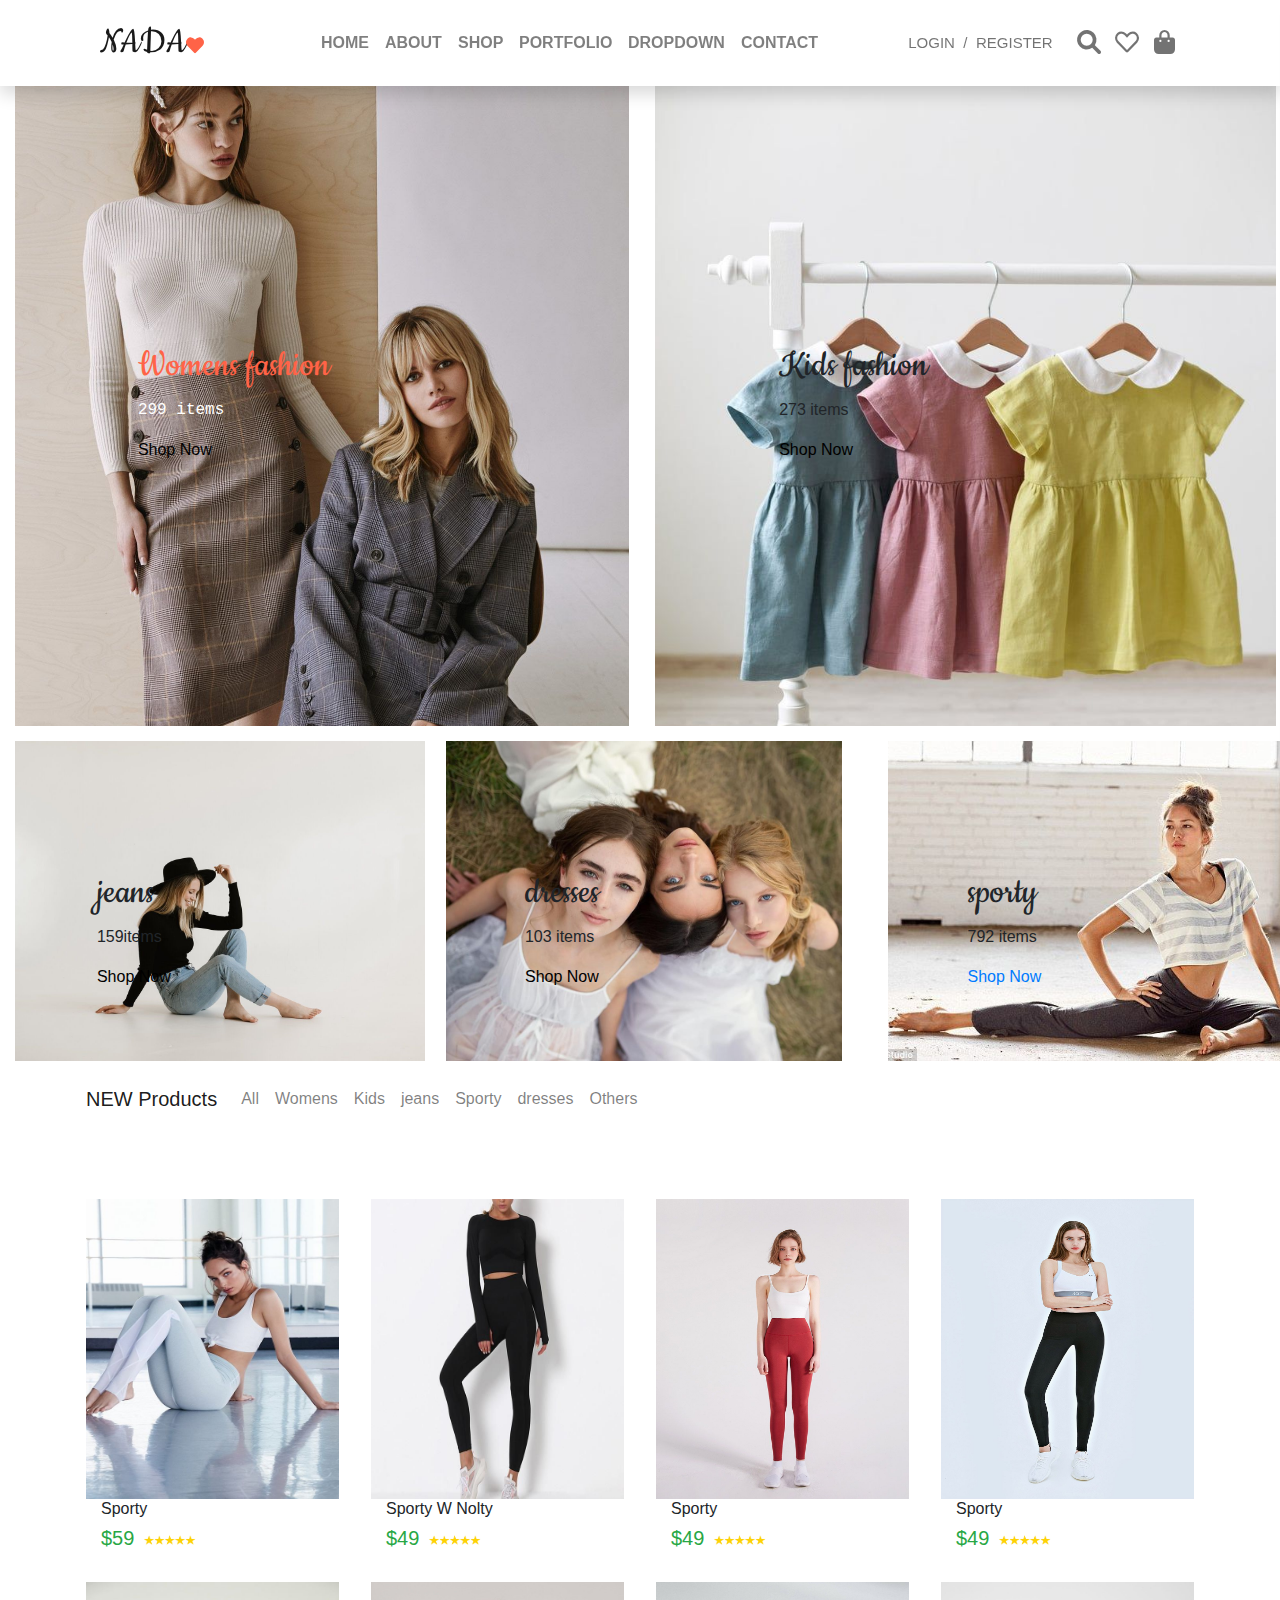
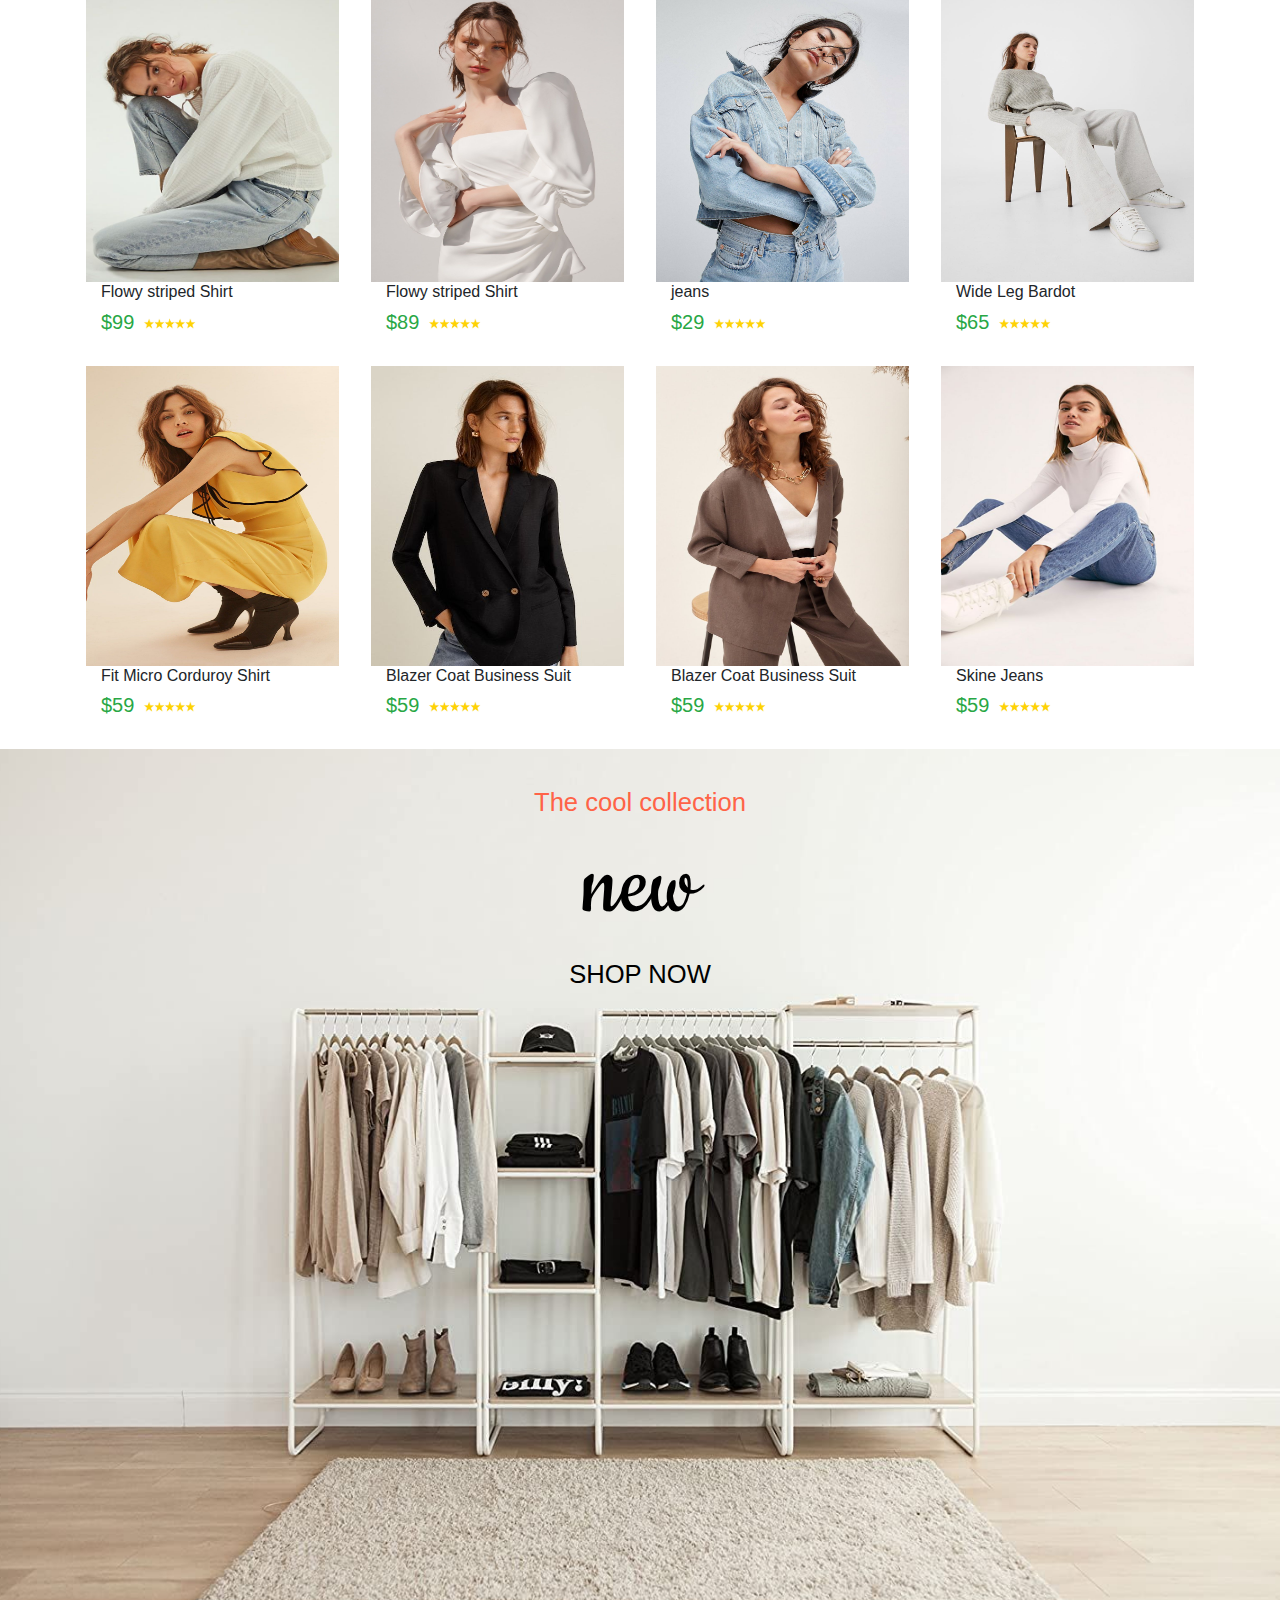
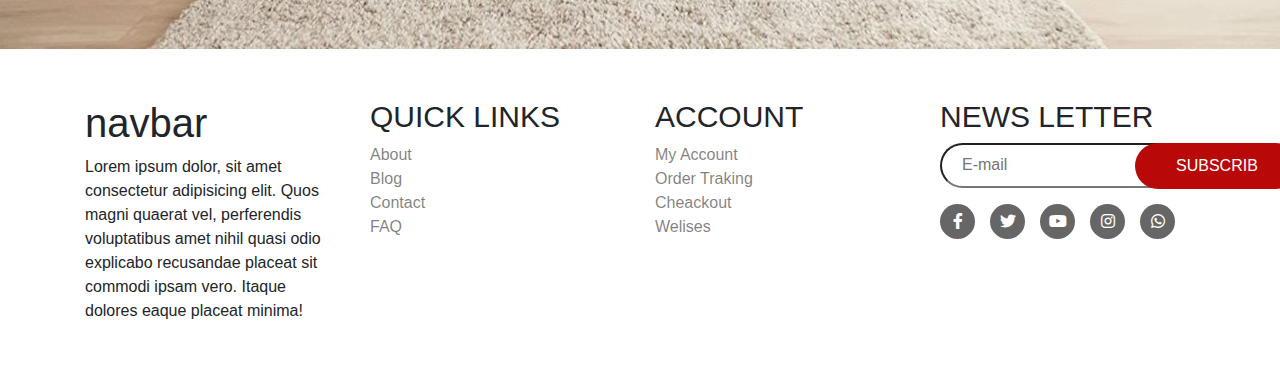
<file: index.html>
<!DOCTYPE html>
<html lang="en">

<head>
    <title>X-Team</title>
    <meta charset="UTF-8">
    <meta name="viewport" content="width=device-width, initial-scale=1">
    <meta name="viewport" content="width=device-width, initial-scale=1, maximum-scale=1, user-scalable=no">
    <link rel="stylesheet" href="css/libraries/aos.css">
    <link rel="stylesheet" href="css/libraries/bootstrap.min.css">
    <link rel="stylesheet" href="F-awesome/all.min.css">
    <link rel="stylesheet" href="F-awesome/fontawesome.min.css">
    <link rel="stylesheet" href="css/libraries/hover-min.css" media="all">
    <link rel="stylesheet" href="css/libraries/owl.carousel.min.css">
    <link rel="stylesheet" href="css/libraries/owl.theme.default.min.css">
    <link rel="stylesheet" href="css/libraries/animate.css">
    <link rel="stylesheet" href="css/home.css">
</head>

<body>
    <!-- navigation -->
    <header class="">
        <nav class="navbar navbar-expand-lg align-items-center navbar-light bg-white shadow fixed-top">
            <div class="container">
                <!-- logo -->
                <a class="navbar-brand col-sm-12 col-lg-auto text-center" href="#">NADA<i class="fas fa-heart fs-6"></i></a>
    
                <!-- toggler -->
                <button class="navbar-toggler" type="button" data-toggle="collapse" data-target="#navbarSupportedContent"
                    aria-controls="navbarSupportedContent" aria-expanded="false" aria-label="Toggle navigation">
                    <span class="navbar-toggler-icon"></span>
                </button>
    
                <!-- start navigation menu -->
                <div class="collapse navbar-collapse main-menu" id="navbarSupportedContent">
                    <ul class="navbar-nav align-content-center mx-3 mx-lg-auto display-6 px-3 px-lg-0">
                        <li class="nav-item ">
                            <a class="nav-link hvr-underline-from-center" href="#">
                                HOME
                            </a>
                        </li>
                        <li class="nav-item ">
                            <a class="nav-link hvr-underline-from-center" href="about.html">
                                ABOUT
                            </a>
                        </li>
                        <li class="nav-item ">
                            <a class="nav-link hvr-underline-from-center" href="shop.html">
                                SHOP
                            </a>
                        </li>
                        <li class="nav-item ">
                            <a class="nav-link hvr-underline-from-center" href="portfolio.html">
                                PORTFOLIO
                            </a>
                        </li>
                        <li class="nav-item dropdown">
                            <a class="nav-link dropdown-toggle hvr-underline-from-center" href="#" id="navbarDropdown"
                                role="button" data-toggle="dropdown" aria-expanded="false">
                                DROPDOWN
                            </a>
                            <div class="dropdown-menu mx-2 mx-lg-0 shadow border-0" aria-labelledby="navbarDropdown">
                                <a class="dropdown-item" href="#">Action</a>
                                <a class="dropdown-item" href="#">Another action</a>
                                <div class="dropdown-divider"></div>
                                <a class="dropdown-item" href="#">Something else here</a>
                            </div>
                        </li>
    
                        <li class="nav-item ">
                            <a class="nav-link hvr-underline-from-center" href="contact.html">
                                CONTACT
                            </a>
                        </li>
                    </ul>
                </div>
                <!-- end navigation menu-->
    
                <!-- start login & register  -->
                <div class="login-menu mx-auto d-none d-xl-block">
                    <a class="mx-1 " data-toggle="modal" data-target="#login" href="#">LOGIN</a>
                    <a class="">/</a>
                    <a class="mx-1" data-toggle="modal" data-target="#register" href="#">REGISTER</a>
                </div>
                <!-- end login & register  -->
    
                <!-- start shopping  -->
                <div class="right-menu mx-3 d-sm-block h4 my-auto ">
                    <a href="#" class="mx-1 cart-link" data-toggle="modal" data-target="#search">
                        <i class="fas fa-search fs-4"></i>
                    </a>
                    <a href="fav.html" class="mx-1 position-relative">
                        <i class="far fa-heart fs-4"></i>
                        <span class="cart-1 fav"></span>
                    </a>
    
                    <span class="shop open-cart mx-1 position-relative">
                        <i class="fas fa-bag-shopping fs-4 "></i>
                        <span class="cart"></span>
                    </span>
                </div>
                <!-- end shopping  -->
            </div>
        </nav>
    </header>
    <div class="nav-fix"></div>
    <!-- navigation -->

    <!-- mini cart  -->
    <div class="mini-cart bg-light shadow row align-content-start" >
        <div class="col-12 p-0">
            <div class="cart-title row justify-content-between align-items-center py-4 border-bottom  mx-0 px-4 mb-1">
                <div class="h5 text-uppercase c-title">Shopping cart</div>
                <i class="fa fa-close hvr-buzz-out h3 close-cart"></i>
            </div>
        </div>
        <div class="products col-12">
    
        </div>
        <div class="col-12">
            <div class="row align-items-center justify-content-between total-cost px-5 border-danger border-top pt-2">
                
            </div>
        </div>
        <div class="col-12 text-center view-cart mt-3">
            <a href="cart.html">
                <button class="btn btn-danger">View Cart</button>
            </a>
        </div>
        <div class="col-12 text-center view-cart mt-3">
            <a href="cart.html">
                <button class="btn btn-primary">Check Out</button>
            </a>
        </div>
    </div>
    <!-- mini cart  -->

    <!-- overlay  -->
    <div class="overlay" ></div>
    <!-- overlay  -->

    <!-- login Modal -->
    <div class="modal fade" id="login" tabindex="-1" aria-labelledby="exampleModalLabel" aria-hidden="true">
        <div class="modal-dialog ">
            <div class="modal-content shadow border-0">
                <div class="modal-header bg-danger">
                    <h5 class="modal-title" id="exampleModalLabel">LOGIN</h5>
                    <button type="button" class="close text-white" data-dismiss="modal" aria-label="Close">
                        <span aria-hidden="true">&times;</span>
                    </button>
                </div>
                <div class="modal-body">
                    <form>
                        <div class="form-group">
                            <label for="exampleInputEmail1">Email address</label>
                            <input type="email" class="form-control" id="exampleInputEmail1"
                                aria-describedby="emailHelp">
                            <small id="emailHelp" class="form-text text-muted">We'll never share your email with anyone
                                else.</small>
                        </div>
                        <div class="form-group">
                            <label for="exampleInputPassword1">Password</label>
                            <input type="password" class="form-control" id="exampleInputPassword1">
                        </div>
                        <div class="form-group form-check">
                            <input type="checkbox" class="form-check-input" id="exampleCheck1">
                            <label class="form-check-label" for="exampleCheck1">Remember me</label>
                        </div>
                        <button type="submit" class="btn btn-danger">Log In</button>
                    </form>
                </div>
            </div>
        </div>
    </div>
    <!-- login Modal -->

    <!-- register Modal -->
    <div class="modal fade" id="register" tabindex="-1" aria-labelledby="exampleModalLabel" aria-hidden="true">
        <div class="modal-dialog ">
            <div class="modal-content shadow border-0">
                <div class="modal-header bg-danger">
                    <h5 class="modal-title" id="exampleModalLabel">Register</h5>
                    <button type="button" class="close text-white" data-dismiss="modal" aria-label="Close">
                        <span aria-hidden="true">&times;</span>
                    </button>
                </div>
                <div class="modal-body">
                    <form>
                        <div class="form-row">
                            <div class="form-group col-md-6">
                                <label for="inputEmail4">Email</label>
                                <input type="email" class="form-control" id="inputEmail4">
                            </div>
                            <div class="form-group col-md-6">
                                <label for="inputPassword4">Password</label>
                                <input type="password" class="form-control" id="inputPassword4">
                            </div>
                        </div>
                        <div class="form-group">
                            <label for="inputAddress">Address</label>
                            <input type="text" class="form-control" id="inputAddress" placeholder="1234 Main St">
                        </div>
                        <div class="form-group">
                            <label for="inputAddress2">Address 2</label>
                            <input type="text" class="form-control" id="inputAddress2"
                                placeholder="Apartment, studio, or floor">
                        </div>
                        <div class="form-row">
                            <div class="form-group col-md-6">
                                <label for="inputCity">City</label>
                                <input type="text" class="form-control" id="inputCity">
                            </div>
                            <div class="form-group col-md-4">
                                <label for="inputState">State</label>
                                <select id="inputState" class="form-control">
                                    <option selected>Choose...</option>
                                    <option>Ahmed Palestine</option>
                                    <option>Manar Egypt</option>
                                    <option>Omnia Egypt</option>
                                    <option>Adel Egypt</option>
                                </select>
                            </div>
                            <div class="form-group col-md-2">
                                <label for="inputZip">Zip</label>
                                <input type="text" class="form-control" id="inputZip">
                            </div>
                        </div>
                        <div class="form-group">
                            <div class="form-check">
                                <input class="form-check-input" type="checkbox" id="gridCheck">
                                <label class="form-check-label" for="gridCheck">
                                    Accept all conditions.
                                </label>
                            </div>
                        </div>
                        <button type="submit" class="btn btn-danger">Register</button>
                    </form>
                </div>
            </div>
        </div>
    </div>
    <!-- register Modal -->

    <!-- preview modal -->
    <div class="modal fade" id="preview" tabindex="-1" aria-labelledby="exampleModalLabel" aria-hidden="true">
        <div class="modal-dialog modal-lg">
            <div class="modal-content shadow border-0">
                <div class="modal-header bg-danger">
                    <h5 class="modal-title prev-title" id="exampleModalLabel"></h5>
                    <button type="button" class="close text-white" data-dismiss="modal" aria-label="Close">
                        <span aria-hidden="true">&times;</span>
                    </button>
                </div>
                <div class="modal-body preview-modal">
                    
                </div>
            </div>
        </div>
    </div>
    <!-- preview modal -->
    
    <!-- all lage screen -->
    <section>
        <div class="container-fluid">
            <div class="row">
                <div class="col-lg-6 col-md-6 col-sm-12 col-12 d-none d-lg-block d-md-block">
                    <div class="card0">
                        <div class="cardcontent">
                            <h1>Womens fashion</h1>
                            <p>299 items</p>
                            <a href="#">Shop Now</a>
                        </div>
                    </div>
                </div>
                <div class="col-lg-6 col-md-6 col-sm-12 col-12 d-none d-lg-block d-md-block">
                    <div class="card1">
                        <div class="cardcontent1">
                            <h1>Kids fashion</h1>
                            <p>273 items</p>
                            <a href="#">Shop Now</a>
                        </div>
                    </div>
                </div>
                <div class="col-lg-4 col-md-4 col-sm-12 col-12 d-none d-lg-block d-md-block">
                    <div class="card2">
                        <div class="cardcontent2">
                            <h1>jeans</h1>
                            <p>159items</p>
                            <a href="#">Shop Now</a>
                        </div>
                    </div>
                </div>
                <div class="col-lg-4 col-md-4 col-sm-12 col-12 d-none d-lg-block d-md-block">
                    <div class="card3">
                        <div class="cardcontent3">
                            <h1>dresses</h1>
                            <p>103 items</p>
                            <a href="#">Shop Now</a>
                        </div>
                    </div>
                </div>
                <div class="col-lg-4 col-md-4 col-sm-12 col-12 d-none d-lg-block d-md-block">
                    <div class="card4">
                        <div class="cardcontent4">
                            <h1>sporty</h1>
                            <p>792 items</p>
                            <a href="#">Shop Now</a>
                        </div>
                    </div>
                </div>
            </div>
        </div>
        <!-- large screen end here -->
        <!-- carousel for small screen -->
        <div id="demo" class="carousel slide" data-ride="carousel">
            <ul class="carousel-indicators">
                <li data-target="#demo" data-slide-to="0" class="active"></li>
                <li data-target="#demo" data-slide-to="1"></li>
                <li data-target="#demo" data-slide-to="2"></li>
                <li data-target="#demo" data-slide-to="3"></li>
                <li data-target="#demo" data-slide-to="4"></li>
            </ul>
            <div class="carousel-inner">
                <div class="carousel-item active">
                    <div class="carouselimg"></div>
                    <div class="carousel-caption">
                        <h1>Womens fashion</h1>
                        <p>299 items</p>
                        <a href="#">Shop Now</a>
                    </div>
                </div>
                <div class="carousel-item">
                    <div class="carouselimg1"></div>
                    <div class="carousel-caption">
                        <h1>Kids fashion</h1>
                        <p>273 items</p>
                        <a href="#">Shop Now</a>
                    </div>
                </div>
                <div class="carousel-item">
                    <div class="carouselimg2"></div>
                    <div class="carousel-caption">
                        <h1>jeans</h1>
                        <p>159items</p>
                        <a href="#">Shop Now</a>
                    </div>
                </div>
                <div class="carousel-item">
                    <div class="carouselimg3"></div>
                    <div class="carousel-caption">
                        <h1>dresses</h1>
                        <p>103 items</p>
                        <a href="#">Shop Now</a>
                    </div>
                </div>
                <div class="carousel-item">
                    <div class="carouselimg4"></div>
                    <div class="carousel-caption">
                        <h1>sporty</h1>
                        <p>792 items</p>
                        <a href="#">Shop Now</a>
                    </div>
                </div>
            </div>
            <a class="carousel-control-prev" href="#demo" data-slide="prev">
                <span class="carousel-control-prev-icon"></span>
            </a>
            <a class="carousel-control-next" href="#demo" data-slide="next">
                <span class="carousel-control-next-icon"></span>
            </a>
        </div>
    </section>
    <!-- carousel end here -->

    <!-- second nav bar start here -->
    <nav class="navbar navbar-expand-md align-items-center navbar-light bg-transparent container">
        <a class="navbar-brand" href="#">NEW Products</a>
        <button class="navbar-toggler" type="button" data-toggle="collapse" data-target="#collapsibleNavbar">
            <span class="navbar-toggler-icon"></span>
        </button>
        <div class="collapse navbar-collapse" id="collapsibleNavbar">
            <ul class="navbar-nav justify-content-center">
                <li class="nav-item">
                    <a class="nav-link" href="#">All</a>
                </li>
                <li class="nav-item">
                    <a class="nav-link" href="#">Womens</a>
                </li>
                <li class="nav-item">
                    <a class="nav-link" href="#">Kids</a>
                </li>
                <li class="nav-item">
                    <a class="nav-link" href="#">jeans</a>
                </li>
                <li class="nav-item">
                    <a class="nav-link" href="#">Sporty</a>
                </li>
                <li class="nav-item">
                    <a class="nav-link" href="#">dresses</a>
                </li>
                <li class="nav-item">
                    <a class="nav-link" href="#">Others</a>
                </li>
            </ul>
        </div>
    </nav>
    <br>
    <!-- second nav bar end here -->
    
    <!-- third section cards -->
    <br class="d-none d-lg-block d-md-block d-sm-block">
    <section>
        <div class="container">
            <div class="row products-holder mb-4">
                
            </div>
        </div>
        <!-- third section end -->
        <!-- second carousel for small screen -->
        <div id="secondcarousel" class="carousel slide d-sm-none" data-ride="carousel">
            <ul class="carousel-indicators">
                <li data-target="#secondcarousel" data-slide-to="0" class="active"></li>
                <li data-target="#secondcarousel" data-slide-to="1"></li>
                <li data-target="#secondcarousel" data-slide-to="2"></li>
                <li data-target="#secondcarousel" data-slide-to="3"></li>
                <li data-target="#secondcarousel" data-slide-to="4"></li>
                <li data-target="#secondcarousel" data-slide-to="5"></li>
                <li data-target="#secondcarousel" data-slide-to="6"></li>
                <li data-target="#secondcarousel" data-slide-to="7"></li>
                <li data-target="#secondcarousel" data-slide-to="8"></li>
                <li data-target="#secondcarousel" data-slide-to="9"></li>
                <li data-target="#secondcarousel" data-slide-to="10"></li>
                <li data-target="#secondcarousel" data-slide-to="11"></li>
            </ul>
            <div class="carousel-inner">
                <div class="carousel-item active">
                    <div class="carouselimg5"></div>
                    <div class="carousel-caption">
                        <h2 class="thirdsectionh2">Sporty</h2>
                        <h2 class="thirdsectionh2">$59.0</h2>
                    </div>
                </div>
                <div class="carousel-item">
                    <div class="carouselimg6"></div>
                    <div class="carousel-caption">
                        <h2 class="thirdsectionh2">Sporty</h2>
                        <h2 class="thirdsectionh2">$59.0</h2>
                    </div>
                </div>
                <div class="carousel-item">
                    <div class="carouselimg7"></div>
                    <div class="carousel-caption">
                        <h2 class="thirdsectionh2">Sporty</h2>
                        <h2 class="thirdsectionh2">$59.0</h2>
                    </div>
                </div>
                <div class="carousel-item">
                    <div class="carouselimg8"></div>
                    <div class="carousel-caption">
                        <h2 class="thirdsectionh2">Sporty</h2>
                        <h2 class="thirdsectionh2">$59.0</h2>
                    </div>
                </div>
                <div class="carousel-item">
                    <div class="carouselimg9"></div>
                    <div class="carousel-caption">
                        <h2 class="thirdsectionh2">Sporty</h2>
                        <h2 class="thirdsectionh2">$59.0</h2>
                    </div>
                </div>
                <div class="carousel-item">
                    <div class="carouselimg10"></div>
                    <div class="carousel-caption">
                        <h2 class="thirdsectionh2">Sporty</h2>
                        <h2 class="thirdsectionh2">$59.0</h2>
                    </div>
                </div>
                <div class="carousel-item">
                    <div class="carouselimg11"></div>
                    <div class="carousel-caption">
                        <h2 class="thirdsectionh2">Sporty</h2>
                        <h2 class="thirdsectionh2">$59.0</h2>
                    </div>
                </div>
                <div class="carousel-item">
                    <div class="carouselimg12"></div>
                    <div class="carousel-caption">
                        <h2 class="thirdsectionh2">Sporty</h2>
                        <h2 class="thirdsectionh2">$59.0</h2>
                    </div>
                </div>
                <div class="carousel-item">
                    <div class="carouselimg13"></div>
                    <div class="carousel-caption">
                        <h2 class="thirdsectionh2">Sporty</h2>
                        <h2 class="thirdsectionh2">$59.0</h2>
                    </div>
                </div>
                <div class="carousel-item">
                    <div class="carouselimg14"></div>
                    <div class="carousel-caption">
                        <h2 class="thirdsectionh2">Sporty</h2>
                        <h2 class="thirdsectionh2">$59.0</h2>
                    </div>
                </div>
                <div class="carousel-item">
                    <div class="carouselimg15"></div>
                    <div class="carousel-caption">
                        <h2 class="thirdsectionh2">Sporty</h2>
                        <h2 class="thirdsectionh2">$59.0</h2>
                    </div>
                </div>
            </div>

            <a class="carousel-control-prev" href="#secondcarousel" data-slide="prev">
                <span class="carousel-control-prev-icon"></span>
            </a>
            <a class="carousel-control-next" href="#secondcarousel" data-slide="next">
                <span class="carousel-control-next-icon"></span>
            </a>
        </div>
    </section>
    <!-- second carousel end here -->

    <!-- forth section start here -->
    <section class="fsection">
        <div>
            <h1>The cool collection</h1>
            <h2>new</h2>
            <h3><a href="#">SHOP NOW</a></h3>
        </div>
    </section>

    
    <!-- start footer -->
    <footer class="Footer">
        <div class="container">
            <div class="row">
                <div class="col-md-6 col-lg-3 frist-footer-list">
                    <h1>navbar</h1>
                    <p>Lorem ipsum dolor, sit amet consectetur adipisicing elit. Quos magni quaerat vel, perferendis
                        voluptatibus amet nihil quasi odio explicabo recusandae placeat sit commodi ipsam vero. Itaque
                        dolores eaque placeat minima!</p>
                </div>
    
                <div class="col-md-6 col-lg-3 second-footer-list text-left">
                    <h2>quick links</h2>
                    <ul class="list-unstyled">
                        <li><a href="#">About</a></li>
                        <li><a href="#">Blog</a></li>
                        <li><a href="#">contact</a></li>
                        <li><a href="#">FAQ</a></li>
    
                    </ul>
                </div>
                <div class="col-md-6 col-lg-3 third-footer-list text-left">
                    <h2>account</h2>
                    <ul class="list-unstyled">
                        <li><a href="#">my account</a></li>
                        <li><a href="#">order traking</a></li>
                        <li><a href="#">cheackout</a></li>
                        <li><a href="#">welises</a></li>
                    </ul>
                </div>
                <div class="col-md-6 col-lg-3 fourth-footer-list text-left">
                    <h2>news letter</h2>
                    <form action="#" method="post">
                        <input type="email" class="btn1" placeholder="E-mail">
                        <input type="button" value="subscrib" class="btn">
                    </form>
                    <ul class="list-unstyled fourth text-left">
                        <li class="text-center"><a href="#"><i class="fab fa-facebook-f  rounded-circle"></i></a></li>
                        <li class="text-center"><a href="#"><i class="fab fa-twitter  rounded-circle"></i></a></li>
                        <li class="text-center"><a href="#"><i class="fab fa-youtube  rounded-circle"></i></a></li>
                        <li class="text-center"><a href="#"><i class="fab fa-instagram  rounded-circle"></i></a></li>
                        <li class="text-center"><a href="#"><i class="fab fa-whatsapp  rounded-circle"></i></a></li>
                    </ul>
                </div>
            </div>
        </div>
    </footer>
    <!-- end footer -->

    
    <script src="js/jquery-3.6.0.min.js"></script>
    <script src="js/owl.carousel.min.js"></script>
    <script src="js/aos.js"></script>
    <script>
        AOS.init();
    </script>
    <script src="js/bootstrap.min.js"></script>
    <script src="js/data.js"></script>
    
    <script src="js/custom.js"></script>
</body>

</html>
</file>
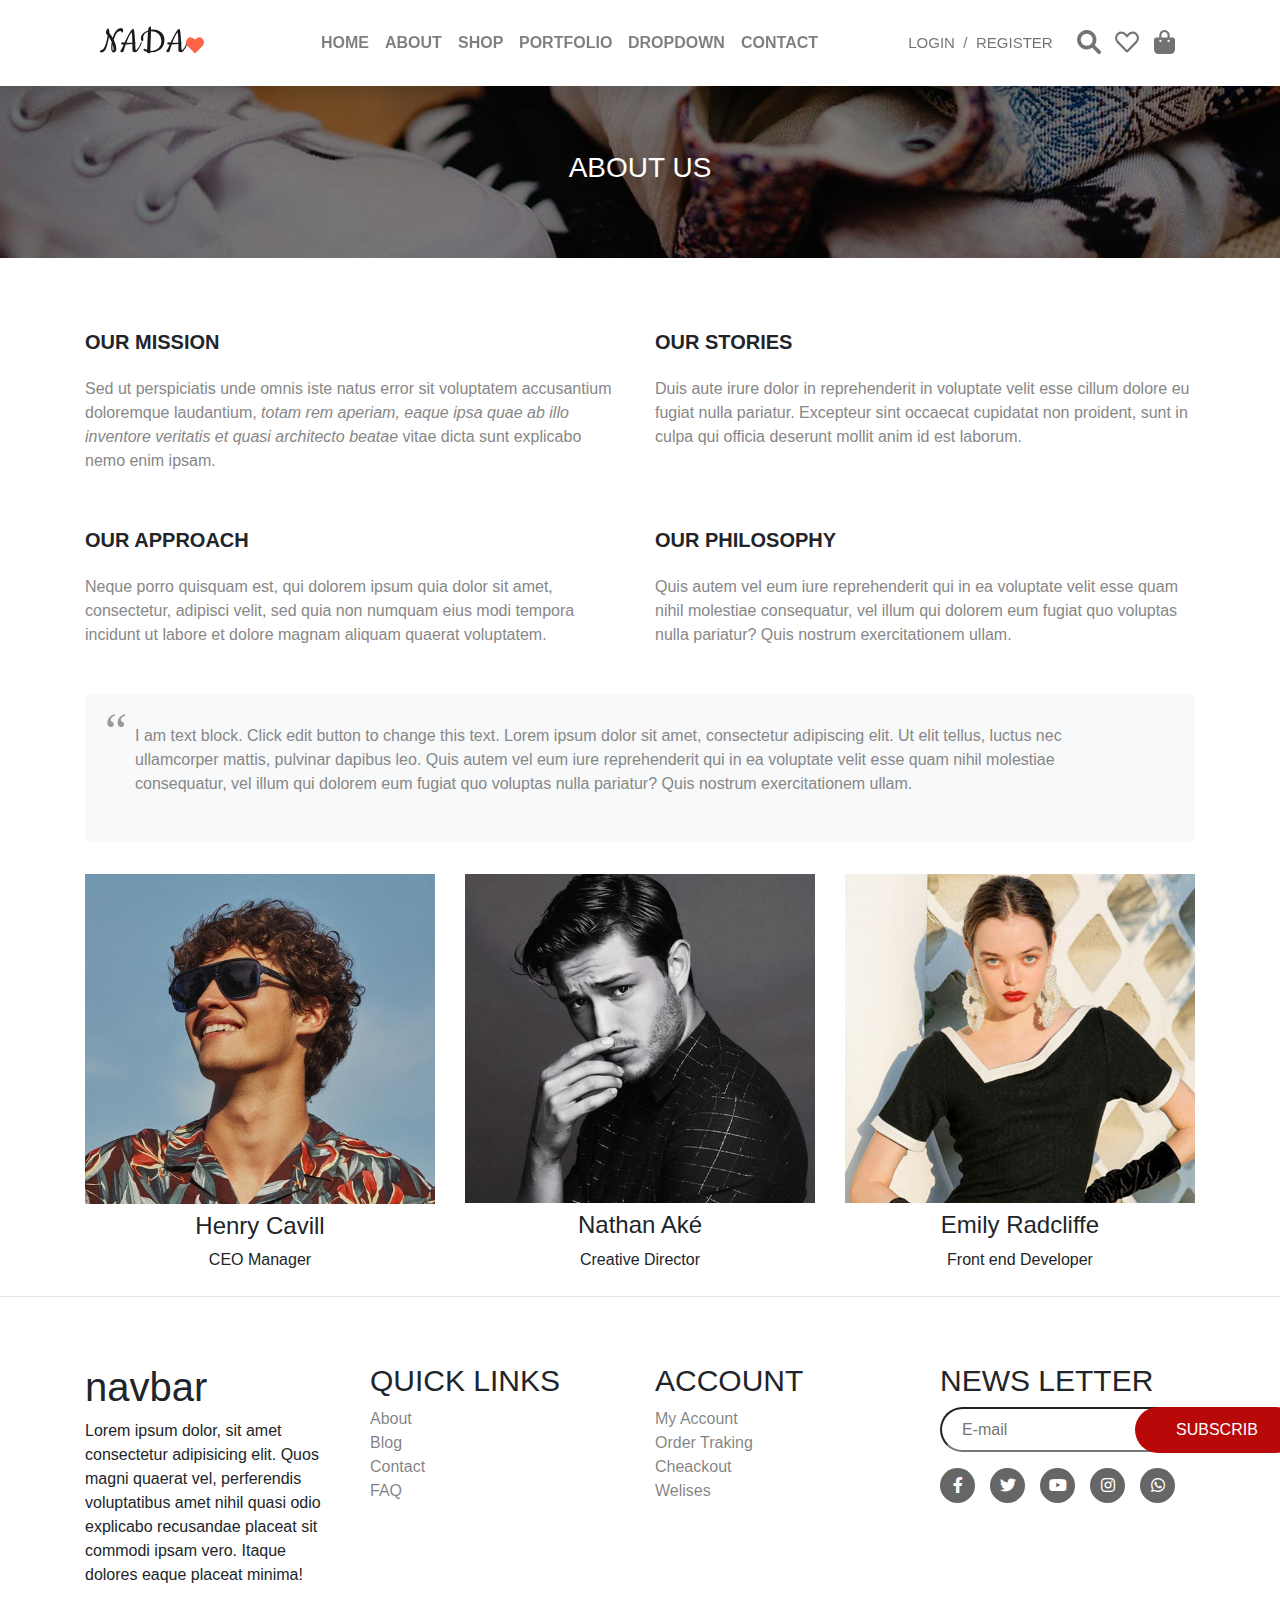
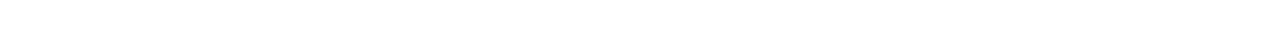
<file: about.html>
<!DOCTYPE html>
<html lang="en">

<head>
    <title>X-Team</title>
    <meta charset="UTF-8">
    <meta name="viewport" content="width=device-width, initial-scale=1">
    <meta name="viewport" content="width=device-width, initial-scale=1, maximum-scale=1, user-scalable=no">
    <link rel="stylesheet" href="css/libraries/aos.css">
    <link rel="stylesheet" href="css/libraries/bootstrap.min.css">
    <link rel="stylesheet" href="F-awesome/all.min.css">
    <link rel="stylesheet" href="F-awesome/fontawesome.min.css">
    <link rel="stylesheet" href="css/libraries/hover-min.css" media="all">
    <link rel="stylesheet" href="css/libraries/owl.carousel.min.css">
    <link rel="stylesheet" href="css/libraries/owl.theme.default.min.css">
    <link rel="stylesheet" href="css/libraries/animate.css">
    <link rel="stylesheet" href="css/about.css">
</head>

<body>
    <!-- navigation -->
    <header class="">
        <nav class="navbar navbar-expand-lg align-items-center navbar-light bg-white shadow fixed-top">
            <div class="container">
                <!-- logo -->
                <a class="navbar-brand col-sm-12 col-lg-auto text-center" href="#">NADA<i class="fas fa-heart fs-6"></i></a>
    
                <!-- toggler -->
                <button class="navbar-toggler" type="button" data-toggle="collapse" data-target="#navbarSupportedContent"
                    aria-controls="navbarSupportedContent" aria-expanded="false" aria-label="Toggle navigation">
                    <span class="navbar-toggler-icon"></span>
                </button>
    
                <!-- start navigation menu -->
                <div class="collapse navbar-collapse main-menu" id="navbarSupportedContent">
                    <ul class="navbar-nav align-content-center mx-3 mx-lg-auto display-6 px-3 px-lg-0">
                        <li class="nav-item ">
                            <a class="nav-link hvr-underline-from-center" href="index.html">
                                HOME
                            </a>
                        </li>
                        <li class="nav-item ">
                            <a class="nav-link hvr-underline-from-center" href="#">
                                ABOUT
                            </a>
                        </li>
                        <li class="nav-item ">
                            <a class="nav-link hvr-underline-from-center" href="shop.html">
                                SHOP
                            </a>
                        </li>
                        <li class="nav-item ">
                            <a class="nav-link hvr-underline-from-center" href="portfolio.html">
                                PORTFOLIO
                            </a>
                        </li>
                        <li class="nav-item dropdown">
                            <a class="nav-link dropdown-toggle hvr-underline-from-center" href="#" id="navbarDropdown"
                                role="button" data-toggle="dropdown" aria-expanded="false">
                                DROPDOWN
                            </a>
                            <div class="dropdown-menu mx-2 mx-lg-0 shadow border-0" aria-labelledby="navbarDropdown">
                                <a class="dropdown-item" href="#">Action</a>
                                <a class="dropdown-item" href="#">Another action</a>
                                <div class="dropdown-divider"></div>
                                <a class="dropdown-item" href="#">Something else here</a>
                            </div>
                        </li>
    
                        <li class="nav-item ">
                            <a class="nav-link hvr-underline-from-center" href="contact.html">
                                CONTACT
                            </a>
                        </li>
                    </ul>
                </div>
                <!-- end navigation menu-->
    
                <!-- start login & register  -->
                <div class="login-menu mx-auto d-none d-xl-block">
                    <a class="mx-1 " data-toggle="modal" data-target="#login" href="#">LOGIN</a>
                    <a class="">/</a>
                    <a class="mx-1" data-toggle="modal" data-target="#register" href="#">REGISTER</a>
                </div>
                <!-- end login & register  -->
    
                <!-- start shopping  -->
                <div class="right-menu mx-3 d-sm-block h4 my-auto ">
                    <a href="#" class="mx-1 cart-link" data-toggle="modal" data-target="#search">
                        <i class="fas fa-search fs-4"></i>
                    </a>
                    <a href="fav.html" class="mx-1 position-relative">
                        <i class="far fa-heart fs-4"></i>
                        <span class="cart-1 fav"></span>
                    </a>
    
                    <span class="shop open-cart mx-1 position-relative">
                        <i class="fas fa-bag-shopping fs-4 "></i>
                        <span class="cart"></span>
                    </span>
                </div>
                <!-- end shopping  -->
            </div>
        </nav>
    </header>
    <div class="nav-fix"></div>
    <!-- navigation -->

    <!-- mini cart  -->
    <div class="mini-cart bg-light shadow row align-content-start" >
        <div class="col-12 p-0">
            <div class="cart-title row justify-content-between align-items-center py-4 border-bottom  mx-0 px-4 mb-1">
                <div class="h5 text-uppercase c-title">Shopping cart</div>
                <i class="fa fa-close hvr-buzz-out h3 close-cart"></i>
            </div>
        </div>
        <div class="products col-12">
    
        </div>
        <div class="col-12">
            <div class="row align-items-center justify-content-between total-cost px-5 border-danger border-top pt-2">
                
            </div>
        </div>
        <div class="col-12 text-center view-cart mt-3">
            <a href="cart.html">
                <button class="btn btn-danger">View Cart</button>
            </a>
        </div>
        <div class="col-12 text-center view-cart mt-3">
            <a href="cart.html">
                <button class="btn btn-primary">Check Out</button>
            </a>
        </div>
    </div>
    <!-- mini cart  -->

    <!-- overlay  -->
    <div class="overlay" ></div>
    <!-- overlay  -->

    <!-- login Modal -->
    <div class="modal fade" id="login" tabindex="-1" aria-labelledby="exampleModalLabel" aria-hidden="true">
        <div class="modal-dialog ">
            <div class="modal-content shadow border-0">
                <div class="modal-header bg-danger">
                    <h5 class="modal-title" id="exampleModalLabel">LOGIN</h5>
                    <button type="button" class="close text-white" data-dismiss="modal" aria-label="Close">
                        <span aria-hidden="true">&times;</span>
                    </button>
                </div>
                <div class="modal-body">
                    <form>
                        <div class="form-group">
                            <label for="exampleInputEmail1">Email address</label>
                            <input type="email" class="form-control" id="exampleInputEmail1"
                                aria-describedby="emailHelp">
                            <small id="emailHelp" class="form-text text-muted">We'll never share your email with anyone
                                else.</small>
                        </div>
                        <div class="form-group">
                            <label for="exampleInputPassword1">Password</label>
                            <input type="password" class="form-control" id="exampleInputPassword1">
                        </div>
                        <div class="form-group form-check">
                            <input type="checkbox" class="form-check-input" id="exampleCheck1">
                            <label class="form-check-label" for="exampleCheck1">Remember me</label>
                        </div>
                        <button type="submit" class="btn btn-danger">Log In</button>
                    </form>
                </div>
            </div>
        </div>
    </div>
    <!-- login Modal -->

    <!-- register Modal -->
    <div class="modal fade" id="register" tabindex="-1" aria-labelledby="exampleModalLabel" aria-hidden="true">
        <div class="modal-dialog ">
            <div class="modal-content shadow border-0">
                <div class="modal-header bg-danger">
                    <h5 class="modal-title" id="exampleModalLabel">Register</h5>
                    <button type="button" class="close text-white" data-dismiss="modal" aria-label="Close">
                        <span aria-hidden="true">&times;</span>
                    </button>
                </div>
                <div class="modal-body">
                    <form>
                        <div class="form-row">
                            <div class="form-group col-md-6">
                                <label for="inputEmail4">Email</label>
                                <input type="email" class="form-control" id="inputEmail4">
                            </div>
                            <div class="form-group col-md-6">
                                <label for="inputPassword4">Password</label>
                                <input type="password" class="form-control" id="inputPassword4">
                            </div>
                        </div>
                        <div class="form-group">
                            <label for="inputAddress">Address</label>
                            <input type="text" class="form-control" id="inputAddress" placeholder="1234 Main St">
                        </div>
                        <div class="form-group">
                            <label for="inputAddress2">Address 2</label>
                            <input type="text" class="form-control" id="inputAddress2"
                                placeholder="Apartment, studio, or floor">
                        </div>
                        <div class="form-row">
                            <div class="form-group col-md-6">
                                <label for="inputCity">City</label>
                                <input type="text" class="form-control" id="inputCity">
                            </div>
                            <div class="form-group col-md-4">
                                <label for="inputState">State</label>
                                <select id="inputState" class="form-control">
                                    <option selected>Choose...</option>
                                    <option>Ahmed Palestine</option>
                                    <option>Manar Egypt</option>
                                    <option>Omnia Egypt</option>
                                    <option>Adel Egypt</option>
                                </select>
                            </div>
                            <div class="form-group col-md-2">
                                <label for="inputZip">Zip</label>
                                <input type="text" class="form-control" id="inputZip">
                            </div>
                        </div>
                        <div class="form-group">
                            <div class="form-check">
                                <input class="form-check-input" type="checkbox" id="gridCheck">
                                <label class="form-check-label" for="gridCheck">
                                    Accept all conditions.
                                </label>
                            </div>
                        </div>
                        <button type="submit" class="btn btn-danger">Register</button>
                    </form>
                </div>
            </div>
        </div>
    </div>
    <!-- register Modal -->

    <!-- about us -->
    <main class="main-info">
        <div class="container-fluid text-uppercase text-center text-white info-head position-relative px-0">
            <h3 class="text-center position-relative">about Us</h3>
            <div class="overlay-1 position-absolute w-100"></div>
        </div>
        <div class="container about-info mt-5">
            <div>
                <div class="row ">
                    <div class="col-12 col-md-6 mt-4">
                        <h5 class=""><strong>OUR MISSION</strong></h5>
                        <p class="">Sed ut perspiciatis unde omnis iste natus error sit voluptatem accusantium doloremque laudantium, <em>totam rem aperiam, eaque ipsa quae ab illo inventore veritatis et quasi architecto beatae</em> vitae dicta sunt explicabo nemo enim ipsam.</p>
                    </div>
                    <div class="col-12 col-md-6 mt-4">
                        <h5 class=""><strong>OUR STORIES</strong></h5>
                        <p class="">Duis aute irure dolor in reprehenderit in voluptate velit esse cillum dolore eu fugiat nulla pariatur. Excepteur sint occaecat cupidatat non proident, sunt in culpa qui officia deserunt mollit anim id est laborum.</p>
                    </div>
                    <div class="col-12 col-md-6 mt-4">
                        <h5 class="fs__20"><strong>OUR APPROACH</strong></h5>
                        <p class="mg__0">Neque porro quisquam est, qui dolorem ipsum quia dolor sit amet, consectetur, adipisci velit, sed quia non numquam eius modi tempora incidunt ut labore et dolore magnam aliquam quaerat voluptatem.</p>
                    </div>
                    <div class="col-12 col-md-6  mt-4">
                        <h5 class="fs__20"><strong>OUR PHILOSOPHY</strong></h5>
                        <p class="mg__0">Quis autem vel eum iure reprehenderit qui in ea voluptate velit esse quam nihil molestiae consequatur, vel illum qui dolorem eum fugiat quo voluptas nulla pariatur? Quis nostrum exercitationem ullam.</p>
                    </div>
                    <div class="col-12 mt-3">
                        <blockquote class="bg-light">
                            <p> I am text block. Click edit button to change this text. Lorem ipsum dolor sit amet, consectetur adipiscing elit. Ut elit tellus, luctus nec ullamcorper mattis, pulvinar dapibus leo. Quis autem vel eum iure reprehenderit qui in ea voluptate velit esse quam nihil molestiae consequatur, vel illum qui dolorem eum fugiat quo voluptas nulla pariatur? Quis nostrum exercitationem ullam.</p>
                        </blockquote>
                    </div>
                    <div class="col-12 col-md-4 mt-3">
                        <div class=" pb-2 position-relative text-center about-team-1">
                            <div class="">
                                <picture ><img src="img/about-1.jpg" class="w-100">
                                </picture>
                            </div>
                            <h4 class="mt-2 ">Henry Cavill</h4>
                            <span>CEO Manager</span>
                            <div class="position-absolute about-team">
                                <a class="facebook" href="#">
                                    <i class="fab fa-facebook"></i>
                                </a>
                                <a class="twitter" href="#">
                                    <i class="fab fa-twitter"></i>
                                </a>
                            </div>
                        </div>
                    </div>
                    <div class="col-12 col-md-4 mt-3">
                        <div class=" pb-2 position-relative text-center about-team-1">
                            <div class="">
                                <picture ><img src="img/about-2.jpg" class="w-100">
                                </picture>
                            </div>
                            <h4 class="mt-2 ">Nathan Aké</h4>
                            <span>Creative Director</span>
                            <div class="position-absolute about-team">
                                <a class="facebook" href="#">
                                    <i class="fab fa-facebook"></i>
                                </a>
                                <a class="twitter" href="#">
                                    <i class="fab fa-twitter"></i>
                                </a>
                            </div>
                        </div>
                    </div>
                    <div class="col-12 col-md-4 mt-3">
                        <div class=" pb-2 position-relative text-center about-team-1">
                            <div class="">
                                <picture ><img src="img/about-3.jpg" class="w-100">
                                </picture>
                            </div>
                            <h4 class="mt-2 ">Emily Radcliffe</h4>
                            <span>Front end Developer</span>
                            <div class="position-absolute about-team">
                                <a class="facebook" href="#">
                                    <i class="fab fa-facebook"></i>
                                </a>
                                <a class="twitter" href="#">
                                    <i class="fab fa-twitter"></i>
                                </a>
                            </div>
                        </div>
                    </div>
                </div>
            </div>
        </div>
    </main>
    <!-- contact us -->

    <hr>
    <!-- start footer -->
    <footer class="Footer">
        <div class="container">
            <div class="row">
                <div class="col-md-6 col-lg-3 frist-footer-list">
                    <h1>navbar</h1>
                    <p>Lorem ipsum dolor, sit amet consectetur adipisicing elit. Quos magni quaerat vel, perferendis
                        voluptatibus amet nihil quasi odio explicabo recusandae placeat sit commodi ipsam vero. Itaque
                        dolores eaque placeat minima!</p>
                </div>

                <div class="col-md-6 col-lg-3 second-footer-list text-left">
                    <h2>quick links</h2>
                    <ul class="list-unstyled">
                        <li><a href="#">About</a></li>
                        <li><a href="#">Blog</a></li>
                        <li><a href="#">contact</a></li>
                        <li><a href="#">FAQ</a></li>

                    </ul>
                </div>
                <div class="col-md-6 col-lg-3 third-footer-list text-left">
                    <h2>account</h2>
                    <ul class="list-unstyled">
                        <li><a href="#">my account</a></li>
                        <li><a href="#">order traking</a></li>
                        <li><a href="#">cheackout</a></li>
                        <li><a href="#">welises</a></li>
                    </ul>
                </div>
                <div class="col-md-6 col-lg-3 fourth-footer-list text-left">
                    <h2>news letter</h2>
                    <form action="#" method="post">
                        <input type="email" class="btn1" placeholder="E-mail">
                        <input type="button" value="subscrib" class="btn">
                    </form>
                    <ul class="list-unstyled fourth text-left">
                        <li class="text-center"><a href="#"><i class="fab fa-facebook-f  rounded-circle"></i></a></li>
                        <li class="text-center"><a href="#"><i class="fab fa-twitter  rounded-circle"></i></a></li>
                        <li class="text-center"><a href="#"><i class="fab fa-youtube  rounded-circle"></i></a></li>
                        <li class="text-center"><a href="#"><i class="fab fa-instagram  rounded-circle"></i></a></li>
                        <li class="text-center"><a href="#"><i class="fab fa-whatsapp  rounded-circle"></i></a></li>
                    </ul>
                </div>
            </div>
        </div>
    </footer>
    <!-- end footer -->


    <script src="js/jquery-3.6.0.min.js"></script>
    <script src="js/owl.carousel.min.js"></script>
    <script src="js/aos.js"></script>
    <script>
        AOS.init();
    </script>
    <script src="js/bootstrap.min.js"></script>
    <script src="js/about.js"></script>
</body>

</html>
</file>
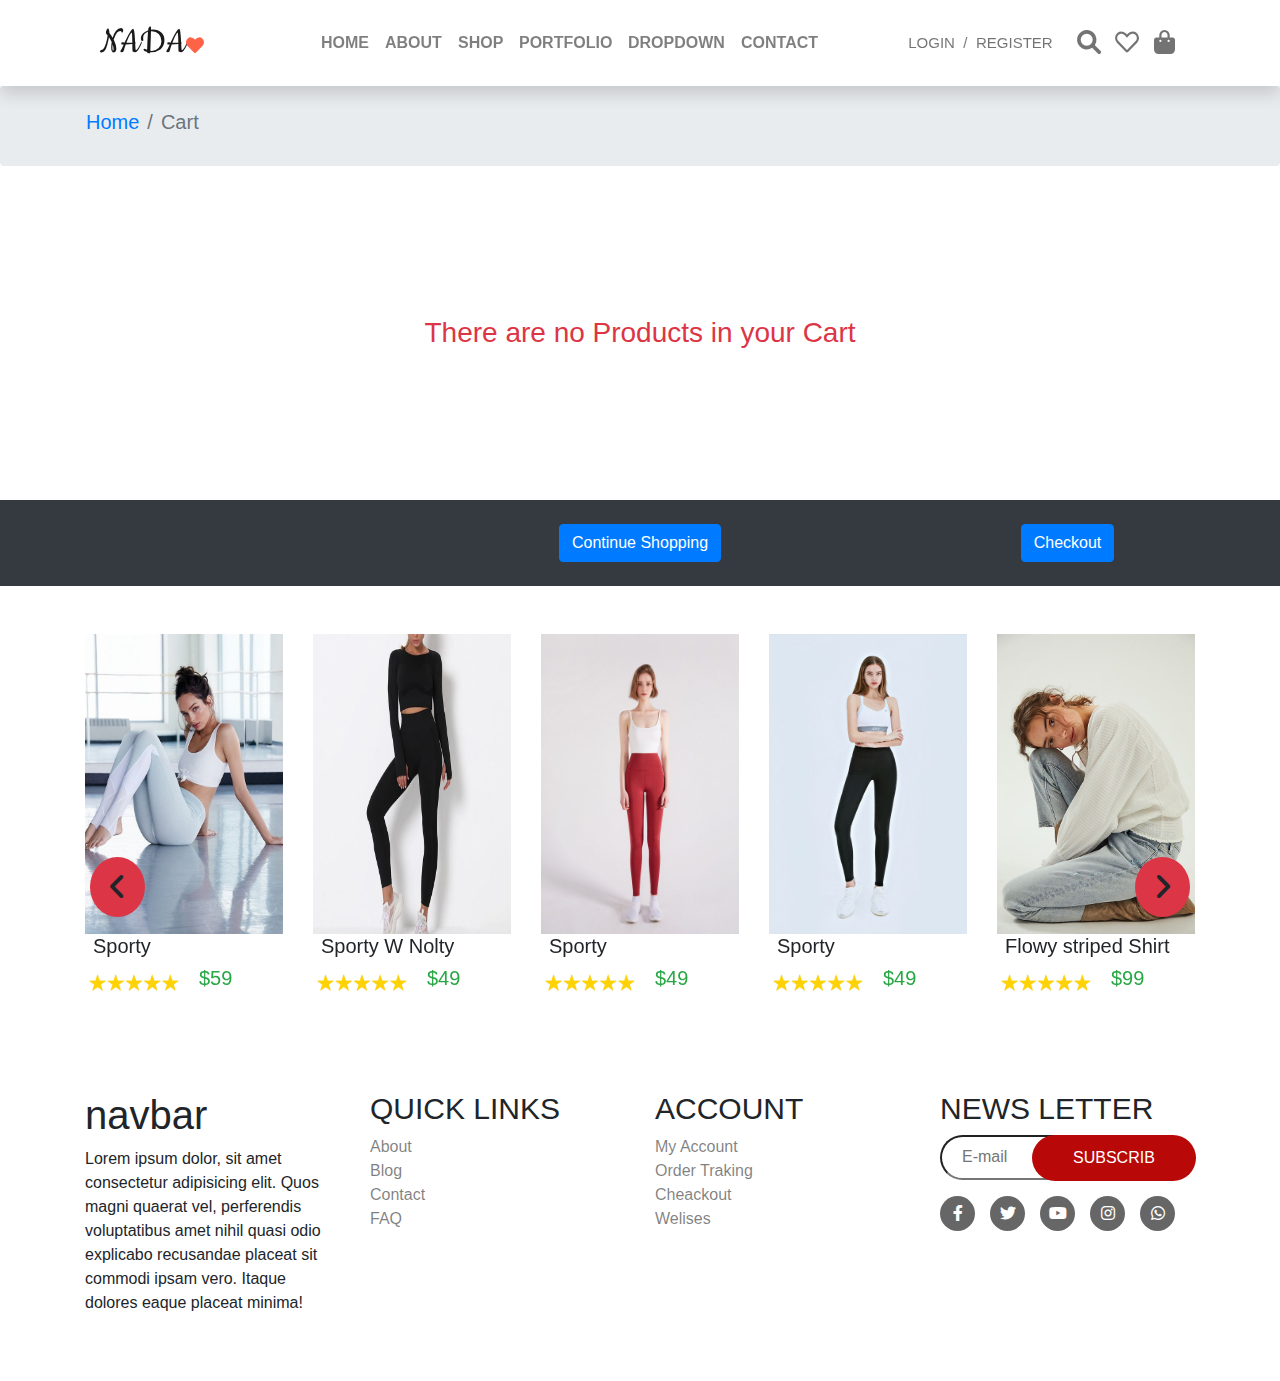
<file: cart.html>
<!DOCTYPE html>
<html lang="en">

<head>
    <title>cart</title>
    <meta charset="UTF-8">
    <meta name="viewport" content="width=device-width, initial-scale=1">
    <meta name="viewport" content="width=device-width, initial-scale=1, maximum-scale=1, user-scalable=no">
    <link rel="stylesheet" href="css/libraries/aos.css">
    <link rel="stylesheet" href="css/libraries/bootstrap.min.css">
    <link rel="stylesheet" href="F-awesome/all.min.css">
    <link rel="stylesheet" href="F-awesome/fontawesome.min.css">
    <link rel="stylesheet" href="css/libraries/hover-min.css" media="all">
    <link rel="stylesheet" href="css/libraries/owl.carousel.min.css">
    <link rel="stylesheet" href="css/libraries/owl.theme.default.min.css">
    <link rel="stylesheet" href="css/libraries/animate.css">
    <link rel="stylesheet" href="css/cart.css">
</head>

<body>
    <!-- navigation -->
    <header class="">
        <nav class="navbar navbar-expand-lg align-items-center navbar-light bg-white shadow fixed-top">
            <div class="container">
                <!-- logo -->
                <a class="navbar-brand col-sm-12 col-lg-auto text-center" href="#">NADA<i class="fas fa-heart fs-6"></i></a>
    
                <!-- toggler -->
                <button class="navbar-toggler" type="button" data-toggle="collapse" data-target="#navbarSupportedContent"
                    aria-controls="navbarSupportedContent" aria-expanded="false" aria-label="Toggle navigation">
                    <span class="navbar-toggler-icon"></span>
                </button>
    
                <!-- start navigation menu -->
                <div class="collapse navbar-collapse main-menu" id="navbarSupportedContent">
                    <ul class="navbar-nav align-content-center mx-3 mx-lg-auto display-6 px-3 px-lg-0">
                        <li class="nav-item ">
                            <a class="nav-link hvr-underline-from-center" href="index.html">
                                HOME
                            </a>
                        </li>
                        <li class="nav-item ">
                            <a class="nav-link hvr-underline-from-center" href="about.html">
                                ABOUT
                            </a>
                        </li>
                        <li class="nav-item ">
                            <a class="nav-link hvr-underline-from-center" href="shop.html">
                                SHOP
                            </a>
                        </li>
                        <li class="nav-item ">
                            <a class="nav-link hvr-underline-from-center" href="portfolio.html">
                                PORTFOLIO
                            </a>
                        </li>
                        <li class="nav-item dropdown">
                            <a class="nav-link dropdown-toggle hvr-underline-from-center" href="#" id="navbarDropdown"
                                role="button" data-toggle="dropdown" aria-expanded="false">
                                DROPDOWN
                            </a>
                            <div class="dropdown-menu mx-2 mx-lg-0 shadow border-0" aria-labelledby="navbarDropdown">
                                <a class="dropdown-item" href="#">Action</a>
                                <a class="dropdown-item" href="#">Another action</a>
                                <div class="dropdown-divider"></div>
                                <a class="dropdown-item" href="#">Something else here</a>
                            </div>
                        </li>
    
                        <li class="nav-item ">
                            <a class="nav-link hvr-underline-from-center" href="contact.html">
                                CONTACT
                            </a>
                        </li>
                    </ul>
                </div>
                <!-- end navigation menu-->
    
                <!-- start login & register  -->
                <div class="login-menu mx-auto d-none d-xl-block">
                    <a class="mx-1 " data-toggle="modal" data-target="#login" href="#">LOGIN</a>
                    <a class="">/</a>
                    <a class="mx-1" data-toggle="modal" data-target="#register" href="#">REGISTER</a>
                </div>
                <!-- end login & register  -->
    
                <!-- start shopping  -->
                <div class="right-menu mx-3 d-sm-block h4 my-auto ">
                    <a href="#" class="mx-1 cart-link" data-toggle="modal" data-target="#search">
                        <i class="fas fa-search fs-4"></i>
                    </a>
                    <a href="fav.html" class="mx-1 position-relative">
                        <i class="far fa-heart fs-4"></i>
                        <span class="cart-1 fav"></span>
                    </a>
    
                    <span class="shop open-cart mx-1 position-relative">
                        <i class="fas fa-bag-shopping fs-4 "></i>
                        <span class="cart"></span>
                    </span>
                </div>
                <!-- end shopping  -->
            </div>
        </nav>
    </header>
    <div class="nav-fix"></div>
    <!-- navigation -->
    
    <!-- login Modal -->
    <div class="modal fade" id="login" tabindex="-1" aria-labelledby="exampleModalLabel" aria-hidden="true">
        <div class="modal-dialog">
            <div class="modal-content">
                <div class="modal-header bg-danger">
                    <h5 class="modal-title" id="exampleModalLabel">LOGIN</h5>
                    <button type="button" class="close text-white" data-dismiss="modal" aria-label="Close">
                        <span aria-hidden="true">&times;</span>
                    </button>
                </div>
                <div class="modal-body">
                    <form>
                        <div class="form-group">
                            <label for="exampleInputEmail1">Email address</label>
                            <input type="email" class="form-control" id="exampleInputEmail1" aria-describedby="emailHelp">
                            <small id="emailHelp" class="form-text text-muted">We'll never share your email with anyone
                                else.</small>
                        </div>
                        <div class="form-group">
                            <label for="exampleInputPassword1">Password</label>
                            <input type="password" class="form-control" id="exampleInputPassword1">
                        </div>
                        <div class="form-group form-check">
                            <input type="checkbox" class="form-check-input" id="exampleCheck1">
                            <label class="form-check-label" for="exampleCheck1">Remember me</label>
                        </div>
                        <button type="submit" class="btn btn-danger">Log In</button>
                    </form>
                </div>
            </div>
        </div>
    </div>
    <!-- login Modal -->
    
    <!-- register Modal -->
    <div class="modal fade" id="register" tabindex="-1" aria-labelledby="exampleModalLabel" aria-hidden="true">
        <div class="modal-dialog">
            <div class="modal-content">
                <div class="modal-header bg-danger">
                    <h5 class="modal-title" id="exampleModalLabel">Register</h5>
                    <button type="button" class="close" data-dismiss="modal" aria-label="Close">
                        <span aria-hidden="true">&times;</span>
                    </button>
                </div>
                <div class="modal-body">
                    <form>
                        <div class="form-row">
                            <div class="form-group col-md-6">
                                <label for="inputEmail4">Email</label>
                                <input type="email" class="form-control" id="inputEmail4">
                            </div>
                            <div class="form-group col-md-6">
                                <label for="inputPassword4">Password</label>
                                <input type="password" class="form-control" id="inputPassword4">
                            </div>
                        </div>
                        <div class="form-group">
                            <label for="inputAddress">Address</label>
                            <input type="text" class="form-control" id="inputAddress" placeholder="1234 Main St">
                        </div>
                        <div class="form-group">
                            <label for="inputAddress2">Address 2</label>
                            <input type="text" class="form-control" id="inputAddress2"
                                placeholder="Apartment, studio, or floor">
                        </div>
                        <div class="form-row">
                            <div class="form-group col-md-6">
                                <label for="inputCity">City</label>
                                <input type="text" class="form-control" id="inputCity">
                            </div>
                            <div class="form-group col-md-4">
                                <label for="inputState">State</label>
                                <select id="inputState" class="form-control">
                                    <option selected>Choose...</option>
                                    <option>Ahmed Palestine</option>
                                    <option>Manar Egypt</option>
                                    <option>Omnia Egypt</option>
                                    <option>Adel Egypt</option>
                                </select>
                            </div>
                            <div class="form-group col-md-2">
                                <label for="inputZip">Zip</label>
                                <input type="text" class="form-control" id="inputZip">
                            </div>
                        </div>
                        <div class="form-group">
                            <div class="form-check">
                                <input class="form-check-input" type="checkbox" id="gridCheck">
                                <label class="form-check-label" for="gridCheck">
                                    Accept all conditions.
                                </label>
                            </div>
                        </div>
                        <button type="submit" id="sign_up" class="btn btn-danger">Register</button>
                    </form>
                </div>
            </div>
        </div>
    </div>
    <!-- register Modal -->

    <!-- preview modal -->
    <div class="modal fade" id="preview" tabindex="-1" aria-labelledby="exampleModalLabel" aria-hidden="true">
        <div class="modal-dialog modal-lg">
            <div class="modal-content shadow border-0">
                <div class="modal-header bg-danger">
                    <h5 class="modal-title prev-title" id="exampleModalLabel"></h5>
                    <button type="button" class="close text-white" data-dismiss="modal" aria-label="Close">
                        <span aria-hidden="true">&times;</span>
                    </button>
                </div>
                <div class="modal-body preview-modal">
                    
                </div>
            </div>
        </div>
    </div>
    <!-- preview modal -->

    <!-- mini cart  -->
    <div class="mini-cart bg-light shadow row align-content-start" >
        <div class="col-12 p-0">
            <div class="cart-title row justify-content-between align-items-center py-4 border-bottom  mx-0 px-4 mb-1">
                <div class="h5 text-uppercase c-title">Shopping cart</div>
                <i class="fa fa-close hvr-buzz-out h3 close-cart"></i>
            </div>
        </div>
        <div class="products col-12">
    
        </div>
        <div class="col-12">
            <div class="row align-items-center justify-content-between tot-cost px-5 border-danger border-top pt-2">
                
            </div>
        </div>
        <div class="col-12 text-center view-cart mt-3">
            <a href="cart.html">
                <button class="btn btn-danger">View Cart</button>
            </a>
        </div>
        <div class="col-12 text-center view-cart mt-3">
            <a href="cart.html">
                <button class="btn btn-primary">Check Out</button>
            </a>
        </div>
    </div>
    <!-- mini cart  -->

    <!-- overlay  -->
    <div class="overlay"></div>
    <!-- overlay  -->
    
    <!-- breadcrumb -->
    <nav aria-label="breadcrumb" class="breadcrumb container-fluid mb-0">
        <ol class="breadcrumb container mb-0 border-0 rounded-0">
            <li class="breadcrumb-item"><a class="h5" href="index.html">Home</a></li>
            <li class="breadcrumb-item active h5" aria-current="page">Cart</li>
        </ol>
    </nav>
    <!-- breadcrumb -->
    
    <!-- product-holder -->
    <section class="cart-dom">
        <div class="container">
            <div class="row product-holder">
                
            </div>
            <div class="total-cost">
                
            </div>
        </div>
        <div class="no-products h3 text-center text-danger">

        </div>
    </section>
    <!-- product-holder -->

    <!-- continue shopping -->
    <section class="buttons container-fluid bg-dark py-3">
        <div class="container">
            <div class="row">
                <div class="col-12">
                    <div class="row justify-content-end">
                        <div class="px-md-5 col-12 col-md-6 text-center py-2 ml-auto">
                            <a href="index.html" class="btn btn-primary ">Continue Shopping</a>
                        </div>
                        <div class="px-md-5 col-12 col-md-3 text-center py-2 ">
                            <a href="cart.html" class="btn btn-primary remove-cart">Checkout</a>
                        </div>
                    </div>
                </div>
            </div>
        </div>
    </section>
    <!-- continue shopping -->

    <!-- carousel  -->
    <!-- strat carousel  -->
    <section>
        <div class="container mt-5">
            <div class="owl-carousel owl-theme carousel-holder mt-5 position-relative">
                
            </div>
        </div>
    </section>
    <!-- end carousel  -->

    <!-- preview modal -->
    <!-- <div class="modal fade show" id="exampleModalXl" tabindex="-1" aria-labelledby="exampleModalXlLabel" style="display: block; padding-right: 16px;" aria-modal="true" role="dialog">
        <div class="modal-dialog modal-xl">
          <div class="modal-content">
            <div class="modal-header">
              <h5 class="modal-title h4" id="exampleModalXlLabel">Extra large modal</h5>
              <button type="button" class="close" data-dismiss="modal" aria-label="Close">
                <span aria-hidden="true">×</span>
              </button>
            </div>
            <div class="modal-body">
              ...
            </div>
          </div>
        </div>
      </div> -->
    <!-- preview modal -->


    <!-- start footer -->
    <footer class="Footer">
        <div class="container">
            <div class="row">
                <div class="col-md-6 col-lg-3 frist-footer-list">
                    <h1>navbar</h1>
                    <p>Lorem ipsum dolor, sit amet consectetur adipisicing elit. Quos magni quaerat vel, perferendis
                        voluptatibus amet nihil quasi odio explicabo recusandae placeat sit commodi ipsam vero. Itaque
                        dolores eaque placeat minima!</p>
                </div>
    
                <div class="col-md-6 col-lg-3 second-footer-list text-left">
                    <h2>quick links</h2>
                    <ul class="list-unstyled">
                        <li><a href="#">About</a></li>
                        <li><a href="#">Blog</a></li>
                        <li><a href="#">contact</a></li>
                        <li><a href="#">FAQ</a></li>
    
                    </ul>
                </div>
                <div class="col-md-6 col-lg-3 third-footer-list text-left">
                    <h2>account</h2>
                    <ul class="list-unstyled">
                        <li><a href="#">my account</a></li>
                        <li><a href="#">order traking</a></li>
                        <li><a href="#">cheackout</a></li>
                        <li><a href="#">welises</a></li>
                    </ul>
                </div>
                <div class="col-md-6 col-lg-3 fourth-footer-list text-left">
                    <h2>news letter</h2>
                    <form action="#" method="post">
                        <input type="email" class="btn1" placeholder="E-mail">
                        <input type="button" value="subscrib" class="btn">
                    </form>
                    <ul class="list-unstyled fourth text-left">
                        <li class="text-center"><a href="#"><i class="fab fa-facebook-f  rounded-circle"></i></a></li>
                        <li class="text-center"><a href="#"><i class="fab fa-twitter  rounded-circle"></i></a></li>
                        <li class="text-center"><a href="#"><i class="fab fa-youtube  rounded-circle"></i></a></li>
                        <li class="text-center"><a href="#"><i class="fab fa-instagram  rounded-circle"></i></a></li>
                        <li class="text-center"><a href="#"><i class="fab fa-whatsapp  rounded-circle"></i></a></li>
                    </ul>
                </div>
            </div>
        </div>
    </footer>
    <!-- end footer -->

    <script src="js/jquery-3.6.0.min.js"></script>
    
    <script src="js/aos.js"></script>
    <script>
        AOS.init();
    </script>
    <script src="js/bootstrap.min.js"></script>
    <script src="js/data.js"></script>
    <script src="js/cart.js"></script>
    <script src="js/owl.carousel.min.js"></script>
    
</body>

</html>
</file>
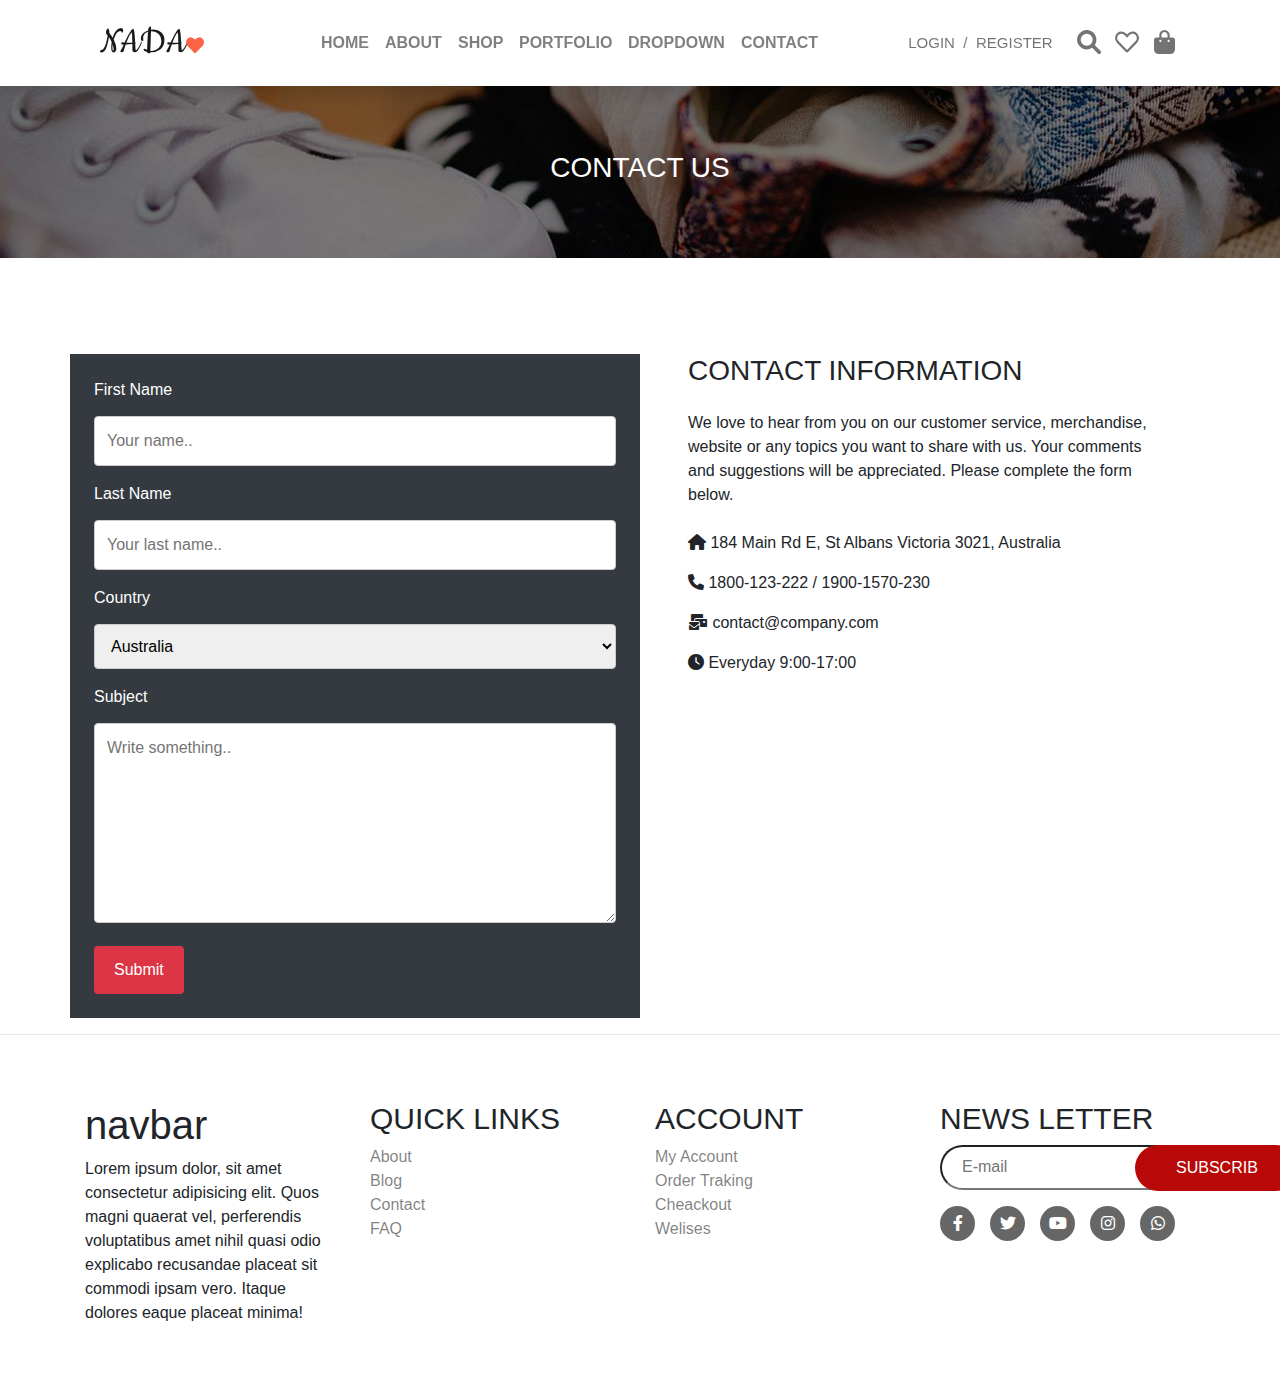
<file: contact.html>
<!DOCTYPE html>
<html lang="en">

<head>
    <title>X-Team</title>
    <meta charset="UTF-8">
    <meta name="viewport" content="width=device-width, initial-scale=1">
    <meta name="viewport" content="width=device-width, initial-scale=1, maximum-scale=1, user-scalable=no">
    <link rel="stylesheet" href="css/libraries/aos.css">
    <link rel="stylesheet" href="css/libraries/bootstrap.min.css">
    <link rel="stylesheet" href="F-awesome/all.min.css">
    <link rel="stylesheet" href="F-awesome/fontawesome.min.css">
    <link rel="stylesheet" href="css/libraries/hover-min.css" media="all">
    <link rel="stylesheet" href="css/libraries/owl.carousel.min.css">
    <link rel="stylesheet" href="css/libraries/owl.theme.default.min.css">
    <link rel="stylesheet" href="css/libraries/animate.css">
    <link rel="stylesheet" href="css/contact.css">
</head>

<body>
    <!-- navigation -->
    <header class="">
        <nav class="navbar navbar-expand-lg align-items-center navbar-light bg-white shadow fixed-top">
            <div class="container">
                <!-- logo -->
                <a class="navbar-brand col-sm-12 col-lg-auto text-center" href="#">NADA<i class="fas fa-heart fs-6"></i></a>
    
                <!-- toggler -->
                <button class="navbar-toggler" type="button" data-toggle="collapse" data-target="#navbarSupportedContent"
                    aria-controls="navbarSupportedContent" aria-expanded="false" aria-label="Toggle navigation">
                    <span class="navbar-toggler-icon"></span>
                </button>
    
                <!-- start navigation menu -->
                <div class="collapse navbar-collapse main-menu" id="navbarSupportedContent">
                    <ul class="navbar-nav align-content-center mx-3 mx-lg-auto display-6 px-3 px-lg-0">
                        <li class="nav-item ">
                            <a class="nav-link hvr-underline-from-center" href="index.html">
                                HOME
                            </a>
                        </li>
                        <li class="nav-item ">
                            <a class="nav-link hvr-underline-from-center" href="about.html">
                                ABOUT
                            </a>
                        </li>
                        <li class="nav-item ">
                            <a class="nav-link hvr-underline-from-center" href="shop.html">
                                SHOP
                            </a>
                        </li>
                        <li class="nav-item ">
                            <a class="nav-link hvr-underline-from-center" href="portfolio.html">
                                PORTFOLIO
                            </a>
                        </li>
                        <li class="nav-item dropdown">
                            <a class="nav-link dropdown-toggle hvr-underline-from-center" href="#" id="navbarDropdown"
                                role="button" data-toggle="dropdown" aria-expanded="false">
                                DROPDOWN
                            </a>
                            <div class="dropdown-menu mx-2 mx-lg-0 shadow border-0" aria-labelledby="navbarDropdown">
                                <a class="dropdown-item" href="#">Action</a>
                                <a class="dropdown-item" href="#">Another action</a>
                                <div class="dropdown-divider"></div>
                                <a class="dropdown-item" href="#">Something else here</a>
                            </div>
                        </li>
    
                        <li class="nav-item ">
                            <a class="nav-link hvr-underline-from-center" href="#">
                                CONTACT
                            </a>
                        </li>
                    </ul>
                </div>
                <!-- end navigation menu-->
    
                <!-- start login & register  -->
                <div class="login-menu mx-auto d-none d-xl-block">
                    <a class="mx-1 " data-toggle="modal" data-target="#login" href="#">LOGIN</a>
                    <a class="">/</a>
                    <a class="mx-1" data-toggle="modal" data-target="#register" href="#">REGISTER</a>
                </div>
                <!-- end login & register  -->
    
                <!-- start shopping  -->
                <div class="right-menu mx-3 d-sm-block h4 my-auto ">
                    <a href="#" class="mx-1 cart-link" data-toggle="modal" data-target="#search">
                        <i class="fas fa-search fs-4"></i>
                    </a>
                    <a href="fav.html" class="mx-1 position-relative">
                        <i class="far fa-heart fs-4"></i>
                        <span class="cart-1 fav"></span>
                    </a>
    
                    <span class="shop open-cart mx-1 position-relative">
                        <i class="fas fa-bag-shopping fs-4 "></i>
                        <span class="cart"></span>
                    </span>
                </div>
                <!-- end shopping  -->
            </div>
        </nav>
    </header>
    <div class="nav-fix"></div>
    <!-- navigation -->

    <!-- mini cart  -->
    <div class="mini-cart bg-light shadow row align-content-start" >
        <div class="col-12 p-0">
            <div class="cart-title row justify-content-between align-items-center py-4 border-bottom  mx-0 px-4 mb-1">
                <div class="h5 text-uppercase c-title">Shopping cart</div>
                <i class="fa fa-close hvr-buzz-out h3 close-cart"></i>
            </div>
        </div>
        <div class="products col-12">
    
        </div>
        <div class="col-12">
            <div class="row align-items-center justify-content-between total-cost px-5 border-danger border-top pt-2">
                
            </div>
        </div>
        <div class="col-12 text-center view-cart mt-3">
            <a href="cart.html">
                <button class="btn btn-danger">View Cart</button>
            </a>
        </div>
        <div class="col-12 text-center view-cart mt-3">
            <a href="cart.html">
                <button class="btn btn-primary">Check Out</button>
            </a>
        </div>
    </div>
    <!-- mini cart  -->

    <!-- overlay  -->
    <div class="overlay" ></div>
    <!-- overlay  -->

    <!-- login Modal -->
    <div class="modal fade" id="login" tabindex="-1" aria-labelledby="exampleModalLabel" aria-hidden="true">
        <div class="modal-dialog ">
            <div class="modal-content shadow border-0">
                <div class="modal-header bg-danger">
                    <h5 class="modal-title" id="exampleModalLabel">LOGIN</h5>
                    <button type="button" class="close text-white" data-dismiss="modal" aria-label="Close">
                        <span aria-hidden="true">&times;</span>
                    </button>
                </div>
                <div class="modal-body">
                    <form>
                        <div class="form-group">
                            <label for="exampleInputEmail1">Email address</label>
                            <input type="email" class="form-control" id="exampleInputEmail1"
                                aria-describedby="emailHelp">
                            <small id="emailHelp" class="form-text text-muted">We'll never share your email with anyone
                                else.</small>
                        </div>
                        <div class="form-group">
                            <label for="exampleInputPassword1">Password</label>
                            <input type="password" class="form-control" id="exampleInputPassword1">
                        </div>
                        <div class="form-group form-check">
                            <input type="checkbox" class="form-check-input" id="exampleCheck1">
                            <label class="form-check-label" for="exampleCheck1">Remember me</label>
                        </div>
                        <button type="submit" class="btn btn-danger">Log In</button>
                    </form>
                </div>
            </div>
        </div>
    </div>
    <!-- login Modal -->

    <!-- register Modal -->
    <div class="modal fade" id="register" tabindex="-1" aria-labelledby="exampleModalLabel" aria-hidden="true">
        <div class="modal-dialog ">
            <div class="modal-content shadow border-0">
                <div class="modal-header bg-danger">
                    <h5 class="modal-title" id="exampleModalLabel">Register</h5>
                    <button type="button" class="close text-white" data-dismiss="modal" aria-label="Close">
                        <span aria-hidden="true">&times;</span>
                    </button>
                </div>
                <div class="modal-body">
                    <form>
                        <div class="form-row">
                            <div class="form-group col-md-6">
                                <label for="inputEmail4">Email</label>
                                <input type="email" class="form-control" id="inputEmail4">
                            </div>
                            <div class="form-group col-md-6">
                                <label for="inputPassword4">Password</label>
                                <input type="password" class="form-control" id="inputPassword4">
                            </div>
                        </div>
                        <div class="form-group">
                            <label for="inputAddress">Address</label>
                            <input type="text" class="form-control" id="inputAddress" placeholder="1234 Main St">
                        </div>
                        <div class="form-group">
                            <label for="inputAddress2">Address 2</label>
                            <input type="text" class="form-control" id="inputAddress2"
                                placeholder="Apartment, studio, or floor">
                        </div>
                        <div class="form-row">
                            <div class="form-group col-md-6">
                                <label for="inputCity">City</label>
                                <input type="text" class="form-control" id="inputCity">
                            </div>
                            <div class="form-group col-md-4">
                                <label for="inputState">State</label>
                                <select id="inputState" class="form-control">
                                    <option selected>Choose...</option>
                                    <option>Ahmed Palestine</option>
                                    <option>Manar Egypt</option>
                                    <option>Omnia Egypt</option>
                                    <option>Adel Egypt</option>
                                </select>
                            </div>
                            <div class="form-group col-md-2">
                                <label for="inputZip">Zip</label>
                                <input type="text" class="form-control" id="inputZip">
                            </div>
                        </div>
                        <div class="form-group">
                            <div class="form-check">
                                <input class="form-check-input" type="checkbox" id="gridCheck">
                                <label class="form-check-label" for="gridCheck">
                                    Accept all conditions.
                                </label>
                            </div>
                        </div>
                        <button type="submit" class="btn btn-danger">Register</button>
                    </form>
                </div>
            </div>
        </div>
    </div>
    <!-- register Modal -->

    <!-- contact us -->
    <main class="main-contact">
        <div class="container-fluid text-uppercase text-center text-white contact-head position-relative px-0">
            <h3 class="position-relative">Contact Us</h3>
            <div class="overlay-1 position-absolute w-100"></div>
        </div>
        <div class="container contact-info">
            <div class="row mt-5">
                <div class="col-12 col-md-6 p-4 bg-dark text-white mt-5">
                    <form action="index.html">
                        <label for="fname">First Name</label>
                        <input type="text" id="fname" name="firstname" placeholder="Your name..">
                    
                        <label for="lname">Last Name</label>
                        <input type="text" id="lname" name="lastname" placeholder="Your last name..">
                    
                        <label for="country">Country</label>
                        <select id="country" name="country">
                          <option value="australia">Australia</option>
                          <option value="canada">Canada</option>
                          <option value="usa">USA</option>
                        </select>
                    
                        <label for="subject">Subject</label>
                        <textarea id="subject" name="subject" placeholder="Write something.." style="height:200px"></textarea>
                    
                        <input type="submit" value="Submit" class="btn bg-danger btn-danger">
                      </form>
                </div>
                <div class="col-12 col-md-6 mt-5 mt-md-0 py-4 px-5">
                    <h3 class="mb-3 mt-4">CONTACT INFORMATION</h3>
                    <p class="my-4">We love to hear from you on our customer service, merchandise, website or any topics you want to share with us. Your comments and suggestions will be appreciated. Please complete the form below.</p>
                    <p><i class="fa fa-home "></i> 184 Main Rd E, St Albans Victoria 3021, Australia</p>
                    <p><i class="fa fa-phone"></i> 1800-123-222 / 1900-1570-230</p>
                    <p><i class="fa fa-mail-bulk"></i> contact@company.com</p>
                    <p><i class="fa fa-clock"></i> Everyday 9:00-17:00</p>
                </div>
                
            </div>
        </div>
    </main>
    <!-- contact us -->

    <hr>
    <!-- start footer -->
    <footer class="Footer">
        <div class="container">
            <div class="row">
                <div class="col-md-6 col-lg-3 frist-footer-list">
                    <h1>navbar</h1>
                    <p>Lorem ipsum dolor, sit amet consectetur adipisicing elit. Quos magni quaerat vel, perferendis
                        voluptatibus amet nihil quasi odio explicabo recusandae placeat sit commodi ipsam vero. Itaque
                        dolores eaque placeat minima!</p>
                </div>

                <div class="col-md-6 col-lg-3 second-footer-list text-left">
                    <h2>quick links</h2>
                    <ul class="list-unstyled">
                        <li><a href="#">About</a></li>
                        <li><a href="#">Blog</a></li>
                        <li><a href="#">contact</a></li>
                        <li><a href="#">FAQ</a></li>

                    </ul>
                </div>
                <div class="col-md-6 col-lg-3 third-footer-list text-left">
                    <h2>account</h2>
                    <ul class="list-unstyled">
                        <li><a href="#">my account</a></li>
                        <li><a href="#">order traking</a></li>
                        <li><a href="#">cheackout</a></li>
                        <li><a href="#">welises</a></li>
                    </ul>
                </div>
                <div class="col-md-6 col-lg-3 fourth-footer-list text-left">
                    <h2>news letter</h2>
                    <form action="#" method="post">
                        <input type="email" class="btn1" placeholder="E-mail">
                        <input type="button" value="subscrib" class="btn">
                    </form>
                    <ul class="list-unstyled fourth text-left">
                        <li class="text-center"><a href="#"><i class="fab fa-facebook-f  rounded-circle"></i></a></li>
                        <li class="text-center"><a href="#"><i class="fab fa-twitter  rounded-circle"></i></a></li>
                        <li class="text-center"><a href="#"><i class="fab fa-youtube  rounded-circle"></i></a></li>
                        <li class="text-center"><a href="#"><i class="fab fa-instagram  rounded-circle"></i></a></li>
                        <li class="text-center"><a href="#"><i class="fab fa-whatsapp  rounded-circle"></i></a></li>
                    </ul>
                </div>
            </div>
        </div>
    </footer>
    <!-- end footer -->


    <script src="js/jquery-3.6.0.min.js"></script>
    <script src="js/owl.carousel.min.js"></script>
    <script src="js/aos.js"></script>
    <script>
        AOS.init();
    </script>
    <script src="js/bootstrap.min.js"></script>
    <script src="js/contact.js"></script>
</body>

</html>
</file>
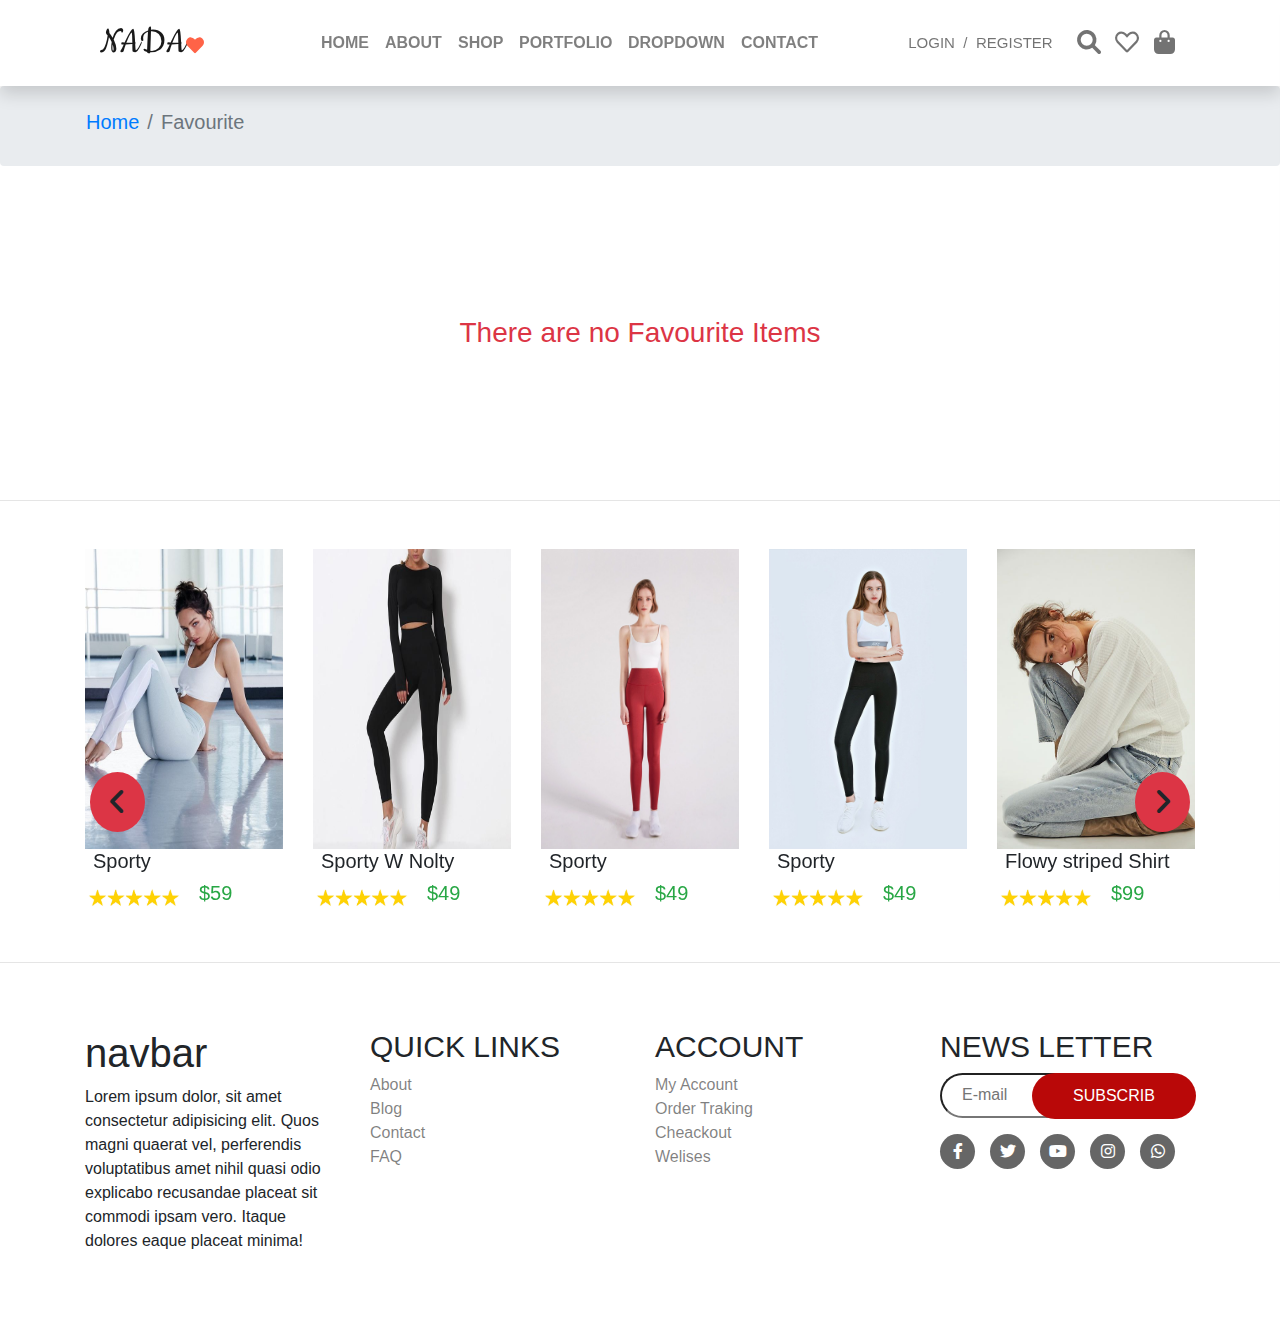
<file: fav.html>
<!DOCTYPE html>
<html lang="en">

<head>
    <title>cart</title>
    <meta charset="UTF-8">
    <meta name="viewport" content="width=device-width, initial-scale=1">
    <meta name="viewport" content="width=device-width, initial-scale=1, maximum-scale=1, user-scalable=no">
    <link rel="stylesheet" href="css/libraries/aos.css">
    <link rel="stylesheet" href="css/libraries/bootstrap.min.css">
    <link rel="stylesheet" href="F-awesome/all.min.css">
    <link rel="stylesheet" href="F-awesome/fontawesome.min.css">
    <link rel="stylesheet" href="css/libraries/hover-min.css" media="all">
    <link rel="stylesheet" href="css/libraries/owl.carousel.min.css">
    <link rel="stylesheet" href="css/libraries/owl.theme.default.min.css">
    <link rel="stylesheet" href="css/libraries/animate.css">
    <link rel="stylesheet" href="css/fav.css">
</head>

<body>
    <!-- navigation -->
    <header class="">
        <nav class="navbar navbar-expand-lg align-items-center navbar-light bg-white shadow fixed-top">
            <div class="container">
                <!-- logo -->
                <a class="navbar-brand col-sm-12 col-lg-auto text-center" href="#">NADA<i class="fas fa-heart fs-6"></i></a>
    
                <!-- toggler -->
                <button class="navbar-toggler" type="button" data-toggle="collapse" data-target="#navbarSupportedContent"
                    aria-controls="navbarSupportedContent" aria-expanded="false" aria-label="Toggle navigation">
                    <span class="navbar-toggler-icon"></span>
                </button>
    
                <!-- start navigation menu -->
                <div class="collapse navbar-collapse main-menu" id="navbarSupportedContent">
                    <ul class="navbar-nav align-content-center mx-3 mx-lg-auto display-6 px-3 px-lg-0">
                        <li class="nav-item ">
                            <a class="nav-link hvr-underline-from-center" href="index.html">
                                HOME
                            </a>
                        </li>
                        <li class="nav-item ">
                            <a class="nav-link hvr-underline-from-center" href="about.html">
                                ABOUT
                            </a>
                        </li>
                        <li class="nav-item ">
                            <a class="nav-link hvr-underline-from-center" href="shop.html">
                                SHOP
                            </a>
                        </li>
                        <li class="nav-item ">
                            <a class="nav-link hvr-underline-from-center" href="portfolio.html">
                                PORTFOLIO
                            </a>
                        </li>
                        <li class="nav-item dropdown">
                            <a class="nav-link dropdown-toggle hvr-underline-from-center" href="#" id="navbarDropdown"
                                role="button" data-toggle="dropdown" aria-expanded="false">
                                DROPDOWN
                            </a>
                            <div class="dropdown-menu mx-2 mx-lg-0 shadow border-0" aria-labelledby="navbarDropdown">
                                <a class="dropdown-item" href="#">Action</a>
                                <a class="dropdown-item" href="#">Another action</a>
                                <div class="dropdown-divider"></div>
                                <a class="dropdown-item" href="#">Something else here</a>
                            </div>
                        </li>
    
                        <li class="nav-item ">
                            <a class="nav-link hvr-underline-from-center" href="contact.html">
                                CONTACT
                            </a>
                        </li>
                    </ul>
                </div>
                <!-- end navigation menu-->
    
                <!-- start login & register  -->
                <div class="login-menu mx-auto d-none d-xl-block">
                    <a class="mx-1 " data-toggle="modal" data-target="#login" href="#">LOGIN</a>
                    <a class="">/</a>
                    <a class="mx-1" data-toggle="modal" data-target="#register" href="#">REGISTER</a>
                </div>
                <!-- end login & register  -->
    
                <!-- start shopping  -->
                <div class="right-menu mx-3 d-sm-block h4 my-auto ">
                    <a href="#" class="mx-1 cart-link" data-toggle="modal" data-target="#search">
                        <i class="fas fa-search fs-4"></i>
                    </a>
                    <a href="fav.html" class="mx-1 position-relative">
                        <i class="far fa-heart fs-4"></i>
                        <span class="cart-1 fav"></span>
                    </a>
    
                    <span class="shop open-cart mx-1 position-relative">
                        <i class="fas fa-bag-shopping fs-4 "></i>
                        <span class="cart"></span>
                    </span>
                </div>
                <!-- end shopping  -->
            </div>
        </nav>
    </header>
    <div class="nav-fix"></div>
    <!-- navigation -->
    
    <!-- login Modal -->
    <div class="modal fade" id="login" tabindex="-1" aria-labelledby="exampleModalLabel" aria-hidden="true">
        <div class="modal-dialog">
            <div class="modal-content">
                <div class="modal-header bg-danger">
                    <h5 class="modal-title" id="exampleModalLabel">LOGIN</h5>
                    <button type="button" class="close text-white" data-dismiss="modal" aria-label="Close">
                        <span aria-hidden="true">&times;</span>
                    </button>
                </div>
                <div class="modal-body">
                    <form>
                        <div class="form-group">
                            <label for="exampleInputEmail1">Email address</label>
                            <input type="email" class="form-control" id="exampleInputEmail1" aria-describedby="emailHelp">
                            <small id="emailHelp" class="form-text text-muted">We'll never share your email with anyone
                                else.</small>
                        </div>
                        <div class="form-group">
                            <label for="exampleInputPassword1">Password</label>
                            <input type="password" class="form-control" id="exampleInputPassword1">
                        </div>
                        <div class="form-group form-check">
                            <input type="checkbox" class="form-check-input" id="exampleCheck1">
                            <label class="form-check-label" for="exampleCheck1">Remember me</label>
                        </div>
                        <button type="submit" class="btn btn-danger">Log In</button>
                    </form>
                </div>
            </div>
        </div>
    </div>
    <!-- login Modal -->
    
    <!-- register Modal -->
    <div class="modal fade" id="register" tabindex="-1" aria-labelledby="exampleModalLabel" aria-hidden="true">
        <div class="modal-dialog">
            <div class="modal-content">
                <div class="modal-header bg-danger">
                    <h5 class="modal-title" id="exampleModalLabel">Register</h5>
                    <button type="button" class="close" data-dismiss="modal" aria-label="Close">
                        <span aria-hidden="true">&times;</span>
                    </button>
                </div>
                <div class="modal-body">
                    <form>
                        <div class="form-row">
                            <div class="form-group col-md-6">
                                <label for="inputEmail4">Email</label>
                                <input type="email" class="form-control" id="inputEmail4">
                            </div>
                            <div class="form-group col-md-6">
                                <label for="inputPassword4">Password</label>
                                <input type="password" class="form-control" id="inputPassword4">
                            </div>
                        </div>
                        <div class="form-group">
                            <label for="inputAddress">Address</label>
                            <input type="text" class="form-control" id="inputAddress" placeholder="1234 Main St">
                        </div>
                        <div class="form-group">
                            <label for="inputAddress2">Address 2</label>
                            <input type="text" class="form-control" id="inputAddress2"
                                placeholder="Apartment, studio, or floor">
                        </div>
                        <div class="form-row">
                            <div class="form-group col-md-6">
                                <label for="inputCity">City</label>
                                <input type="text" class="form-control" id="inputCity">
                            </div>
                            <div class="form-group col-md-4">
                                <label for="inputState">State</label>
                                <select id="inputState" class="form-control">
                                    <option selected>Choose...</option>
                                    <option>Ahmed Palestine</option>
                                    <option>Manar Egypt</option>
                                    <option>Omnia Egypt</option>
                                    <option>Adel Egypt</option>
                                </select>
                            </div>
                            <div class="form-group col-md-2">
                                <label for="inputZip">Zip</label>
                                <input type="text" class="form-control" id="inputZip">
                            </div>
                        </div>
                        <div class="form-group">
                            <div class="form-check">
                                <input class="form-check-input" type="checkbox" id="gridCheck">
                                <label class="form-check-label" for="gridCheck">
                                    Accept all conditions.
                                </label>
                            </div>
                        </div>
                        <button type="submit" id="sign_up" class="btn btn-danger">Register</button>
                    </form>
                </div>
            </div>
        </div>
    </div>
    <!-- register Modal -->

    <!-- preview modal -->
    <div class="modal fade" id="preview" tabindex="-1" aria-labelledby="exampleModalLabel" aria-hidden="true">
        <div class="modal-dialog modal-lg">
            <div class="modal-content shadow border-0">
                <div class="modal-header bg-danger">
                    <h5 class="modal-title prev-title" id="exampleModalLabel"></h5>
                    <button type="button" class="close text-white" data-dismiss="modal" aria-label="Close">
                        <span aria-hidden="true">&times;</span>
                    </button>
                </div>
                <div class="modal-body preview-modal">
                    
                </div>
            </div>
        </div>
    </div>
    <!-- preview modal -->

    <!-- mini cart  -->
    <div class="mini-cart bg-light shadow row align-content-start" >
        <div class="col-12 p-0">
            <div class="cart-title row justify-content-between align-items-center py-4 border-bottom  mx-0 px-4 mb-1">
                <div class="h5 text-uppercase c-title">Shopping cart</div>
                <i class="fa fa-close hvr-buzz-out h3 close-cart"></i>
            </div>
        </div>
        <div class="products col-12">
    
        </div>
        <div class="col-12">
            <div class="row align-items-center justify-content-between tot-cost px-5 border-danger border-top pt-2">
                
            </div>
        </div>
        <div class="col-12 text-center view-cart mt-3">
            <a href="cart.html">
                <button class="btn btn-danger">View Cart</button>
            </a>
        </div>
        <div class="col-12 text-center view-cart mt-3">
            <a href="cart.html">
                <button class="btn btn-primary">Check Out</button>
            </a>
        </div>
    </div>
    <!-- mini cart  -->

    <!-- overlay  -->
    <div class="overlay"></div>
    <!-- overlay  -->
    
    <!-- breadcrumb -->
    <nav aria-label="breadcrumb" class="breadcrumb container-fluid mb-0">
        <ol class="breadcrumb container mb-0 border-0 rounded-0">
            <li class="breadcrumb-item"><a class="h5" href="index.html">Home</a></li>
            <li class="breadcrumb-item active h5" aria-current="page">Favourite</li>
        </ol>
    </nav>
    <!-- breadcrumb -->
    
    <!-- product-holder -->
    <section class="cart-dom">
        <div class="container">
            <div class="row product-holder mb-4">
                
            </div>
        </div>
        <div class="no-products h3 text-center text-danger">

        </div>
    </section>
    <!-- product-holder -->

    <hr>
    
    <!-- strat carousel  -->
    <section>
        <div class="container mt-5">
            <div class="owl-carousel owl-theme carousel-holder mt-5 position-relative">
                
            </div>
        </div>
    </section>
    <!-- end carousel  -->

    <hr>
    
    <!-- start footer -->
    <footer class="Footer">
        <div class="container">
            <div class="row">
                <div class="col-md-6 col-lg-3 frist-footer-list">
                    <h1>navbar</h1>
                    <p>Lorem ipsum dolor, sit amet consectetur adipisicing elit. Quos magni quaerat vel, perferendis
                        voluptatibus amet nihil quasi odio explicabo recusandae placeat sit commodi ipsam vero. Itaque
                        dolores eaque placeat minima!</p>
                </div>
    
                <div class="col-md-6 col-lg-3 second-footer-list text-left">
                    <h2>quick links</h2>
                    <ul class="list-unstyled">
                        <li><a href="#">About</a></li>
                        <li><a href="#">Blog</a></li>
                        <li><a href="#">contact</a></li>
                        <li><a href="#">FAQ</a></li>
    
                    </ul>
                </div>
                <div class="col-md-6 col-lg-3 third-footer-list text-left">
                    <h2>account</h2>
                    <ul class="list-unstyled">
                        <li><a href="#">my account</a></li>
                        <li><a href="#">order traking</a></li>
                        <li><a href="#">cheackout</a></li>
                        <li><a href="#">welises</a></li>
                    </ul>
                </div>
                <div class="col-md-6 col-lg-3 fourth-footer-list text-left">
                    <h2>news letter</h2>
                    <form action="#" method="post">
                        <input type="email" class="btn1" placeholder="E-mail">
                        <input type="button" value="subscrib" class="btn">
                    </form>
                    <ul class="list-unstyled fourth text-left">
                        <li class="text-center"><a href="#"><i class="fab fa-facebook-f  rounded-circle"></i></a></li>
                        <li class="text-center"><a href="#"><i class="fab fa-twitter  rounded-circle"></i></a></li>
                        <li class="text-center"><a href="#"><i class="fab fa-youtube  rounded-circle"></i></a></li>
                        <li class="text-center"><a href="#"><i class="fab fa-instagram  rounded-circle"></i></a></li>
                        <li class="text-center"><a href="#"><i class="fab fa-whatsapp  rounded-circle"></i></a></li>
                    </ul>
                </div>
            </div>
        </div>
    </footer>
    <!-- end footer -->

    <script src="js/jquery-3.6.0.min.js"></script>
    
    <script src="js/aos.js"></script>
    <script>
        AOS.init();
    </script>
    <script src="js/bootstrap.min.js"></script>
    <script src="js/data.js"></script>
    <script src="js/fav.js"></script>
    <script src="js/owl.carousel.min.js"></script>
    
</body>

</html>
</file>
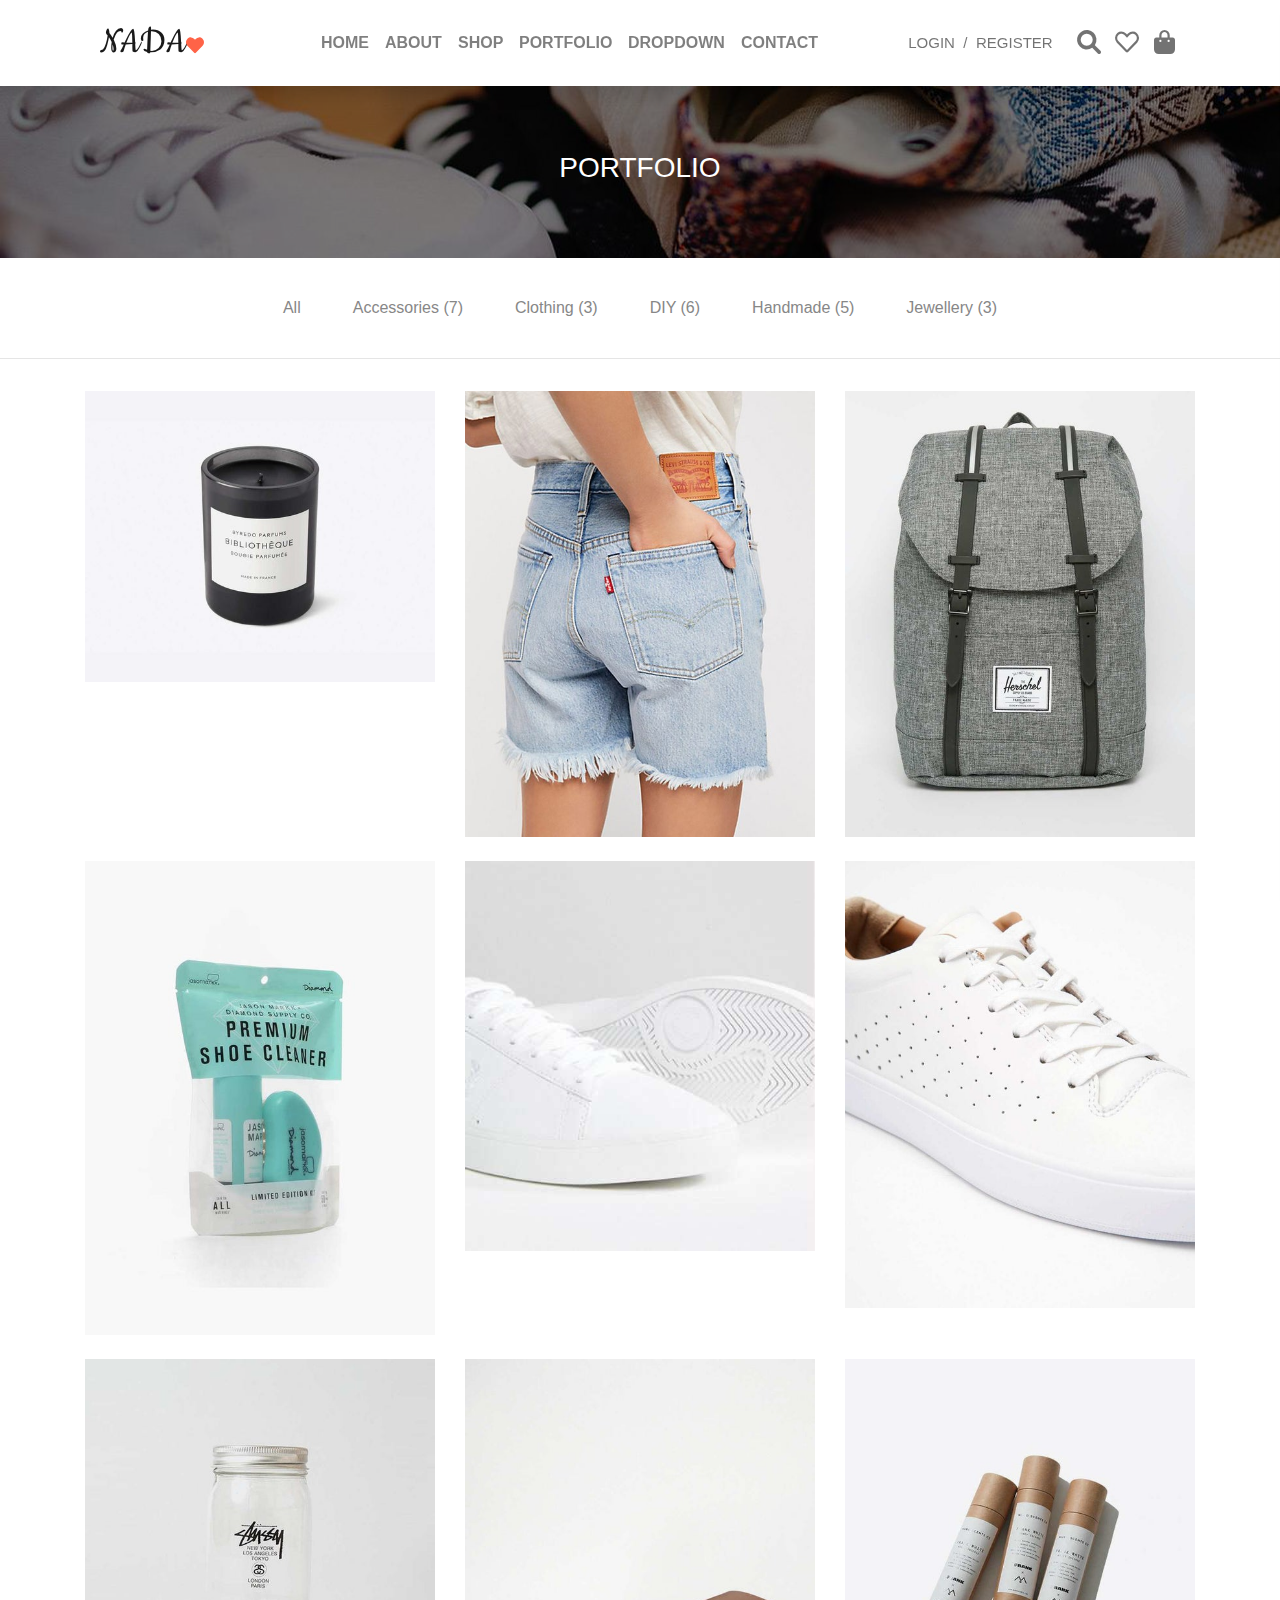
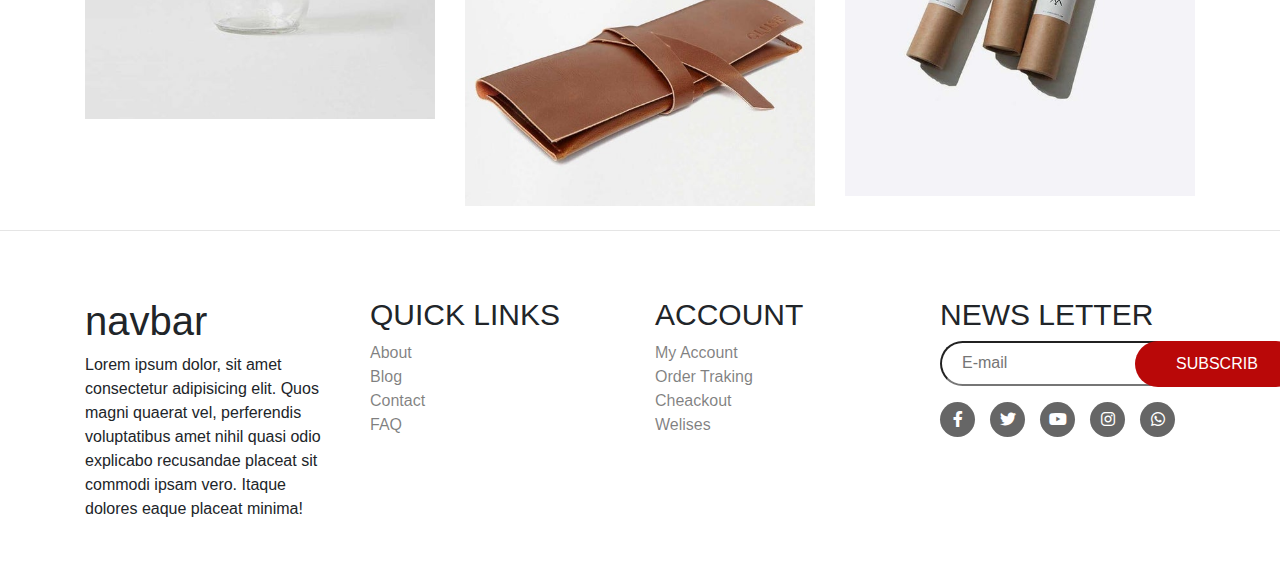
<file: portfolio.html>
<!DOCTYPE html>
<html lang="en">

<head>
    <title>X-Team</title>
    <meta charset="UTF-8">
    <meta name="viewport" content="width=device-width, initial-scale=1">
    <meta name="viewport" content="width=device-width, initial-scale=1, maximum-scale=1, user-scalable=no">
    <link rel="stylesheet" href="css/libraries/aos.css">
    <link rel="stylesheet" href="css/libraries/bootstrap.min.css">
    <link rel="stylesheet" href="F-awesome/all.min.css">
    <link rel="stylesheet" href="F-awesome/fontawesome.min.css">
    <link rel="stylesheet" href="css/libraries/hover-min.css" media="all">
    <link rel="stylesheet" href="css/libraries/owl.carousel.min.css">
    <link rel="stylesheet" href="css/libraries/owl.theme.default.min.css">
    <link rel="stylesheet" href="css/libraries/animate.css">
    <link rel="stylesheet" href="css/portfolio.css">
</head>

<body>
    <!-- navigation -->
    <header class="">
        <nav class="navbar navbar-expand-lg align-items-center navbar-light bg-white shadow fixed-top">
            <div class="container">
                <!-- logo -->
                <a class="navbar-brand col-sm-12 col-lg-auto text-center" href="#">NADA<i class="fas fa-heart fs-6"></i></a>
    
                <!-- toggler -->
                <button class="navbar-toggler" type="button" data-toggle="collapse" data-target="#navbarSupportedContent"
                    aria-controls="navbarSupportedContent" aria-expanded="false" aria-label="Toggle navigation">
                    <span class="navbar-toggler-icon"></span>
                </button>
    
                <!-- start navigation menu -->
                <div class="collapse navbar-collapse main-menu" id="navbarSupportedContent">
                    <ul class="navbar-nav align-content-center mx-3 mx-lg-auto display-6 px-3 px-lg-0">
                        <li class="nav-item ">
                            <a class="nav-link hvr-underline-from-center" href="index.html">
                                HOME
                            </a>
                        </li>
                        <li class="nav-item ">
                            <a class="nav-link hvr-underline-from-center" href="about.html">
                                ABOUT
                            </a>
                        </li>
                        <li class="nav-item ">
                            <a class="nav-link hvr-underline-from-center" href="shop.html">
                                SHOP
                            </a>
                        </li>
                        <li class="nav-item ">
                            <a class="nav-link hvr-underline-from-center" href="#">
                                PORTFOLIO
                            </a>
                        </li>
                        <li class="nav-item dropdown">
                            <a class="nav-link dropdown-toggle hvr-underline-from-center" href="#" id="navbarDropdown"
                                role="button" data-toggle="dropdown" aria-expanded="false">
                                DROPDOWN
                            </a>
                            <div class="dropdown-menu mx-2 mx-lg-0 shadow border-0" aria-labelledby="navbarDropdown">
                                <a class="dropdown-item" href="#">Action</a>
                                <a class="dropdown-item" href="#">Another action</a>
                                <div class="dropdown-divider"></div>
                                <a class="dropdown-item" href="#">Something else here</a>
                            </div>
                        </li>
    
                        <li class="nav-item ">
                            <a class="nav-link hvr-underline-from-center" href="contact.html">
                                CONTACT
                            </a>
                        </li>
                    </ul>
                </div>
                <!-- end navigation menu-->
    
                <!-- start login & register  -->
                <div class="login-menu mx-auto d-none d-xl-block">
                    <a class="mx-1 " data-toggle="modal" data-target="#login" href="#">LOGIN</a>
                    <a class="">/</a>
                    <a class="mx-1" data-toggle="modal" data-target="#register" href="#">REGISTER</a>
                </div>
                <!-- end login & register  -->
    
                <!-- start shopping  -->
                <div class="right-menu mx-3 d-sm-block h4 my-auto ">
                    <a href="#" class="mx-1 cart-link" data-toggle="modal" data-target="#search">
                        <i class="fas fa-search fs-4"></i>
                    </a>
                    <a href="fav.html" class="mx-1 position-relative">
                        <i class="far fa-heart fs-4"></i>
                        <span class="cart-1 fav"></span>
                    </a>
    
                    <span class="shop open-cart mx-1 position-relative">
                        <i class="fas fa-bag-shopping fs-4 "></i>
                        <span class="cart"></span>
                    </span>
                </div>
                <!-- end shopping  -->
            </div>
        </nav>
    </header>
    <div class="nav-fix"></div>
    <!-- navigation -->

    <!-- mini cart  -->
    <div class="mini-cart bg-light shadow row align-content-start" >
        <div class="col-12 p-0">
            <div class="cart-title row justify-content-between align-items-center py-4 border-bottom  mx-0 px-4 mb-1">
                <div class="h5 text-uppercase c-title">Shopping cart</div>
                <i class="fa fa-close hvr-buzz-out h3 close-cart"></i>
            </div>
        </div>
        <div class="products col-12">
    
        </div>
        <div class="col-12">
            <div class="row align-items-center justify-content-between total-cost px-5 border-danger border-top pt-2">
                
            </div>
        </div>
        <div class="col-12 text-center view-cart mt-3">
            <a href="cart.html">
                <button class="btn btn-danger">View Cart</button>
            </a>
        </div>
        <div class="col-12 text-center view-cart mt-3">
            <a href="cart.html">
                <button class="btn btn-primary">Check Out</button>
            </a>
        </div>
    </div>
    <!-- mini cart  -->

    <!-- overlay  -->
    <div class="overlay" ></div>
    <!-- overlay  -->

    <!-- login Modal -->
    <div class="modal fade" id="login" tabindex="-1" aria-labelledby="exampleModalLabel" aria-hidden="true">
        <div class="modal-dialog ">
            <div class="modal-content shadow border-0">
                <div class="modal-header bg-danger">
                    <h5 class="modal-title" id="exampleModalLabel">LOGIN</h5>
                    <button type="button" class="close text-white" data-dismiss="modal" aria-label="Close">
                        <span aria-hidden="true">&times;</span>
                    </button>
                </div>
                <div class="modal-body">
                    <form>
                        <div class="form-group">
                            <label for="exampleInputEmail1">Email address</label>
                            <input type="email" class="form-control" id="exampleInputEmail1"
                                aria-describedby="emailHelp">
                            <small id="emailHelp" class="form-text text-muted">We'll never share your email with anyone
                                else.</small>
                        </div>
                        <div class="form-group">
                            <label for="exampleInputPassword1">Password</label>
                            <input type="password" class="form-control" id="exampleInputPassword1">
                        </div>
                        <div class="form-group form-check">
                            <input type="checkbox" class="form-check-input" id="exampleCheck1">
                            <label class="form-check-label" for="exampleCheck1">Remember me</label>
                        </div>
                        <button type="submit" class="btn btn-danger">Log In</button>
                    </form>
                </div>
            </div>
        </div>
    </div>
    <!-- login Modal -->

    <!-- register Modal -->
    <div class="modal fade" id="register" tabindex="-1" aria-labelledby="exampleModalLabel" aria-hidden="true">
        <div class="modal-dialog ">
            <div class="modal-content shadow border-0">
                <div class="modal-header bg-danger">
                    <h5 class="modal-title" id="exampleModalLabel">Register</h5>
                    <button type="button" class="close text-white" data-dismiss="modal" aria-label="Close">
                        <span aria-hidden="true">&times;</span>
                    </button>
                </div>
                <div class="modal-body">
                    <form>
                        <div class="form-row">
                            <div class="form-group col-md-6">
                                <label for="inputEmail4">Email</label>
                                <input type="email" class="form-control" id="inputEmail4">
                            </div>
                            <div class="form-group col-md-6">
                                <label for="inputPassword4">Password</label>
                                <input type="password" class="form-control" id="inputPassword4">
                            </div>
                        </div>
                        <div class="form-group">
                            <label for="inputAddress">Address</label>
                            <input type="text" class="form-control" id="inputAddress" placeholder="1234 Main St">
                        </div>
                        <div class="form-group">
                            <label for="inputAddress2">Address 2</label>
                            <input type="text" class="form-control" id="inputAddress2"
                                placeholder="Apartment, studio, or floor">
                        </div>
                        <div class="form-row">
                            <div class="form-group col-md-6">
                                <label for="inputCity">City</label>
                                <input type="text" class="form-control" id="inputCity">
                            </div>
                            <div class="form-group col-md-4">
                                <label for="inputState">State</label>
                                <select id="inputState" class="form-control">
                                    <option selected>Choose...</option>
                                    <option>Ahmed Palestine</option>
                                    <option>Manar Egypt</option>
                                    <option>Omnia Egypt</option>
                                    <option>Adel Egypt</option>
                                </select>
                            </div>
                            <div class="form-group col-md-2">
                                <label for="inputZip">Zip</label>
                                <input type="text" class="form-control" id="inputZip">
                            </div>
                        </div>
                        <div class="form-group">
                            <div class="form-check">
                                <input class="form-check-input" type="checkbox" id="gridCheck">
                                <label class="form-check-label" for="gridCheck">
                                    Accept all conditions.
                                </label>
                            </div>
                        </div>
                        <button type="submit" class="btn btn-danger">Register</button>
                    </form>
                </div>
            </div>
        </div>
    </div>
    <!-- register Modal -->

    <!-- portfolio -->
    <main class="main-portfolio">
        <div class="container-fluid text-uppercase text-center text-white portfolio-head position-relative px-0">
            <h3 class="position-relative">portfolio</h3>
            <div class="overlay-1 position-absolute w-100"></div>
        </div>
        <div class="container portfolio-info">
            <div class="row justify-content-center my-4 portfolio-links">
                <a class="px-4 selected" href="#">
                    All
                </a>
                <a class="px-4" href="#">Accessories
                    <span class="">(7)</span>
                </a>
                <a class="px-4" href="#">Clothing
                    <span class="">(3)</span>
                </a><a class="px-4" href="#">DIY 
                    <span class="">(6)</span>
                </a>
                <a class="px-4" href="#">Handmade 
                    <span class="">(5)</span>
                </a>
                <a class="px-4" href="#">Jewellery 
                    <span class="">(3)</span>
                </a>
            </div>
        </div>
        <hr>
        <div class="container">
            <div class="row">
                <div class="col-12 col-md-4 mt-3">
                    <div class=" pb-2 position-relative text-center about-team-1">
                        <div class="">
                            <picture ><img src="img/portfolio-3.jpg" class="w-100">
                            </picture>
                        </div>
                        <div class="position-absolute about-team">
                            <h6 class="">
                                <a class="" href="#">Women Shoes</a>
                            </h6>
                            <span class="d-block">
                                <a class="h6" href="#">
                                Accessories</a>,
                                <a class="h6" href="#">
                                DIY</a>, 
                                <a class="h6" href="#">
                                Handmade</a>
                            </span>
                        </div>
                    </div>
                </div>
                <div class="col-12 col-md-4 mt-3">
                    <div class=" pb-2 position-relative text-center about-team-1">
                        <div class="">
                            <picture ><img src="img/portfolio-1.jpg" class="w-100">
                            </picture>
                        </div>
                        <div class="position-absolute about-team">
                            <h6 class="">
                                <a class="" href="#">Women Shoes</a>
                            </h6>
                            <span class="d-block">
                                <a class="h6" href="#">
                                Accessories</a>,
                                <a class="h6" href="#">
                                DIY</a>, 
                                <a class="h6" href="#">
                                Handmade</a>
                            </span>
                        </div>
                    </div>
                </div>
                <div class="col-12 col-md-4 mt-3">
                    <div class=" pb-2 position-relative text-center about-team-1">
                        <div class="">
                            <picture ><img src="img/portfolio-2.jpg" class="w-100">
                            </picture>
                        </div>
                        <div class="position-absolute about-team">
                            <h6 class="">
                                <a class="" href="#">Women Shoes</a>
                            </h6>
                            <span class="d-block">
                                <a class="h6" href="#">
                                Accessories</a>,
                                <a class="h6" href="#">
                                DIY</a>, 
                                <a class="h6" href="#">
                                Handmade</a>
                            </span>
                        </div>
                    </div>
                </div>
                <div class="col-12 col-md-4 mt-3">
                    <div class=" pb-2 position-relative text-center about-team-1">
                        <div class="">
                            <picture ><img src="img/portfolio-4.jpg" class="w-100">
                            </picture>
                        </div>
                        <div class="position-absolute about-team">
                            <h6 class="">
                                <a class="" href="#">Women Shoes</a>
                            </h6>
                            <span class="d-block">
                                <a class="h6" href="#">
                                Accessories</a>,
                                <a class="h6" href="#">
                                DIY</a>, 
                                <a class="h6" href="#">
                                Handmade</a>
                            </span>
                        </div>
                    </div>
                </div>
                <div class="col-12 col-md-4 mt-3">
                    <div class=" pb-2 position-relative text-center about-team-1">
                        <div class="">
                            <picture ><img src="img/portfolio-5.jpg" class="w-100">
                            </picture>
                        </div>
                        <div class="position-absolute about-team">
                            <h6 class="">
                                <a class="" href="#">Women Shoes</a>
                            </h6>
                            <span class="d-block">
                                <a class="h6" href="#">
                                Accessories</a>,
                                <a class="h6" href="#">
                                DIY</a>, 
                                <a class="h6" href="#">
                                Handmade</a>
                            </span>
                        </div>
                    </div>
                </div>
                <div class="col-12 col-md-4 mt-3">
                    <div class=" pb-2 position-relative text-center about-team-1">
                        <div class="">
                            <picture ><img src="img/portfolio-6.jpg" class="w-100">
                            </picture>
                        </div>
                        <div class="position-absolute about-team">
                            <h6 class="">
                                <a class="" href="#">Women Shoes</a>
                            </h6>
                            <span class="d-block">
                                <a class="h6" href="#">
                                Accessories</a>,
                                <a class="h6" href="#">
                                DIY</a>, 
                                <a class="h6" href="#">
                                Handmade</a>
                            </span>
                        </div>
                    </div>
                </div>
                <div class="col-12 col-md-4 mt-3">
                    <div class=" pb-2 position-relative text-center about-team-1">
                        <div class="">
                            <picture ><img src="img/portfolio-7.jpg" class="w-100">
                            </picture>
                        </div>
                        <div class="position-absolute about-team">
                            <h6 class="">
                                <a class="" href="#">Women Shoes</a>
                            </h6>
                            <span class="d-block">
                                <a class="h6" href="#">
                                Accessories</a>,
                                <a class="h6" href="#">
                                DIY</a>, 
                                <a class="h6" href="#">
                                Handmade</a>
                            </span>
                        </div>
                    </div>
                </div>
                <div class="col-12 col-md-4 mt-3">
                    <div class=" pb-2 position-relative text-center about-team-1">
                        <div class="">
                            <picture ><img src="img/portfolio-8.jpg" class="w-100">
                            </picture>
                        </div>
                        <div class="position-absolute about-team">
                            <h6 class="">
                                <a class="" href="#">Women Shoes</a>
                            </h6>
                            <span class="d-block">
                                <a class="h6" href="#">
                                Accessories</a>,
                                <a class="h6" href="#">
                                DIY</a>, 
                                <a class="h6" href="#">
                                Handmade</a>
                            </span>
                        </div>
                    </div>
                </div>
                <div class="col-12 col-md-4 mt-3">
                    <div class=" pb-2 position-relative text-center about-team-1">
                        <div class="">
                            <picture ><img src="img/portfolio-9.jpg" class="w-100">
                            </picture>
                        </div>
                        <div class="position-absolute about-team">
                            <h6 class="">
                                <a class="" href="#">Women Shoes</a>
                            </h6>
                            <span class="d-block">
                                <a class="h6" href="#">
                                Accessories</a>,
                                <a class="h6" href="#">
                                DIY</a>, 
                                <a class="h6" href="#">
                                Handmade</a>
                            </span>
                        </div>
                    </div>
                </div>
            </div>
        </div>
    </main>
    <!-- portfolio -->

    <hr>
    <!-- start footer -->
    <footer class="Footer">
        <div class="container">
            <div class="row">
                <div class="col-md-6 col-lg-3 frist-footer-list">
                    <h1>navbar</h1>
                    <p>Lorem ipsum dolor, sit amet consectetur adipisicing elit. Quos magni quaerat vel, perferendis
                        voluptatibus amet nihil quasi odio explicabo recusandae placeat sit commodi ipsam vero. Itaque
                        dolores eaque placeat minima!</p>
                </div>

                <div class="col-md-6 col-lg-3 second-footer-list text-left">
                    <h2>quick links</h2>
                    <ul class="list-unstyled">
                        <li><a href="#">About</a></li>
                        <li><a href="#">Blog</a></li>
                        <li><a href="#">contact</a></li>
                        <li><a href="#">FAQ</a></li>

                    </ul>
                </div>
                <div class="col-md-6 col-lg-3 third-footer-list text-left">
                    <h2>account</h2>
                    <ul class="list-unstyled">
                        <li><a href="#">my account</a></li>
                        <li><a href="#">order traking</a></li>
                        <li><a href="#">cheackout</a></li>
                        <li><a href="#">welises</a></li>
                    </ul>
                </div>
                <div class="col-md-6 col-lg-3 fourth-footer-list text-left">
                    <h2>news letter</h2>
                    <form action="#" method="post">
                        <input type="email" class="btn1" placeholder="E-mail">
                        <input type="button" value="subscrib" class="btn">
                    </form>
                    <ul class="list-unstyled fourth text-left">
                        <li class="text-center"><a href="#"><i class="fab fa-facebook-f  rounded-circle"></i></a></li>
                        <li class="text-center"><a href="#"><i class="fab fa-twitter  rounded-circle"></i></a></li>
                        <li class="text-center"><a href="#"><i class="fab fa-youtube  rounded-circle"></i></a></li>
                        <li class="text-center"><a href="#"><i class="fab fa-instagram  rounded-circle"></i></a></li>
                        <li class="text-center"><a href="#"><i class="fab fa-whatsapp  rounded-circle"></i></a></li>
                    </ul>
                </div>
            </div>
        </div>
    </footer>
    <!-- end footer -->


    <script src="js/jquery-3.6.0.min.js"></script>
    <script src="js/owl.carousel.min.js"></script>
    <script src="js/aos.js"></script>
    <script>
        AOS.init();
    </script>
    <script src="js/bootstrap.min.js"></script>
    <script src="js/contact.js"></script>
</body>

</html>
</file>
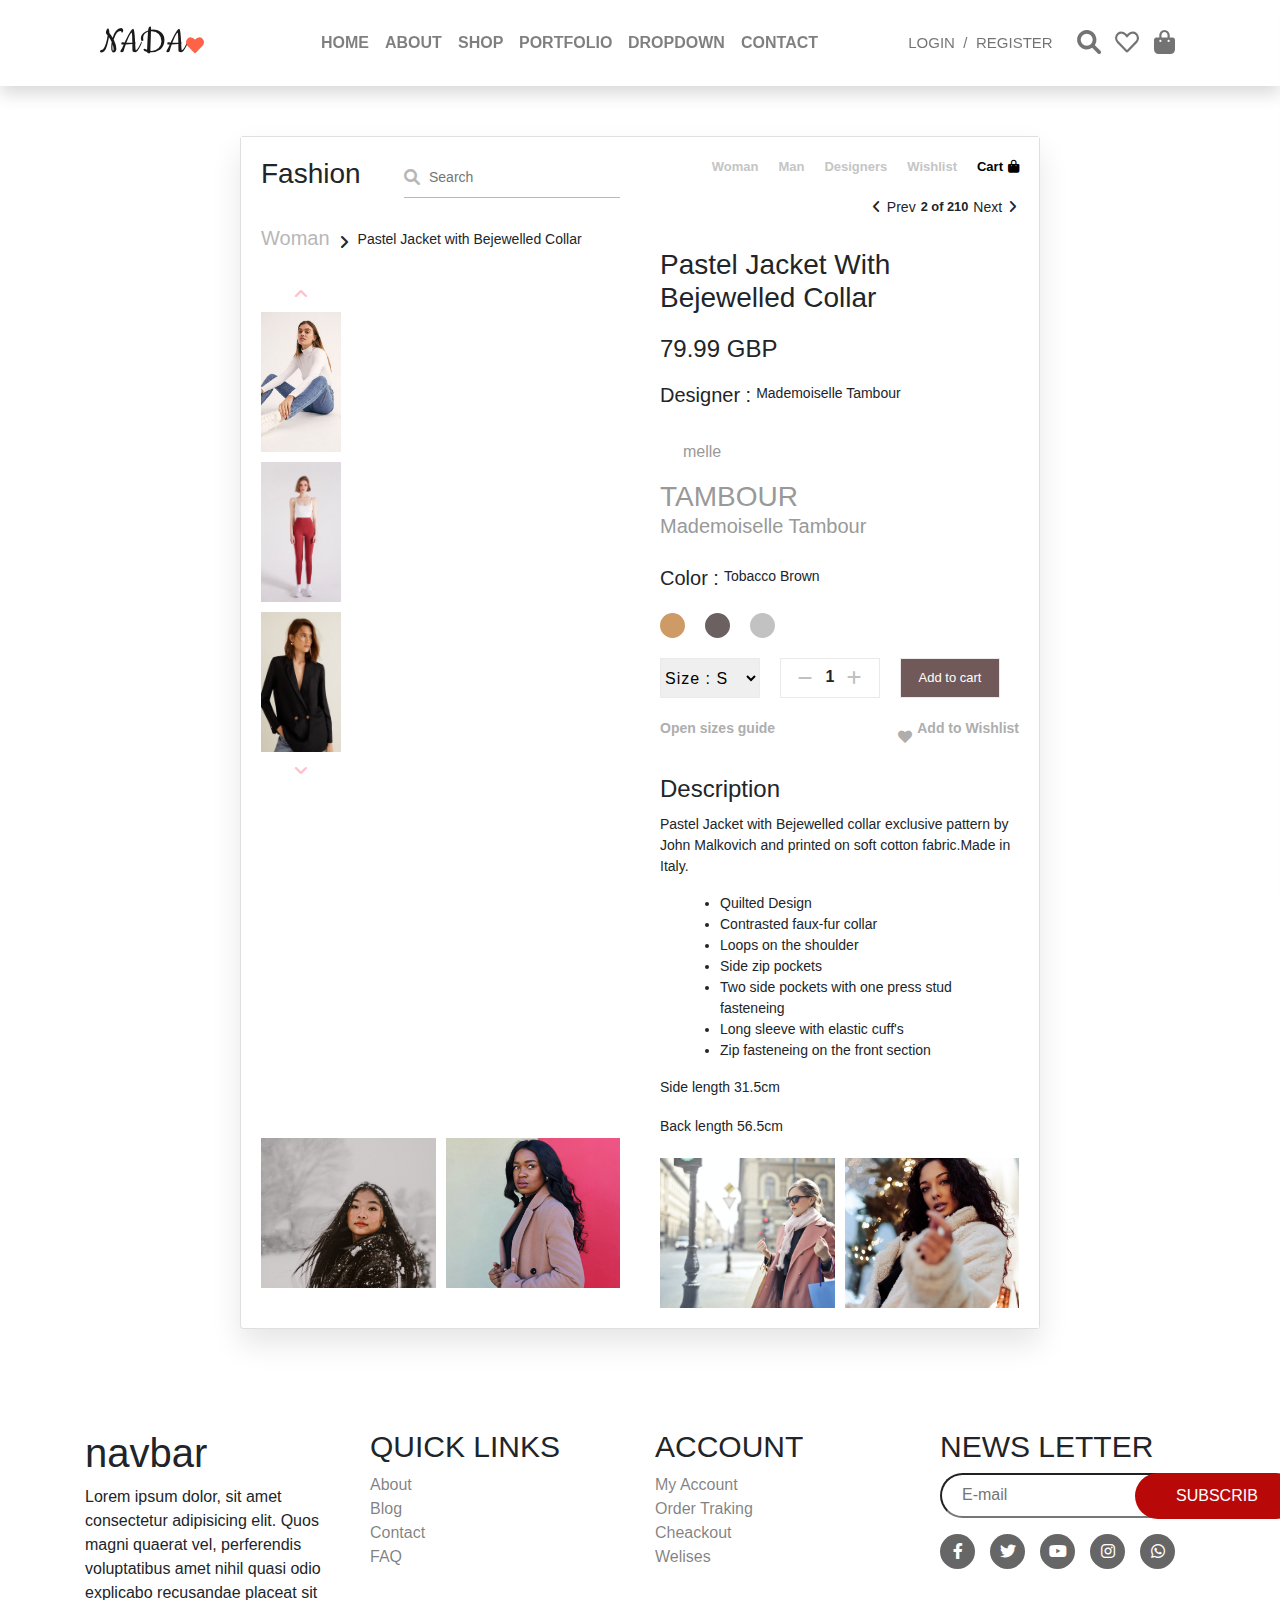
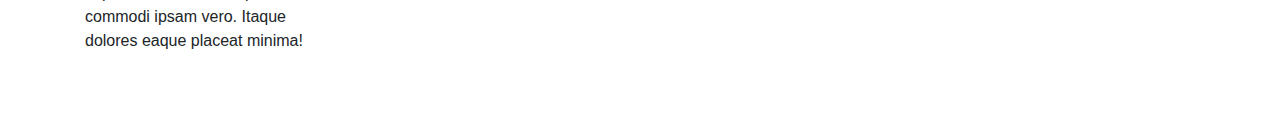
<file: product-details.html>
<!DOCTYPE html>
<html lang="en">

<head>
    <title>X-Team</title>
    <meta charset="UTF-8">
    <meta name="viewport" content="width=device-width, initial-scale=1">
    <meta name="viewport" content="width=device-width, initial-scale=1, maximum-scale=1, user-scalable=no">
    <link rel="stylesheet" href="css/libraries/aos.css">
    <link rel="stylesheet" href="css/libraries/bootstrap.min.css">
    <link rel="stylesheet" href="F-awesome/all.min.css">
    <link rel="stylesheet" href="F-awesome/fontawesome.min.css">
    <link rel="stylesheet" href="css/libraries/hover-min.css" media="all">
    <link rel="stylesheet" href="css/libraries/owl.carousel.min.css">
    <link rel="stylesheet" href="css/libraries/owl.theme.default.min.css">
    <link rel="stylesheet" href="css/libraries/animate.css">
    <link rel="stylesheet" href="css/product-details.css">
</head>

<body>
    <!-- navigation -->
    <header class="">
        <nav class="navbar navbar-expand-lg align-items-center navbar-light bg-white shadow fixed-top">
            <div class="container">
                <!-- logo -->
                <a class="navbar-brand col-sm-12 col-lg-auto text-center" href="#">NADA<i class="fas fa-heart fs-6"></i></a>
    
                <!-- toggler -->
                <button class="navbar-toggler" type="button" data-toggle="collapse" data-target="#navbarSupportedContent"
                    aria-controls="navbarSupportedContent" aria-expanded="false" aria-label="Toggle navigation">
                    <span class="navbar-toggler-icon"></span>
                </button>
    
                <!-- start navigation menu -->
                <div class="collapse navbar-collapse main-menu" id="navbarSupportedContent">
                    <ul class="navbar-nav align-content-center mx-3 mx-lg-auto display-6 px-3 px-lg-0">
                        <li class="nav-item ">
                            <a class="nav-link hvr-underline-from-center" href="index.html">
                                HOME
                            </a>
                        </li>
                        <li class="nav-item ">
                            <a class="nav-link hvr-underline-from-center" href="about.html">
                                ABOUT
                            </a>
                        </li>
                        <li class="nav-item ">
                            <a class="nav-link hvr-underline-from-center" href="shop.html">
                                SHOP
                            </a>
                        </li>
                        <li class="nav-item ">
                            <a class="nav-link hvr-underline-from-center" href="portfolio.html">
                                PORTFOLIO
                            </a>
                        </li>
                        <li class="nav-item dropdown">
                            <a class="nav-link dropdown-toggle hvr-underline-from-center" href="#" id="navbarDropdown"
                                role="button" data-toggle="dropdown" aria-expanded="false">
                                DROPDOWN
                            </a>
                            <div class="dropdown-menu mx-2 mx-lg-0 shadow border-0" aria-labelledby="navbarDropdown">
                                <a class="dropdown-item" href="#">Action</a>
                                <a class="dropdown-item" href="#">Another action</a>
                                <div class="dropdown-divider"></div>
                                <a class="dropdown-item" href="#">Something else here</a>
                            </div>
                        </li>
    
                        <li class="nav-item ">
                            <a class="nav-link hvr-underline-from-center" href="contact.html">
                                CONTACT
                            </a>
                        </li>
                    </ul>
                </div>
                <!-- end navigation menu-->
    
                <!-- start login & register  -->
                <div class="login-menu mx-auto d-none d-xl-block">
                    <a class="mx-1 " data-toggle="modal" data-target="#login" href="#">LOGIN</a>
                    <a class="">/</a>
                    <a class="mx-1" data-toggle="modal" data-target="#register" href="#">REGISTER</a>
                </div>
                <!-- end login & register  -->
    
                <!-- start shopping  -->
                <div class="right-menu mx-3 d-sm-block h4 my-auto ">
                    <a href="#" class="mx-1 cart-link" data-toggle="modal" data-target="#search">
                        <i class="fas fa-search fs-4"></i>
                    </a>
                    <a href="fav.html" class="mx-1 position-relative">
                        <i class="far fa-heart fs-4"></i>
                        <span class="cart-1 fav"></span>
                    </a>
    
                    <span class="shop open-cart mx-1 position-relative">
                        <i class="fas fa-bag-shopping fs-4 "></i>
                        <span class="cart"></span>
                    </span>
                </div>
                <!-- end shopping  -->
            </div>
        </nav>
    </header>
    <div class="nav-fix"></div>
    <!-- navigation -->

    <!-- mini cart  -->
    <div class="mini-cart bg-light shadow row align-content-start" >
        <div class="col-12 p-0">
            <div class="cart-title row justify-content-between align-items-center py-4 border-bottom  mx-0 px-4 mb-1">
                <div class="h5 text-uppercase c-title">Shopping cart</div>
                <i class="fa fa-close hvr-buzz-out h3 close-cart"></i>
            </div>
        </div>
        <div class="products col-12">
    
        </div>
        <div class="col-12">
            <div class="row align-items-center justify-content-between total-cost px-5 border-danger border-top pt-2">
                
            </div>
        </div>
        <div class="col-12 text-center view-cart mt-3">
            <a href="cart.html">
                <button class="btn btn-danger">View Cart</button>
            </a>
        </div>
        <div class="col-12 text-center view-cart mt-3">
            <a href="cart.html">
                <button class="btn btn-primary">Check Out</button>
            </a>
        </div>
    </div>
    <!-- mini cart  -->

    <!-- overlay  -->
    <div class="overlay" ></div>
    <!-- overlay  -->

    <!-- login Modal -->
    <div class="modal fade" id="login" tabindex="-1" aria-labelledby="exampleModalLabel" aria-hidden="true">
        <div class="modal-dialog ">
            <div class="modal-content shadow border-0">
                <div class="modal-header bg-danger">
                    <h5 class="modal-title" id="exampleModalLabel">LOGIN</h5>
                    <button type="button" class="close text-white" data-dismiss="modal" aria-label="Close">
                        <span aria-hidden="true">&times;</span>
                    </button>
                </div>
                <div class="modal-body">
                    <form>
                        <div class="form-group">
                            <label for="exampleInputEmail1">Email address</label>
                            <input type="email" class="form-control" id="exampleInputEmail1"
                                aria-describedby="emailHelp">
                            <small id="emailHelp" class="form-text text-muted">We'll never share your email with anyone
                                else.</small>
                        </div>
                        <div class="form-group">
                            <label for="exampleInputPassword1">Password</label>
                            <input type="password" class="form-control" id="exampleInputPassword1">
                        </div>
                        <div class="form-group form-check">
                            <input type="checkbox" class="form-check-input" id="exampleCheck1">
                            <label class="form-check-label" for="exampleCheck1">Remember me</label>
                        </div>
                        <button type="submit" class="btn btn-danger">Log In</button>
                    </form>
                </div>
            </div>
        </div>
    </div>
    <!-- login Modal -->

    <!-- register Modal -->
    <div class="modal fade" id="register" tabindex="-1" aria-labelledby="exampleModalLabel" aria-hidden="true">
        <div class="modal-dialog ">
            <div class="modal-content shadow border-0">
                <div class="modal-header bg-danger">
                    <h5 class="modal-title" id="exampleModalLabel">Register</h5>
                    <button type="button" class="close text-white" data-dismiss="modal" aria-label="Close">
                        <span aria-hidden="true">&times;</span>
                    </button>
                </div>
                <div class="modal-body">
                    <form>
                        <div class="form-row">
                            <div class="form-group col-md-6">
                                <label for="inputEmail4">Email</label>
                                <input type="email" class="form-control" id="inputEmail4">
                            </div>
                            <div class="form-group col-md-6">
                                <label for="inputPassword4">Password</label>
                                <input type="password" class="form-control" id="inputPassword4">
                            </div>
                        </div>
                        <div class="form-group">
                            <label for="inputAddress">Address</label>
                            <input type="text" class="form-control" id="inputAddress" placeholder="1234 Main St">
                        </div>
                        <div class="form-group">
                            <label for="inputAddress2">Address 2</label>
                            <input type="text" class="form-control" id="inputAddress2"
                                placeholder="Apartment, studio, or floor">
                        </div>
                        <div class="form-row">
                            <div class="form-group col-md-6">
                                <label for="inputCity">City</label>
                                <input type="text" class="form-control" id="inputCity">
                            </div>
                            <div class="form-group col-md-4">
                                <label for="inputState">State</label>
                                <select id="inputState" class="form-control">
                                    <option selected>Choose...</option>
                                    <option>Ahmed Palestine</option>
                                    <option>Manar Egypt</option>
                                    <option>Omnia Egypt</option>
                                    <option>Adel Egypt</option>
                                </select>
                            </div>
                            <div class="form-group col-md-2">
                                <label for="inputZip">Zip</label>
                                <input type="text" class="form-control" id="inputZip">
                            </div>
                        </div>
                        <div class="form-group">
                            <div class="form-check">
                                <input class="form-check-input" type="checkbox" id="gridCheck">
                                <label class="form-check-label" for="gridCheck">
                                    Accept all conditions.
                                </label>
                            </div>
                        </div>
                        <button type="submit" class="btn btn-danger">Register</button>
                    </form>
                </div>
            </div>
        </div>
    </div>
    <!-- register Modal -->

    <!-- preview modal -->
    <div class="modal fade" id="preview" tabindex="-1" aria-labelledby="exampleModalLabel" aria-hidden="true">
        <div class="modal-dialog modal-lg">
            <div class="modal-content shadow border-0">
                <div class="modal-header bg-danger">
                    <h5 class="modal-title prev-title" id="exampleModalLabel"></h5>
                    <button type="button" class="close text-white" data-dismiss="modal" aria-label="Close">
                        <span aria-hidden="true">&times;</span>
                    </button>
                </div>
                <div class="modal-body preview-modal">
                    
                </div>
            </div>
        </div>
    </div>
    <!-- preview modal -->


    <div class="container product">
        <div class="card">
            <div class="form">
                <div class="left-side">
                    <div class="fashion">
                        <h3>Fashion</h3>
                        <div class="input_text"> <input type="text" placeholder="Search"> <i class="fa fa-search search-icon"></i> </div>
                    </div>
                    <div class="woman">
                        <h5>Woman</h5> <i class="fa fa-angle-right"></i>
                        <p>Pastel Jacket with Bejewelled Collar</p>
                    </div>
                    <div class="images">
                        <div class="img_girl_left"> <i class="fa fa-angle-up"></i> <span><a href="#"><img src="img/product/product-12.jpg"></a></span> <span><a href="#"><img src="img/product/product-3.jpg"></a></span> <span><a href="#"><img src="img/product/product-10.jpg"></a></span> <i class="fa fa-angle-down"></i> </div> <span class="products-details">

                        </span>
                    </div>
                    <div class="right_women_img m_top"> <span><a href="#"><img src="../img/product/product-13.jpg"></a></span> <span><a href="#"><img src="../img/product/product-14.jpg"></a></span> </div>
                </div>
                <div class="right-side">
                    <div class="top_div"> <span>Woman</span> <span>Man</span> <span>Designers</span> <span>Wishlist</span> <span>Cart<i class="fa fa-shopping-bag"></i></span> </div>
                    <div class="indexing"> <span><i class="fa fa-angle-left"></i> Prev</span> <small>2 of 210</small> <span>Next <i class="fa fa-angle-right"></i></span> </div>
                    <h3>Pastel Jacket With Bejewelled Collar</h3>
                    <h4>79.99 GBP</h4>
                    <div class="designer">
                        <h5>Designer : </h5>
                        <p>Mademoiselle Tambour</p>
                    </div>
                    <div class="logo">
                        <p>melle</p>
                        <h3>TAMBOUR</h3>
                        <h5>Mademoiselle Tambour</h5>
                    </div>
                    <div class="designer">
                        <h5>Color : </h5>
                        <p>Tobacco Brown</p>
                    </div>
                    <div class="color"> <span></span> <span></span> <span></span> </div>
                    <div class="options">
                        <div class="size"> <select>
                                <option>Size : S</option>
                                <option>Size : M</option>
                                <option>Size : L</option>
                                <option>Size : XL</option>
                            </select> </div>
                        <div class="quantity"> <i class="fa fa-minus"></i> <span class="qty">1</span> <i class="fa fa-plus"></i> </div> <button>Add to cart</button>
                    </div>
                    <div class="open_wish">
                        <p>Open sizes guide</p>
                        <div class="wishlist"> <i class="fa fa-heart fav-icon"></i>
                            <p>Add to Wishlist</p>
                        </div>
                    </div>
                    <div class="description">
                        <h4>Description</h4>
                        <p>Pastel Jacket with Bejewelled collar exclusive pattern by John Malkovich and printed on soft cotton fabric.Made in Italy. </p>
                        <ul class="features">
                            <li>Quilted Design</li>
                            <li>Contrasted faux-fur collar </li>
                            <li>Loops on the shoulder</li>
                            <li>Side zip pockets</li>
                            <li>Two side pockets with one press stud fasteneing</li>
                            <li>Long sleeve with elastic cuff's</li>
                            <li>Zip fasteneing on the front section</li>
                        </ul>
                        <p>Side length 31.5cm</p>
                        <p1>Back length 56.5cm</p1>
                    </div>
                    <!-- <div class="share">
                        <h4>Share</h4>
                        <div class="social"> <i class="fa fa-facebook"></i> <i class="fa fa-twitter"></i> <i class="fa fa-pinterest"></i> <i class="fa fa-google-plus"></i> </div>
                    </div> -->
                    <div class="right_women_img"> <span><a href="#"><img src="../img/product/product-15.jpg"></a></span> <span><a href="#"><img src="../img/product/product-16.jpg"></a></span> </div>
                </div>
            </div>
        </div>
    </div>

    

    <!-- start footer -->
    <footer class="Footer">
        <div class="container">
            <div class="row">
                <div class="col-md-6 col-lg-3 frist-footer-list">
                    <h1>navbar</h1>
                    <p>Lorem ipsum dolor, sit amet consectetur adipisicing elit. Quos magni quaerat vel, perferendis
                        voluptatibus amet nihil quasi odio explicabo recusandae placeat sit commodi ipsam vero. Itaque
                        dolores eaque placeat minima!</p>
                </div>

                <div class="col-md-6 col-lg-3 second-footer-list text-left">
                    <h2>quick links</h2>
                    <ul class="list-unstyled">
                        <li><a href="#">About</a></li>
                        <li><a href="#">Blog</a></li>
                        <li><a href="#">contact</a></li>
                        <li><a href="#">FAQ</a></li>

                    </ul>
                </div>
                <div class="col-md-6 col-lg-3 third-footer-list text-left">
                    <h2>account</h2>
                    <ul class="list-unstyled">
                        <li><a href="#">my account</a></li>
                        <li><a href="#">order traking</a></li>
                        <li><a href="#">cheackout</a></li>
                        <li><a href="#">welises</a></li>
                    </ul>
                </div>
                <div class="col-md-6 col-lg-3 fourth-footer-list text-left">
                    <h2>news letter</h2>
                    <form action="#" method="post">
                        <input type="email" class="btn1" placeholder="E-mail">
                        <input type="button" value="subscrib" class="btn">
                    </form>
                    <ul class="list-unstyled fourth text-left">
                        <li class="text-center"><a href="#"><i class="fab fa-facebook-f  rounded-circle"></i></a></li>
                        <li class="text-center"><a href="#"><i class="fab fa-twitter  rounded-circle"></i></a></li>
                        <li class="text-center"><a href="#"><i class="fab fa-youtube  rounded-circle"></i></a></li>
                        <li class="text-center"><a href="#"><i class="fab fa-instagram  rounded-circle"></i></a></li>
                        <li class="text-center"><a href="#"><i class="fab fa-whatsapp  rounded-circle"></i></a></li>
                    </ul>
                </div>
            </div>
        </div>
    </footer>
    <!-- end footer -->


    <script src="js/jquery-3.6.0.min.js"></script>
    <script src="js/owl.carousel.min.js"></script>
    <script src="js/aos.js"></script>
    <script>
        AOS.init();
    </script>
    <script src="js/bootstrap.min.js"></script>
    
    <script src="js/product-details.js"></script>
</body>

</html>

</html>
</file>
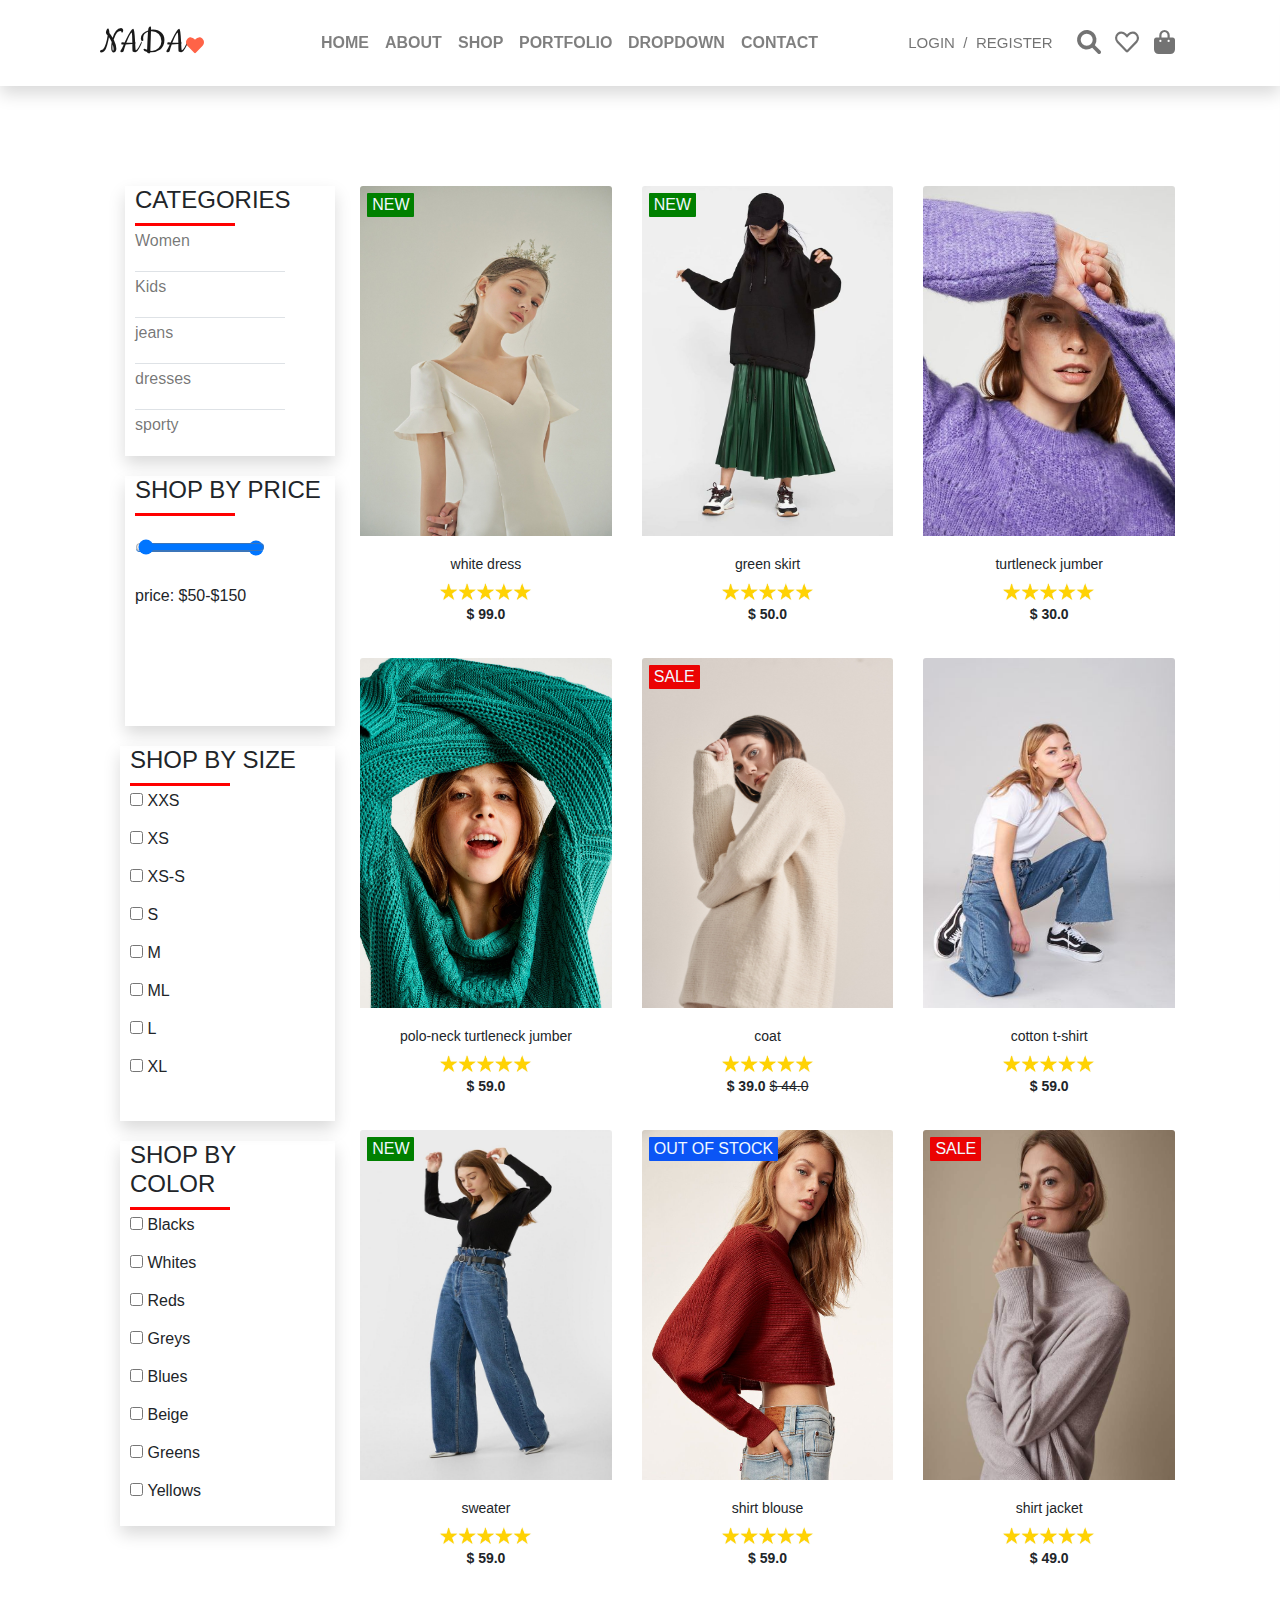
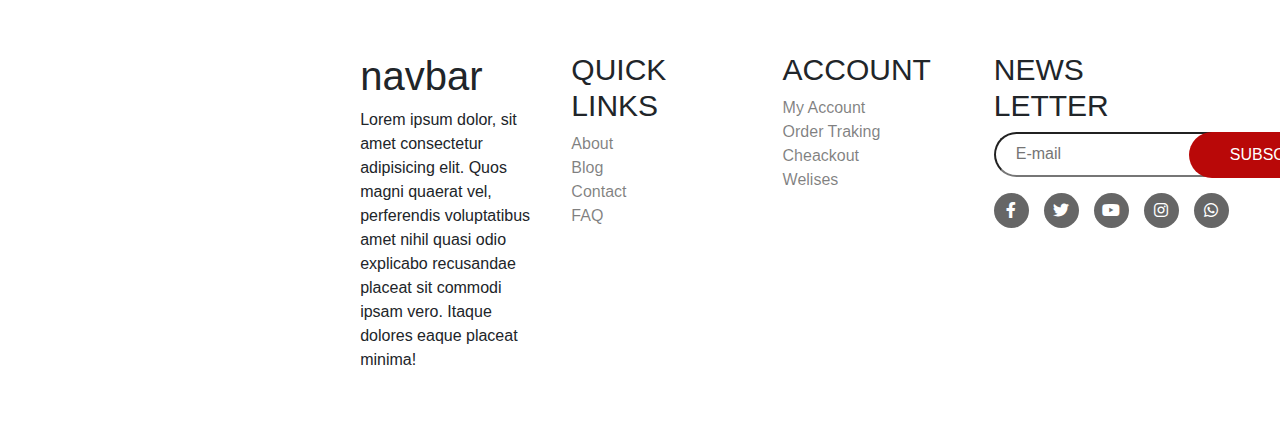
<file: shop.html>
<!DOCTYPE html>
<html lang="en">

<head>
    <title>cart</title>
    <meta charset="UTF-8">
    <meta name="viewport" content="width=device-width, initial-scale=1">
    <meta name="viewport" content="width=device-width, initial-scale=1, maximum-scale=1, user-scalable=no">
    <link rel="stylesheet" href="css/libraries/aos.css">
    <link rel="stylesheet" href="css/libraries/bootstrap.min.css">
    <link rel="stylesheet" href="F-awesome/all.min.css">
    <link rel="stylesheet" href="F-awesome/fontawesome.min.css">
    <link rel="stylesheet" href="css/libraries/hover-min.css" media="all">
    <link rel="stylesheet" href="css/libraries/owl.carousel.min.css">
    <link rel="stylesheet" href="css/libraries/owl.theme.default.min.css">
    <link rel="stylesheet" href="css/libraries/animate.css">
    <link rel="stylesheet" href="css/shop.css">
</head>

<body>
    <!-- navigation -->
    <header class="">
        <nav class="navbar navbar-expand-lg align-items-center navbar-light bg-white shadow fixed-top">
            <div class="container">
                <!-- logo -->
                <a class="navbar-brand col-sm-12 col-lg-auto text-center" href="#">NADA<i
                        class="fas fa-heart fs-6"></i></a>

                <!-- toggler -->
                <button class="navbar-toggler" type="button" data-toggle="collapse"
                    data-target="#navbarSupportedContent" aria-controls="navbarSupportedContent" aria-expanded="false"
                    aria-label="Toggle navigation">
                    <span class="navbar-toggler-icon"></span>
                </button>

                <!-- start navigation menu -->
                <div class="collapse navbar-collapse main-menu" id="navbarSupportedContent">
                    <ul class="navbar-nav align-content-center mx-3 mx-lg-auto display-6 px-3 px-lg-0">
                        <li class="nav-item ">
                            <a class="nav-link hvr-underline-from-center" href="index.html">
                                HOME
                            </a>
                        </li>
                        <li class="nav-item ">
                            <a class="nav-link hvr-underline-from-center" href="about.html">
                                ABOUT
                            </a>
                        </li>
                        <li class="nav-item ">
                            <a class="nav-link hvr-underline-from-center" href="#">
                                SHOP
                            </a>
                        </li>
                        <li class="nav-item ">
                            <a class="nav-link hvr-underline-from-center" href="portfolio.html">
                                PORTFOLIO
                            </a>
                        </li>
                        <li class="nav-item dropdown">
                            <a class="nav-link dropdown-toggle hvr-underline-from-center" href="#" id="navbarDropdown"
                                role="button" data-toggle="dropdown" aria-expanded="false">
                                DROPDOWN
                            </a>
                            <div class="dropdown-menu mx-2 mx-lg-0 shadow border-0" aria-labelledby="navbarDropdown">
                                <a class="dropdown-item" href="#">Action</a>
                                <a class="dropdown-item" href="#">Another action</a>
                                <div class="dropdown-divider"></div>
                                <a class="dropdown-item" href="#">Something else here</a>
                            </div>
                        </li>

                        <li class="nav-item ">
                            <a class="nav-link hvr-underline-from-center" href="contact.html">
                                CONTACT
                            </a>
                        </li>
                    </ul>
                </div>
                <!-- end navigation menu-->

                <!-- start login & register  -->
                <div class="login-menu mx-auto d-none d-xl-block">
                    <a class="mx-1 " data-toggle="modal" data-target="#login" href="#">LOGIN</a>
                    <a class="">/</a>
                    <a class="mx-1" data-toggle="modal" data-target="#register" href="#">REGISTER</a>
                </div>
                <!-- end login & register  -->

                <!-- start shopping  -->
                <div class="right-menu mx-3 d-sm-block h4 my-auto ">
                  <a href="#" class="mx-1 cart-link" data-toggle="modal" data-target="#search">
                      <i class="fas fa-search fs-4"></i>
                  </a>
                  <a href="fav.html" class="mx-1 position-relative">
                      <i class="far fa-heart fs-4"></i>
                      <span class="cart-1 fav"></span>
                  </a>
  
                  <span class="shop open-cart mx-1 position-relative">
                      <i class="fas fa-bag-shopping fs-4 "></i>
                      <span class="cart"></span>
                  </span>
              </div>
                <!-- end shopping  -->
            </div>
        </nav>
    </header>
    <div class="nav-fix"></div>
    <!-- navigation -->

    <!-- login Modal -->
    <div class="modal fade" id="login" tabindex="-1" aria-labelledby="exampleModalLabel" aria-hidden="true">
        <div class="modal-dialog">
            <div class="modal-content">
                <div class="modal-header bg-danger">
                    <h5 class="modal-title" id="exampleModalLabel">LOGIN</h5>
                    <button type="button" class="close text-white" data-dismiss="modal" aria-label="Close">
                        <span aria-hidden="true">&times;</span>
                    </button>
                </div>
                <div class="modal-body">
                    <form>
                        <div class="form-group">
                            <label for="exampleInputEmail1">Email address</label>
                            <input type="email" class="form-control" id="exampleInputEmail1"
                                aria-describedby="emailHelp">
                            <small id="emailHelp" class="form-text text-muted">We'll never share your email with anyone
                                else.</small>
                        </div>
                        <div class="form-group">
                            <label for="exampleInputPassword1">Password</label>
                            <input type="password" class="form-control" id="exampleInputPassword1">
                        </div>
                        <div class="form-group form-check">
                            <input type="checkbox" class="form-check-input" id="exampleCheck1">
                            <label class="form-check-label" for="exampleCheck1">Remember me</label>
                        </div>
                        <button type="submit" class="btn btn-danger">Log In</button>
                    </form>
                </div>
            </div>
        </div>
    </div>
    <!-- login Modal -->

    <!-- register Modal -->
    <div class="modal fade" id="register" tabindex="-1" aria-labelledby="exampleModalLabel" aria-hidden="true">
        <div class="modal-dialog">
            <div class="modal-content">
                <div class="modal-header bg-danger">
                    <h5 class="modal-title" id="exampleModalLabel">Register</h5>
                    <button type="button" class="close" data-dismiss="modal" aria-label="Close">
                        <span aria-hidden="true">&times;</span>
                    </button>
                </div>
                <div class="modal-body">
                    <form>
                        <div class="form-row">
                            <div class="form-group col-md-6">
                                <label for="inputEmail4">Email</label>
                                <input type="email" class="form-control" id="inputEmail4">
                            </div>
                            <div class="form-group col-md-6">
                                <label for="inputPassword4">Password</label>
                                <input type="password" class="form-control" id="inputPassword4">
                            </div>
                        </div>
                        <div class="form-group">
                            <label for="inputAddress">Address</label>
                            <input type="text" class="form-control" id="inputAddress" placeholder="1234 Main St">
                        </div>
                        <div class="form-group">
                            <label for="inputAddress2">Address 2</label>
                            <input type="text" class="form-control" id="inputAddress2"
                                placeholder="Apartment, studio, or floor">
                        </div>
                        <div class="form-row">
                            <div class="form-group col-md-6">
                                <label for="inputCity">City</label>
                                <input type="text" class="form-control" id="inputCity">
                            </div>
                            <div class="form-group col-md-4">
                                <label for="inputState">State</label>
                                <select id="inputState" class="form-control">
                                    <option selected>Choose...</option>
                                    <option>Ahmed Palestine</option>
                                    <option>Manar Egypt</option>
                                    <option>Omnia Egypt</option>
                                    <option>Adel Egypt</option>
                                </select>
                            </div>
                            <div class="form-group col-md-2">
                                <label for="inputZip">Zip</label>
                                <input type="text" class="form-control" id="inputZip">
                            </div>
                        </div>
                        <div class="form-group">
                            <div class="form-check">
                                <input class="form-check-input" type="checkbox" id="gridCheck">
                                <label class="form-check-label" for="gridCheck">
                                    Accept all conditions.
                                </label>
                            </div>
                        </div>
                        <button type="submit" id="sign_up" class="btn btn-danger">Register</button>
                    </form>
                </div>
            </div>
        </div>
    </div>
    <!-- register Modal -->
     
    <!-- mini cart  -->
    <div class="mini-cart bg-light shadow row align-content-start" >
      <div class="col-12 p-0">
          <div class="cart-title row justify-content-between align-items-center py-4 border-bottom  mx-0 px-4 mb-1">
              <div class="h5 text-uppercase c-title">Shopping cart</div>
              <i class="fa fa-close hvr-buzz-out h3 close-cart"></i>
          </div>
      </div>
      <div class="products col-12">
  
      </div>
      <div class="col-12">
          <div class="row align-items-center justify-content-between tot-cost px-5 border-danger border-top pt-2">
              
          </div>
      </div>
      <div class="col-12 text-center view-cart mt-3">
          <a href="cart.html">
              <button class="btn btn-danger">View Cart</button>
          </a>
      </div>
      <div class="col-12 text-center view-cart mt-3">
          <a href="cart.html">
              <button class="btn btn-primary">Check Out</button>
          </a>
      </div>
    </div>
    <!-- mini cart  -->

    <!-- overlay  -->
    <div class="overlay"></div>
    <!-- overlay  -->

    <!-- end of headert -->
  
        <div class="db">
          <div class="dropdown pdd">
            <button class="btn btn-secondary dropdown-toggle" type="button" id="dropdownMenuButton1" data-bs-toggle="dropdown" aria-expanded="false">
             CATEGORIES
            </button>
            <ul class="dropdown-menu" aria-labelledby="dropdownMenuButton1">
            <a class="dropdown-item" href="#">women</a>
            <a class="dropdown-item" href="#">kids</a>
            <a class="dropdown-item" href="#">jeans</a>
            <a class="dropdown-item" href="#">dresses</a>
            <a class="dropdown-item" href="#">sporty</a>
      
            </ul>
          </div>
       
      
      
          <div class="dropdown pdd">
            <button class="btn btn-secondary dropdown-toggle" type="button" id="dropdownMenuButton1" data-bs-toggle="dropdown" aria-expanded="false">
             PRICES
            </button>
            <ul class="dropdown-menu" aria-labelledby="dropdownMenuButton1">
              <div class="check">
                <input type="checkbox">
                <label for="price">
                  50$-100$
                </label>
            </div>
            <div class="check">
              <input type="checkbox">
              <label for="price">
                 100$-150$
              </label>
          </div>
      
            </ul>
          </div>
      
      
      
          <div class="dropdown pdd">
            <button class="btn btn-secondary dropdown-toggle" type="button" id="dropdownMenuButton1" data-bs-toggle="dropdown" aria-expanded="false">
             SIZES
            </button>
            <ul class="dropdown-menu" aria-labelledby="dropdownMenuButton1">
           
        <div class="check">
          <input type="checkbox">
          <label for="xs">
           XS
          </label>
        </div>
        <div class="check">
          <input type="checkbox">
          <label for="xs s">
              XS-S
          </label>
        </div>
        <div class="check">
          <input type="checkbox">
          <label for="s">
            S
          </label>
        </div>
        <div class="check">
          <input type="checkbox">
          <label for="m">
              M
          </label>
        </div>
        <div class="check">
          <input type="checkbox">
          <label for="ml">
              ML
          </label>
        </div>
        <div class="check">
          <input type="checkbox">
          <label for="l">
              L
          </label>
        </div>
        <div class="check">
          <input type="checkbox">
          <label for="xl">
              XL
          </label>
        </div>
        </div>
      
            </ul>
          
      
      
      
          <div class="dropdown pdd">
            <button class="btn btn-secondary dropdown-toggle" type="button" id="dropdownMenuButton1" data-bs-toggle="dropdown" aria-expanded="false">
             COLORS
            </button>
            <ul class="dropdown-menu" aria-labelledby="dropdownMenuButton1">
           
        
        
          <div class="check">
            <input type="checkbox">
            <label for="color">
             Blacks
            </label>
          </div>
          
        <div class="check">
          <input type="checkbox">
          <label for="color">
           Whites
          </label>
        </div>
        
        <div class="check">
          <input type="checkbox">
          <label for="color">
           Reds
          </label>
        </div>
        
        <div class="check">
          <input type="checkbox">
          <label for="color">
           Greys
          </label>
        </div>
        
        <div class="check">
          <input type="checkbox">
          <label for="color">
           Blues
          </label>
        </div>
        
        <div class="check">
          <input type="checkbox">
          <label for="color">
           Beige 
          </label>
        </div>
        
        <div class="check">
          <input type="checkbox">
          <label for="color">
           Greens
          </label>
        </div>
        
        <div class="check">
          <input type="checkbox">
          <label for="color">
           Yellows
          </label>
        </div>
      
            </ul>
          </div>
        </div>

          <div class="container">
              <div class="row">
              
              <div class="all">
                  <div class="left">
          <div class="category">
          <h4>CATEGORIES</h4>
          <div class="line"></div>
          <a href="women.html">
          <p>Women</p></a>
          <div class="line2"></div>
          <a href="#">
          <p>Kids</p></a>
          <div class="line2"></div>
          <a href="#">
          <p>jeans</p></a>
          <div class="line2"></div>
          <a href="#">
          <p>dresses</p></a>
          <div class="line2"></div>
          <a href="#">
          <p>sporty</p></a>
          
          </div>
          
          <div class="price">
              <h4>SHOP BY PRICE</h4>
              <div class="line"></div>
          
          <form action="" class="filter">
            <div class="price-field">
                <input type="range" min="0" max="50" value="135" id="lower" class="price-range">
                <input type="range" min="50" max="100" value="500" id="upper" class="price-range-active"></div>
            
            </form>
            <h6>price: $50-$150</h6>
          </div>
          <div class="size">
            <h4>SHOP BY SIZE</h4>
            <div class="line"></div>
          
            <div class="check">
              <input type="checkbox">
              <label for="xxs">
                 XXS
              </label>
          </div>
          
          <div class="check">
            <input type="checkbox">
            <label for="xs">
             XS
            </label>
          </div>
          <div class="check">
            <input type="checkbox">
            <label for="xs s">
                XS-S
            </label>
          </div>
          <div class="check">
            <input type="checkbox">
            <label for="s">
              S
            </label>
          </div>
          <div class="check">
            <input type="checkbox">
            <label for="m">
                M
            </label>
          </div>
          <div class="check">
            <input type="checkbox">
            <label for="ml">
                ML
            </label>
          </div>
          <div class="check">
            <input type="checkbox">
            <label for="l">
                L
            </label>
          </div>
          <div class="check">
            <input type="checkbox">
            <label for="xl">
                XL
            </label>
          </div>
          </div>
          
          <div class="color">
            <h4>SHOP BY COLOR</h4>
            <div class="line"></div>
            <div class="check">
              <input type="checkbox">
              <label for="color">
               Blacks
              </label>
            </div>
            
          <div class="check">
            <input type="checkbox">
            <label for="color">
             Whites
            </label>
          </div>
          
          <div class="check">
            <input type="checkbox">
            <label for="color">
             Reds
            </label>
          </div>
          
          <div class="check">
            <input type="checkbox">
            <label for="color">
             Greys
            </label>
          </div>
          
          <div class="check">
            <input type="checkbox">
            <label for="color">
             Blues
            </label>
          </div>
          
          <div class="check">
            <input type="checkbox">
            <label for="color">
             Beige 
            </label>
          </div>
          
          <div class="check">
            <input type="checkbox">
            <label for="color">
             Greens
            </label>
          </div>
          
          <div class="check">
            <input type="checkbox">
            <label for="color">
             Yellows
            </label>
          </div>
          
          
          </div>
          
          
          
                  </div>
          
                  <div class="pictures"> 
          
            <div class="col-lg-4 col-md-4 col-sm-6 col-xs-12">
              <div class="card" style="width: 100%;">
                <a href="">
                <div class="new">NEW</div>
          
          <div class="contain">
                  <img src="img/shop/shop-1.jpg" class="card-img-top pos" height="350px">
                  <div class="middle">
                    <i class="fas fa-expand-alt add"></i>
                    <i class="far fa-heart add"></i>
                    <i class="fas fa-shopping-bag add"></i>
                  </div>
                </div>
              </a>
          
                  <div class="card-body">
                      <h5 class="card-title text-center fit">white dress</h5>
                      <p class="card-text text-center fit"><img src="img\5stars.jpg" width="100rem" class="stars"></p>
                      <h2 class="card-text text-center fit"><strong>$ 99.0</strong></h2>
                      
                    </div>
          
                  
              </div>
          </div>
          
          
          <div class="col-lg-4 col-md-4 col-sm-6 col-xs-12 ">
            <div class="card" style="width: 100%;">
              <a href="">
                              <div class="new">NEW</div>
                              <div class="contain">
          
                                <img src="img/shop/shop-2.png" class="card-img-top pos" height="350px">
          
                                <div class="middle">
                                  <i class="fas fa-expand-alt add"></i>
                                  <i class="far fa-heart add"></i>
                                  <i class="fas fa-shopping-bag add"></i>
                                </div>
                              </div>
                            </a>
          
                                <div class="card-body">
                                    <h5 class="card-title text-center fit ">green skirt</h5>
                                    <p class="card-text text-center fit"><img src="img\5stars.jpg" width="100rem" class="stars"></p>
                                    <h2 class="card-text text-center fit"><strong>$ 50.0</strong></h2>
                                </div>
                            </div>
                        </div>
                     
          
                        <div class="col-lg-4 col-md-4 col-sm-6 col-xs-12">
                          <div class="card" style="width: 100%;">
                          <a href="">
                            <div class="contain">
          
                              <img src="img/shop/shop-3.jpg" class="card-img-top" height="350px">
                              <div class="middle">
                                <i class="fas fa-expand-alt add"></i>
                                <i class="far fa-heart add"></i>
                                <i class="fas fa-shopping-bag add"></i>
                              </div>
                            </div>
                          </a>
          
                              <div class="card-body">
                                  <h5 class="card-title text-center fit">turtleneck jumber</h5>
                                  <p class="card-text text-center fit"><img src="img\5stars.jpg" width="100rem" class="stars"></p>
                                  <h2 class="card-text text-center fit"><strong>$ 30.0</strong></h2>
                              </div>
                          </div>
                      </div>
          
          
          
          
                      
                      <div class="col-lg-4 col-md-4 col-sm-6 col-xs-12 ">
                        <div class="card" style="width: 100%;">
                          <a href="#">
                          <div class="contain">
          
                            <img src="img/shop/shop-4.jpg" class="card-img-top"  height="350px">
          
                            <div class="middle">
                              <i class="fas fa-expand-alt add"></i>
                              <i class="far fa-heart add"></i>
                              <i class="fas fa-shopping-bag add"></i>
                            </div>
                          </div>
                        </a>
          
                            <div class="card-body">
                                <h5 class="card-title text-center fit">polo-neck turtleneck jumber</h5>
                                <p class="card-text text-center fit"><img src="img\5stars.jpg" width="100rem" class="stars"></p>
                                <h2 class="card-text text-center fit"><strong>$ 59.0</strong></h2>
                            </div>
                        </div>
                    </div>
          
          
          
          
                    
                    <div class="col-lg-4 col-md-4 col-sm-6 col-xs-12">
                      <div class="card" style="width: 100%;">
                        <a href="#">
                        <div class="sale">SALE</div>
                        <div class="contain">
          
                          <img src="img/shop/shop-5.jpg" class="card-img-top pos"  height="350px">
          
                          <div class="middle">
                            <i class="fas fa-expand-alt add"></i>
                            <i class="far fa-heart add"></i>
                            <i class="fas fa-shopping-bag add"></i>
                          </div>
                        </div>
                      </a>
          
                          <div class="card-body">
                              <h5 class="card-title text-center fit">coat</h5>
                              <p class="card-text text-center fit"><img src="img\5stars.jpg" width="100rem" class="stars"></p>
                              <h2 class="card-text text-center fit"><strong>$ 39.0 </strong><del>$ 44.0</del></h2>
                          </div>
                      </div>
                  </div>
          
          
                  
                  <div class="col-lg-4 col-md-4 col-sm-6 col-xs-12 ">
                    <div class="card" style="width: 100%;">
                      <a href="#">
                      <div class="contain">
          
                        <img src="img/shop/shop-7.jpg" class="card-img-top" height="350px">
          
          
                        <div class="middle">
                          <i class="fas fa-expand-alt add"></i>
                          <i class="far fa-heart add"></i>
                          <i class="fas fa-shopping-bag add"></i>
                        </div>
                      </div>
                    </a>
          
                        <div class="card-body">
                            <h5 class="card-title text-center fit">cotton t-shirt</h5>
                            <p class="card-text text-center fit"><img src="img\5stars.jpg" width="100rem" class="stars"></p>
                            <h2 class="card-text text-center fit"><strong>$ 59.0</strong></h2>
                        </div>
                    </div>
                </div>
          
          
          
          
                
                <div class="col-lg-4 col-md-4 col-sm-6 col-xs-12 ">
                  <div class="card" style="width: 100%;">
                    <a href="">
                    <div class="new">NEW</div>
                    <div class="contain">
          
                      <img src="img/shop/shop-8.jpg" class="card-img-top pos" height="350px">
          
          
                      <div class="middle">
                        <i class="fas fa-expand-alt add"></i>
                        <i class="far fa-heart add"></i>
                        <i class="fas fa-shopping-bag add"></i>
                      </div>
                    </div>
                  </a>
          
                      <div class="card-body">
                          <h5 class="card-title text-center fit">sweater</h5>
                          <p class="card-text text-center fit"><img src="img\5stars.jpg" width="100rem" class="stars"></p>
                          <h2 class="card-text text-center fit"><strong>$ 59.0</strong></h2>
                      </div>
                  </div>
              </div>
          
          
          
              
              <div class="col-lg-4 col-md-4 col-sm-6 col-xs-12 ">
                <div class="card" style="width: 100%;">
                  <div class="out">OUT OF STOCK</div>
                <a href="#">
                  <div class="contain">
          
                    <img src="img/shop/shop-10.jpg" class="card-img-top pos" height="350px">
          
                    <div class="middle">
                      <i class="fas fa-expand-alt add"></i>
                      <i class="far fa-heart add"></i>
                      <i class="fas fa-shopping-bag add"></i>
                    </div>
                  </div>
                </a>
          
                    <div class="card-body">
                      
                        <h5 class="card-title text-center fit">shirt blouse</h5>
                        <p class="card-text text-center fit"><img src="img\5stars.jpg" width="100rem" class="stars"></p>
                        <h2 class="card-text text-center fit"><strong>$ 59.0</strong></h2>
                    </div>
                </div>
            </div>
          
          
          
          
            
            <div class="col-lg-4 col-md-4 col-sm-6 col-xs-12">
              <div class="card" style="width: 100%;">
                <a href="#">
                <div class="sale">SALE</div>
                <div class="contain">
          
                  <img src="img/shop/shop-9.jpg" class="card-img-top " height="350px">
          
          
                  <div class="middle">
                    <i class="fas fa-expand-alt add"></i>
                    <i class="far fa-heart add"></i>
                    <i class="fas fa-shopping-bag add"></i>
                  </div>
                </div>
              </a>
          
                  <div class="card-body">
                      <h5 class="card-title text-center fit">shirt jacket</h5>
                      <p class="card-text text-center fit"><img src="img\5stars.jpg" width="100rem" class="stars"></p>
                      <h2 class="card-text text-center fit"><strong>$ 49.0</strong></h2>
                  </div>
              </div>
          </div>
    

    
    <!-- start footer -->
    <footer class="Footer">
        <div class="container">
            <div class="row">
                <div class="col-md-6 col-lg-3 frist-footer-list">
                    <h1>navbar</h1>
                    <p>Lorem ipsum dolor, sit amet consectetur adipisicing elit. Quos magni quaerat vel, perferendis
                        voluptatibus amet nihil quasi odio explicabo recusandae placeat sit commodi ipsam vero. Itaque
                        dolores eaque placeat minima!</p>
                </div>

                <div class="col-md-6 col-lg-3 second-footer-list text-left">
                    <h2>quick links</h2>
                    <ul class="list-unstyled">
                        <li><a href="#">About</a></li>
                        <li><a href="#">Blog</a></li>
                        <li><a href="#">contact</a></li>
                        <li><a href="#">FAQ</a></li>

                    </ul>
                </div>
                <div class="col-md-6 col-lg-3 third-footer-list text-left">
                    <h2>account</h2>
                    <ul class="list-unstyled">
                        <li><a href="#">my account</a></li>
                        <li><a href="#">order traking</a></li>
                        <li><a href="#">cheackout</a></li>
                        <li><a href="#">welises</a></li>
                    </ul>
                </div>
                <div class="col-md-6 col-lg-3 fourth-footer-list text-left">
                    <h2>news letter</h2>
                    <form action="#" method="post">
                        <input type="email" class="btn1" placeholder="E-mail">
                        <input type="button" value="subscrib" class="btn">
                    </form>
                    <ul class="list-unstyled fourth text-left">
                        <li class="text-center"><a href="#"><i class="fab fa-facebook-f  rounded-circle"></i></a></li>
                        <li class="text-center"><a href="#"><i class="fab fa-twitter  rounded-circle"></i></a></li>
                        <li class="text-center"><a href="#"><i class="fab fa-youtube  rounded-circle"></i></a></li>
                        <li class="text-center"><a href="#"><i class="fab fa-instagram  rounded-circle"></i></a></li>
                        <li class="text-center"><a href="#"><i class="fab fa-whatsapp  rounded-circle"></i></a></li>
                    </ul>
                </div>
            </div>
        </div>
    </footer>
    <!-- end footer -->
    <script src="https://cdn.jsdelivr.net/npm/@popperjs/core@2.9.2/dist/umd/popper.min.js" ></script>
    <script src="https://cdn.jsdelivr.net/npm/bootstrap@5.0.1/dist/js/bootstrap.min.js" integrity="sha384-Atwg2Pkwv9vp0ygtn1JAojH0nYbwNJLPhwyoVbhoPwBhjQPR5VtM2+xf0Uwh9KtT" crossorigin="anonymous"></script>
    <script src="js/jquery-3.6.0.min.js"></script>
    <script src="js/owl.carousel.min.js"></script>
    <script src="js/aos.js"></script>
    <script>
        AOS.init();
    </script>
    <script src="js/bootstrap.min.js"></script>
    <script src="js/contact.js"></script>
</body>

</html>
</file>
<file: css/home.css>
@import url("https://fonts.googleapis.com/css?family=Poppins:300,300i,400,400i,500,500i,600,600i,700,700i,800,800i,900,900i&display=swap");
@import url("https://fonts.googleapis.com/css?family=Muli:200,200i,300,300i,400,400i,600,600i,700,700i,800,800i,900,900i");
@import url("https://fonts.googleapis.com/css?family=Lobster+Two:400,400i,700,700i");
@import url("https://fonts.googleapis.com/css2?family=Cookie&display=swap");
a {
  text-decoration: none !important;
}

header .navbar .main-menu {
  font-weight: bold;
}

header .navbar .main-menu .hvr-underline-from-center::before {
  background: tomato;
}

@media only screen and (max-width: 992px) {
  header .navbar .main-menu {
    background: white;
    border-top: 1px solid white;
    position: absolute;
    top: 100%;
    left: 0;
    width: 100%;
    z-index: 1;
  }
  header .navbar .main-menu .navbar-nav {
    -webkit-box-shadow: 0 0.5rem 1rem rgba(0, 0, 0, 0.15);
            box-shadow: 0 0.5rem 1rem rgba(0, 0, 0, 0.15);
    border-radius: 10px;
  }
}

@media only screen and (min-width: 992px) {
  header .navbar .main-menu .dropdown .dropdown-toggle::after {
    display: none;
  }
}

header .navbar-brand {
  font-family: 'cookie';
  font-size: 40px;
}

header .navbar-brand i {
  color: tomato;
  font-size: 18px;
}

header .login-menu a {
  color: rgba(0, 0, 0, 0.55);
  font-size: 15px;
  font-weight: 500;
}

header .login-menu a:hover {
  color: rgba(0, 0, 0, 0.75);
}

header .right-menu a {
  color: rgba(0, 0, 0, 0.55);
}

header .right-menu a:hover {
  color: tomato;
  font-weight: bolder;
}

header .right-menu .shop {
  color: rgba(0, 0, 0, 0.55);
}

header .right-menu .shop:hover {
  color: tomato;
  font-weight: bolder;
}

header .right-menu .cart, header .right-menu .cart-1 {
  position: absolute;
  top: -11px;
  right: -12px;
  width: 22px;
  height: 22px;
  line-height: 22px;
  font-size: 14px;
  background: black;
  text-align: center;
  border-radius: 50%;
  z-index: 0;
  color: white;
  display: none;
}

header .right-menu .cart-1 {
  right: -5px;
}

.nav-fix {
  margin-top: 126px;
}

@media only screen and (min-width: 992px) {
  .nav-fix {
    margin-top: 86px;
  }
}

.mini-cart {
  position: fixed;
  top: 0;
  right: 0;
  width: 400px;
  border-right: 1px solid rgba(0, 0, 0, 0.2);
  -webkit-transform: translateX(100%);
          transform: translateX(100%);
  bottom: 0;
  z-index: 1045;
  background-color: #fff;
  -webkit-transition: -webkit-transform .3s ease-in-out;
  transition: -webkit-transform .3s ease-in-out;
  transition: transform .3s ease-in-out;
  transition: transform .3s ease-in-out, -webkit-transform .3s ease-in-out;
}

.mini-cart .cart-title .close-cart {
  cursor: pointer;
}

.mini-cart .view-cart a {
  display: inline-block;
  width: 100%;
}

.mini-cart .view-cart a .btn {
  width: 80%;
  border-radius: 20px;
}

.mini-cart .products {
  overflow-y: scroll;
  height: 60vh;
  overflow-x: clip;
}

.mini-cart .products .cart-item img {
  width: 150px;
  height: 100%;
}

.mini-cart .products .cart-item .dec {
  cursor: pointer;
}

.overlay {
  position: fixed;
  top: 0;
  left: 0;
  opacity: 0.5;
  z-index: 1040;
  width: 100vw;
  height: 100vh;
  background-color: #000;
  z-index: 1044;
  display: none;
}

.open-mini-cart {
  -webkit-transform: none !important;
          transform: none !important;
}

.show-overlay {
  display: block !important;
}

.card-carousel {
  cursor: pointer;
  width: 100%;
}

.card-carousel img {
  height: 300px;
  -webkit-transition: all 1s;
  transition: all 1s;
}

.card-carousel .bton-grp {
  display: -webkit-box;
  display: -ms-flexbox;
  display: flex;
  max-width: 100%;
  height: 50px;
  padding: 0 5px;
  top: 40%;
  left: 50%;
  -webkit-transform: translate(-50%, -50%);
          transform: translate(-50%, -50%);
  z-index: 50;
  white-space: nowrap;
  opacity: 0;
  visibility: hidden;
  -webkit-transition: all 0.3s ease;
  transition: all 0.3s ease;
}

.card-carousel .bton-grp button {
  border-radius: 50%;
}

.card-carousel .bton-grp button i {
  font-size: 20px;
}

.card-carousel:hover .bton-grp {
  opacity: 1;
  visibility: visible;
  top: 50%;
}

.card-carousel:hover img {
  -webkit-transform: scale(1.1, 1.1);
          transform: scale(1.1, 1.1);
}

.details {
  cursor: pointer;
}

.details:hover {
  color: skyblue;
}

.Footer {
  padding: 50px 0;
}

.Footer .second-footer-list h2,
.Footer .third-footer-list h2,
.Footer .fourth-footer-list h2 {
  text-transform: uppercase;
  font-size: 30px;
}

.Footer .second-footer-list a,
.Footer .third-footer-list a,
.Footer .fourth-footer-list a {
  text-decoration: none;
  text-transform: capitalize;
  color: rgba(0, 0, 0, 0.5);
}

.Footer .fourth-footer-list ul {
  display: -webkit-box;
  display: -ms-flexbox;
  display: flex;
  /* justify-content: center;
    align-items: center; */
}

.Footer .fourth-footer-list ul li {
  margin-right: 15px;
  margin-top: 15px;
}

.Footer .fourth-footer-list ul li i {
  background-color: rgba(0, 0, 0, 0.6);
  width: 35px;
  height: 35px;
  line-height: 35px;
  color: #fff;
}

.Footer .fourth-footer-list form {
  display: -webkit-box;
  display: -ms-flexbox;
  display: flex;
}

.Footer .fourth-footer-list form .btn1 {
  width: 245px;
  height: 45px;
  border-radius: 25px;
  padding: 20px;
}

.Footer .fourth-footer-list form .btn {
  margin-left: -50px;
  padding: 10px 40px;
  border-radius: 50px;
  background-color: #b90808;
  color: #fff;
  font-size: 16px;
  text-transform: uppercase;
}

.card0 {
  position: relative;
  width: 48vw;
  height: 50vw;
  background-image: url("../img/categories/category-2.jpg");
  background-position: 0 -100px;
  background-size: cover;
  background-repeat: no-repeat;
  margin-right: 4%;
  margin-bottom: 2.5%;
}

.cardcontent {
  position: absolute;
  top: 40%;
  left: 20%;
}

.cardcontent h1 {
  font-family: 'Cookie', cursive;
  color: tomato;
}

.cardcontent p {
  font-family: 'Roboto Mono', monospace;
  color: white;
}

.cardcontent a {
  color: black;
  -webkit-text-decoration-color: red;
          text-decoration-color: red;
  font-family: 'Roboto', sans-serif;
}

/* second product */
.card1 {
  position: relative;
  width: 48.5vw;
  height: 50vw;
  background-image: url("../img/categories/category-8.jpg");
  background-position: top;
  background-size: cover;
  background-repeat: no-repeat;
}

.cardcontent1 {
  position: absolute;
  top: 40%;
  left: 20%;
}

.cardcontent1 h1 {
  font-family: 'Cookie', cursive;
}

.cardcontent1 a {
  color: black;
  -webkit-text-decoration-color: red;
          text-decoration-color: red;
  font-family: 'Roboto', sans-serif;
}

/* third product */
.card2 {
  position: relative;
  width: 32vw;
  height: 25vw;
  background-image: url("../img/categories/category-6.jpg");
  background-position: top;
  background-size: cover;
  background-repeat: no-repeat;
}

.cardcontent2 {
  position: absolute;
  top: 40%;
  left: 20%;
}

.cardcontent2 h1 {
  font-family: 'Cookie', cursive;
}

.cardcontent2 a {
  color: black;
  -webkit-text-decoration-color: red;
          text-decoration-color: red;
  font-family: 'Roboto', sans-serif;
}

/* forth product */
.card3 {
  position: relative;
  width: 31vw;
  height: 25vw;
  background-image: url("../img/categories/category-3.jpg");
  background-position: top;
  background-size: cover;
  background-repeat: no-repeat;
  margin-left: 1%;
}

.cardcontent3 {
  position: absolute;
  top: 40%;
  left: 20%;
}

.cardcontent3 h1 {
  font-family: 'Cookie', cursive;
}

.cardcontent3 a {
  color: black;
  -webkit-text-decoration-color: red;
          text-decoration-color: red;
  font-family: 'Roboto', sans-serif;
}

/* fifth prodcut */
.card4 {
  position: relative;
  width: 31vw;
  height: 25vw;
  background-image: url("../img/categories/category-9.jpg");
  background-position: top;
  background-size: cover;
  background-repeat: no-repeat;
  margin-left: 5%;
  margin-bottom: 2.5%;
}

.cardcontent4 {
  position: absolute;
  top: 40%;
  left: 20%;
}

.cardcontent4 h1 {
  font-family: 'Cookie', cursive;
}

.cardcontent4 a {
  -webkit-text-decoration-color: red;
          text-decoration-color: red;
  font-family: 'Roboto', sans-serif;
}

.carousel {
  display: none;
}

@media only screen and (max-width: 767px) {
  /* Make the image fully responsive */
  .carousel {
    display: -webkit-box;
    display: -ms-flexbox;
    display: flex;
  }
  .carousel-inner img {
    width: 100%;
    height: 100%;
  }
  .carousel-caption h1 {
    font-family: 'Cookie', cursive;
  }
  .carousel-caption a {
    color: black;
    -webkit-text-decoration-color: red;
            text-decoration-color: red;
    font-family: 'Roboto', sans-serif;
  }
  .carouselimg {
    width: 100vw;
    height: 100vw;
    background-image: url("../img/categories/category-2.jpg");
    background-position: center;
    background-size: cover;
    background-repeat: no-repeat;
  }
  .carouselimg1 {
    width: 100vw;
    height: 100vw;
    background-image: url("../img/categories/category-8.jpg");
    background-position: top;
    background-size: cover;
    background-repeat: no-repeat;
  }
  .carouselimg2 {
    width: 100vw;
    height: 100vw;
    background-image: url("../img/categories/category-6.jpg");
    background-position: top;
    background-size: cover;
    background-repeat: no-repeat;
  }
  .carouselimg3 {
    width: 100vw;
    height: 100vw;
    background-image: url("..img/categories/category-3.jpg");
    background-position: top;
    background-size: cover;
    background-repeat: no-repeat;
  }
  .carouselimg4 {
    width: 100vw;
    height: 100vw;
    background-image: url("../img/categories/category-9.jpg");
    background-position: right;
    background-size: cover;
    background-repeat: no-repeat;
  }
  /* for section 3 */
  .carouselimg5 {
    width: 100vw;
    height: 100vw;
    background-image: url("../img/product/product-1.jpg");
    background-position: right;
    background-size: cover;
    background-repeat: no-repeat;
  }
  .carouselimg6 {
    width: 100vw;
    height: 100vw;
    background-image: url("../img/product/product-2.jpg");
    background-position: right;
    background-size: cover;
    background-repeat: no-repeat;
  }
  .carouselimg7 {
    width: 100vw;
    height: 100vw;
    background-image: url("../img/product/product-3.jpg");
    background-position: right;
    background-size: cover;
    background-repeat: no-repeat;
  }
  .carouselimg8 {
    width: 100vw;
    height: 100vw;
    background-image: url("../img/product/product-4.jpg");
    background-position: right;
    background-size: cover;
    background-repeat: no-repeat;
  }
  .carouselimg9 {
    width: 100vw;
    height: 100vw;
    background-image: url("../img/product/product-5.jpg");
    background-position: right;
    background-size: cover;
    background-repeat: no-repeat;
  }
  .carouselimg10 {
    width: 100vw;
    height: 100vw;
    background-image: url("../img/product/product-6.jpg");
    background-position: right;
    background-size: cover;
    background-repeat: no-repeat;
  }
  .carouselimg11 {
    width: 100vw;
    height: 100vw;
    background-image: url("../img/product/product-7.jpg");
    background-position: right;
    background-size: cover;
    background-repeat: no-repeat;
  }
  .carouselimg12 {
    width: 100vw;
    height: 100vw;
    background-image: url("../img/product/product-8.jpg");
    background-position: right;
    background-size: cover;
    background-repeat: no-repeat;
  }
  .carouselimg13 {
    width: 100vw;
    height: 100vw;
    background-image: url("../img/product/product-9.jpg");
    background-position: right;
    background-size: cover;
    background-repeat: no-repeat;
  }
  .carouselimg14 {
    width: 100vw;
    height: 100vw;
    background-image: url("../img/product/product-10.jpg");
    background-position: right;
    background-size: cover;
    background-repeat: no-repeat;
  }
  .carouselimg15 {
    width: 100vw;
    height: 100vw;
    background-image: url("../img/product/product-11.jpg");
    background-position: right;
    background-size: cover;
    background-repeat: no-repeat;
  }
  .carouselimg16 {
    width: 100vw;
    height: 100vw;
    background-image: url("../img/product/product-12.jpg");
    background-position: right;
    background-size: cover;
    background-repeat: no-repeat;
  }
  /* forthsection background adjustment */
  .fsection {
    background-position: center;
  }
}

/* third section */
.card {
  border: none !important;
}

.small {
  font-family: 'Oswald', sans-serif;
  font-size: 120% !important;
}

.thirdsectionh2 {
  font-family: 'Cookie', cursive;
  font-size: 10vw;
  color: black;
}

/* forthsection style sheet */
.fsection {
  width: 100vw;
  height: 100vh;
  background-image: url("../img/banner/banner-1.jpg");
  background-repeat: no-repeat;
  background-size: cover;
  background-position: center;
}

.fsection h1 {
  font-family: 'Oswald', sans-serif;
  font-size: 2vw;
  color: tomato;
  text-align: center;
  padding-top: 3%;
}

.fsection h2 {
  font-family: 'Cookie', cursive;
  font-size: 8vw;
  color: black;
  text-align: center;
}

.fsection h3 {
  text-align: center;
}

.fsection a {
  font-family: 'Roboto', sans-serif;
  font-size: 2vw;
  color: black;
  text-align: center;
  -webkit-text-decoration-color: coral;
          text-decoration-color: coral;
}
/*# sourceMappingURL=home.css.map */
</file>
<file: css/about.css>
@charset "UTF-8";
@import url("https://fonts.googleapis.com/css?family=Poppins:300,300i,400,400i,500,500i,600,600i,700,700i,800,800i,900,900i&display=swap");
@import url("https://fonts.googleapis.com/css?family=Muli:200,200i,300,300i,400,400i,600,600i,700,700i,800,800i,900,900i");
@import url("https://fonts.googleapis.com/css?family=Lobster+Two:400,400i,700,700i");
@import url("https://fonts.googleapis.com/css2?family=Cookie&display=swap");
a {
  text-decoration: none !important;
}

header .navbar .main-menu {
  font-weight: bold;
}

header .navbar .main-menu .hvr-underline-from-center::before {
  background: tomato;
}

@media only screen and (max-width: 992px) {
  header .navbar .main-menu {
    background: white;
    border-top: 1px solid white;
    position: absolute;
    top: 100%;
    left: 0;
    width: 100%;
    z-index: 1;
  }
  header .navbar .main-menu .navbar-nav {
    -webkit-box-shadow: 0 0.5rem 1rem rgba(0, 0, 0, 0.15);
            box-shadow: 0 0.5rem 1rem rgba(0, 0, 0, 0.15);
    border-radius: 10px;
  }
}

@media only screen and (min-width: 992px) {
  header .navbar .main-menu .dropdown .dropdown-toggle::after {
    display: none;
  }
}

header .navbar-brand {
  font-family: 'cookie';
  font-size: 40px;
}

header .navbar-brand i {
  color: tomato;
  font-size: 18px;
}

header .login-menu a {
  color: rgba(0, 0, 0, 0.55);
  font-size: 15px;
  font-weight: 500;
}

header .login-menu a:hover {
  color: rgba(0, 0, 0, 0.75);
}

header .right-menu a {
  color: rgba(0, 0, 0, 0.55);
}

header .right-menu a:hover {
  color: tomato;
  font-weight: bolder;
}

header .right-menu .shop {
  color: rgba(0, 0, 0, 0.55);
}

header .right-menu .shop:hover {
  color: tomato;
  font-weight: bolder;
}

header .right-menu .cart, header .right-menu .cart-1 {
  position: absolute;
  top: -11px;
  right: -12px;
  width: 22px;
  height: 22px;
  line-height: 22px;
  font-size: 14px;
  background: black;
  text-align: center;
  border-radius: 50%;
  z-index: 0;
  color: white;
  display: none;
}

header .right-menu .cart-1 {
  right: -5px;
}

.nav-fix {
  margin-top: 126px;
}

@media only screen and (min-width: 992px) {
  .nav-fix {
    margin-top: 86px;
  }
}

.mini-cart {
  position: fixed;
  top: 0;
  right: 0;
  width: 400px;
  border-right: 1px solid rgba(0, 0, 0, 0.2);
  -webkit-transform: translateX(100%);
          transform: translateX(100%);
  bottom: 0;
  z-index: 1045;
  background-color: #fff;
  -webkit-transition: -webkit-transform .3s ease-in-out;
  transition: -webkit-transform .3s ease-in-out;
  transition: transform .3s ease-in-out;
  transition: transform .3s ease-in-out, -webkit-transform .3s ease-in-out;
}

.mini-cart .cart-title .close-cart {
  cursor: pointer;
}

.mini-cart .view-cart a {
  display: inline-block;
  width: 100%;
}

.mini-cart .view-cart a .btn {
  width: 80%;
  border-radius: 20px;
}

.mini-cart .products {
  overflow-y: scroll;
  height: 60vh;
  overflow-x: clip;
}

.mini-cart .products .cart-item img {
  width: 150px;
  height: 100%;
}

.mini-cart .products .cart-item .dec {
  cursor: pointer;
}

.overlay {
  position: fixed;
  top: 0;
  left: 0;
  opacity: 0.5;
  z-index: 1040;
  width: 100vw;
  height: 100vh;
  background-color: #000;
  z-index: 1044;
  display: none;
}

.open-mini-cart {
  -webkit-transform: none !important;
          transform: none !important;
}

.show-overlay {
  display: block !important;
}

.card-carousel {
  cursor: pointer;
  width: 100%;
}

.card-carousel img {
  height: 300px;
  -webkit-transition: all 1s;
  transition: all 1s;
}

.card-carousel .bton-grp {
  display: -webkit-box;
  display: -ms-flexbox;
  display: flex;
  max-width: 100%;
  height: 50px;
  padding: 0 5px;
  top: 40%;
  left: 50%;
  -webkit-transform: translate(-50%, -50%);
          transform: translate(-50%, -50%);
  z-index: 50;
  white-space: nowrap;
  opacity: 0;
  visibility: hidden;
  -webkit-transition: all 0.3s ease;
  transition: all 0.3s ease;
}

.card-carousel .bton-grp button {
  border-radius: 50%;
}

.card-carousel .bton-grp button i {
  font-size: 20px;
}

.card-carousel:hover .bton-grp {
  opacity: 1;
  visibility: visible;
  top: 50%;
}

.card-carousel:hover img {
  -webkit-transform: scale(1.1, 1.1);
          transform: scale(1.1, 1.1);
}

.details {
  cursor: pointer;
}

.details:hover {
  color: skyblue;
}

.main-info .info-head {
  padding: 65px 0;
  background-image: url("../img/contact.jpg");
}

.main-info .info-head h3 {
  z-index: 2;
}

.main-info .info-head .overlay-1 {
  top: 0;
  bottom: 0;
  opacity: .5;
  background-color: black;
  z-index: 1;
}

.main-info .about-info p {
  color: #878787;
  padding: 15px 0;
}

.main-info .about-info blockquote {
  position: relative;
  padding: 15px 50px;
}

.main-info .about-info blockquote::after {
  position: absolute;
  content: "“";
  left: 20px;
  top: 0px;
  font-size: 50px;
  color: #999999;
  z-index: 1;
  font-family: math;
}

.main-info .about-info .about-team-1::after {
  content: '';
  position: absolute;
  background: rgba(246, 246, 246, 0.9);
  left: 0;
  top: 0;
  width: 100%;
  height: 100%;
  opacity: 0;
  -webkit-transition: all .3s;
  transition: all .3s;
  z-index: 1;
}

.main-info .about-info .about-team-1:hover::after {
  opacity: .9;
  z-index: 1;
}

.main-info .about-info .about-team-1:hover .about-team {
  z-index: 2;
  opacity: 1;
}

.main-info .about-info .about-team-1 .about-team {
  position: absolute !important;
  bottom: 20px;
  left: 42%;
  font-size: 30px;
  z-index: -1;
  opacity: 0;
}

.Footer {
  padding: 50px 0;
}

.Footer .second-footer-list h2,
.Footer .third-footer-list h2,
.Footer .fourth-footer-list h2 {
  text-transform: uppercase;
  font-size: 30px;
}

.Footer .second-footer-list a,
.Footer .third-footer-list a,
.Footer .fourth-footer-list a {
  text-decoration: none;
  text-transform: capitalize;
  color: rgba(0, 0, 0, 0.5);
}

.Footer .fourth-footer-list ul {
  display: -webkit-box;
  display: -ms-flexbox;
  display: flex;
  /* justify-content: center;
    align-items: center; */
}

.Footer .fourth-footer-list ul li {
  margin-right: 15px;
  margin-top: 15px;
}

.Footer .fourth-footer-list ul li i {
  background-color: rgba(0, 0, 0, 0.6);
  width: 35px;
  height: 35px;
  line-height: 35px;
  color: #fff;
}

.Footer .fourth-footer-list form {
  display: -webkit-box;
  display: -ms-flexbox;
  display: flex;
}

.Footer .fourth-footer-list form .btn1 {
  width: 245px;
  height: 45px;
  border-radius: 25px;
  padding: 20px;
}

.Footer .fourth-footer-list form .btn {
  margin-left: -50px;
  padding: 10px 40px;
  border-radius: 50px;
  background-color: #b90808;
  color: #fff;
  font-size: 16px;
  text-transform: uppercase;
}

.card0 {
  position: relative;
  width: 48vw;
  height: 50vw;
  background-image: url("../img/categories/category-2.jpg");
  background-position: 0 -100px;
  background-size: cover;
  background-repeat: no-repeat;
  margin-right: 4%;
  margin-bottom: 2.5%;
}

.cardcontent {
  position: absolute;
  top: 40%;
  left: 20%;
}

.cardcontent h1 {
  font-family: 'Cookie', cursive;
  color: tomato;
}

.cardcontent p {
  font-family: 'Roboto Mono', monospace;
  color: white;
}

.cardcontent a {
  color: black;
  -webkit-text-decoration-color: red;
          text-decoration-color: red;
  font-family: 'Roboto', sans-serif;
}

/* second product */
.card1 {
  position: relative;
  width: 48.5vw;
  height: 50vw;
  background-image: url("../img/categories/category-8.jpg");
  background-position: top;
  background-size: cover;
  background-repeat: no-repeat;
}

.cardcontent1 {
  position: absolute;
  top: 40%;
  left: 20%;
}

.cardcontent1 h1 {
  font-family: 'Cookie', cursive;
}

.cardcontent1 a {
  color: black;
  -webkit-text-decoration-color: red;
          text-decoration-color: red;
  font-family: 'Roboto', sans-serif;
}

/* third product */
.card2 {
  position: relative;
  width: 32vw;
  height: 25vw;
  background-image: url("../img/categories/category-6.jpg");
  background-position: top;
  background-size: cover;
  background-repeat: no-repeat;
}

.cardcontent2 {
  position: absolute;
  top: 40%;
  left: 20%;
}

.cardcontent2 h1 {
  font-family: 'Cookie', cursive;
}

.cardcontent2 a {
  color: black;
  -webkit-text-decoration-color: red;
          text-decoration-color: red;
  font-family: 'Roboto', sans-serif;
}

/* forth product */
.card3 {
  position: relative;
  width: 31vw;
  height: 25vw;
  background-image: url("../img/categories/category-3.jpg");
  background-position: top;
  background-size: cover;
  background-repeat: no-repeat;
  margin-left: 1%;
}

.cardcontent3 {
  position: absolute;
  top: 40%;
  left: 20%;
}

.cardcontent3 h1 {
  font-family: 'Cookie', cursive;
}

.cardcontent3 a {
  color: black;
  -webkit-text-decoration-color: red;
          text-decoration-color: red;
  font-family: 'Roboto', sans-serif;
}

/* fifth prodcut */
.card4 {
  position: relative;
  width: 31vw;
  height: 25vw;
  background-image: url("../img/categories/category-9.jpg");
  background-position: top;
  background-size: cover;
  background-repeat: no-repeat;
  margin-left: 5%;
  margin-bottom: 2.5%;
}

.cardcontent4 {
  position: absolute;
  top: 40%;
  left: 20%;
}

.cardcontent4 h1 {
  font-family: 'Cookie', cursive;
}

.cardcontent4 a {
  -webkit-text-decoration-color: red;
          text-decoration-color: red;
  font-family: 'Roboto', sans-serif;
}

.carousel {
  display: none;
}

@media only screen and (max-width: 767px) {
  /* Make the image fully responsive */
  .carousel {
    display: -webkit-box;
    display: -ms-flexbox;
    display: flex;
  }
  .carousel-inner img {
    width: 100%;
    height: 100%;
  }
  .carousel-caption h1 {
    font-family: 'Cookie', cursive;
  }
  .carousel-caption a {
    color: black;
    -webkit-text-decoration-color: red;
            text-decoration-color: red;
    font-family: 'Roboto', sans-serif;
  }
  .carouselimg {
    width: 100vw;
    height: 100vw;
    background-image: url("../img/categories/category-2.jpg");
    background-position: center;
    background-size: cover;
    background-repeat: no-repeat;
  }
  .carouselimg1 {
    width: 100vw;
    height: 100vw;
    background-image: url("../img/categories/category-8.jpg");
    background-position: top;
    background-size: cover;
    background-repeat: no-repeat;
  }
  .carouselimg2 {
    width: 100vw;
    height: 100vw;
    background-image: url("../img/categories/category-6.jpg");
    background-position: top;
    background-size: cover;
    background-repeat: no-repeat;
  }
  .carouselimg3 {
    width: 100vw;
    height: 100vw;
    background-image: url("..img/categories/category-3.jpg");
    background-position: top;
    background-size: cover;
    background-repeat: no-repeat;
  }
  .carouselimg4 {
    width: 100vw;
    height: 100vw;
    background-image: url("../img/categories/category-9.jpg");
    background-position: right;
    background-size: cover;
    background-repeat: no-repeat;
  }
  /* for section 3 */
  .carouselimg5 {
    width: 100vw;
    height: 100vw;
    background-image: url("../img/product/product-1.jpg");
    background-position: right;
    background-size: cover;
    background-repeat: no-repeat;
  }
  .carouselimg6 {
    width: 100vw;
    height: 100vw;
    background-image: url("../img/product/product-2.jpg");
    background-position: right;
    background-size: cover;
    background-repeat: no-repeat;
  }
  .carouselimg7 {
    width: 100vw;
    height: 100vw;
    background-image: url("../img/product/product-3.jpg");
    background-position: right;
    background-size: cover;
    background-repeat: no-repeat;
  }
  .carouselimg8 {
    width: 100vw;
    height: 100vw;
    background-image: url("../img/product/product-4.jpg");
    background-position: right;
    background-size: cover;
    background-repeat: no-repeat;
  }
  .carouselimg9 {
    width: 100vw;
    height: 100vw;
    background-image: url("../img/product/product-5.jpg");
    background-position: right;
    background-size: cover;
    background-repeat: no-repeat;
  }
  .carouselimg10 {
    width: 100vw;
    height: 100vw;
    background-image: url("../img/product/product-6.jpg");
    background-position: right;
    background-size: cover;
    background-repeat: no-repeat;
  }
  .carouselimg11 {
    width: 100vw;
    height: 100vw;
    background-image: url("../img/product/product-7.jpg");
    background-position: right;
    background-size: cover;
    background-repeat: no-repeat;
  }
  .carouselimg12 {
    width: 100vw;
    height: 100vw;
    background-image: url("../img/product/product-8.jpg");
    background-position: right;
    background-size: cover;
    background-repeat: no-repeat;
  }
  .carouselimg13 {
    width: 100vw;
    height: 100vw;
    background-image: url("../img/product/product-9.jpg");
    background-position: right;
    background-size: cover;
    background-repeat: no-repeat;
  }
  .carouselimg14 {
    width: 100vw;
    height: 100vw;
    background-image: url("../img/product/product-10.jpg");
    background-position: right;
    background-size: cover;
    background-repeat: no-repeat;
  }
  .carouselimg15 {
    width: 100vw;
    height: 100vw;
    background-image: url("../img/product/product-11.jpg");
    background-position: right;
    background-size: cover;
    background-repeat: no-repeat;
  }
  .carouselimg16 {
    width: 100vw;
    height: 100vw;
    background-image: url("../img/product/product-12.jpg");
    background-position: right;
    background-size: cover;
    background-repeat: no-repeat;
  }
  /* forthsection background adjustment */
  .fsection {
    background-position: center;
  }
}

/* third section */
.card {
  border: none !important;
}

.small {
  font-family: 'Oswald', sans-serif;
  font-size: 120% !important;
}

.thirdsectionh2 {
  font-family: 'Cookie', cursive;
  font-size: 10vw;
  color: black;
}

/* forthsection style sheet */
.fsection {
  width: 100vw;
  height: 100vh;
  background-image: url("../img/banner/banner-1.jpg");
  background-repeat: no-repeat;
  background-size: cover;
  background-position: center;
}

.fsection h1 {
  font-family: 'Oswald', sans-serif;
  font-size: 2vw;
  color: tomato;
  text-align: center;
  padding-top: 3%;
}

.fsection h2 {
  font-family: 'Cookie', cursive;
  font-size: 8vw;
  color: black;
  text-align: center;
}

.fsection h3 {
  text-align: center;
}

.fsection a {
  font-family: 'Roboto', sans-serif;
  font-size: 2vw;
  color: black;
  text-align: center;
  -webkit-text-decoration-color: coral;
          text-decoration-color: coral;
}
/*# sourceMappingURL=about.css.map */
</file>
<file: css/cart.css>
@import url("https://fonts.googleapis.com/css?family=Poppins:300,300i,400,400i,500,500i,600,600i,700,700i,800,800i,900,900i&display=swap");
@import url("https://fonts.googleapis.com/css?family=Muli:200,200i,300,300i,400,400i,600,600i,700,700i,800,800i,900,900i");
@import url("https://fonts.googleapis.com/css?family=Lobster+Two:400,400i,700,700i");
@import url("https://fonts.googleapis.com/css2?family=Cookie&display=swap");
a {
  text-decoration: none !important;
}

header .navbar .main-menu {
  font-weight: bold;
}

header .navbar .main-menu .hvr-underline-from-center::before {
  background: tomato;
}

@media only screen and (max-width: 992px) {
  header .navbar .main-menu {
    background: white;
    border-top: 1px solid white;
    position: absolute;
    top: 100%;
    left: 0;
    width: 100%;
    z-index: 1;
  }
  header .navbar .main-menu .navbar-nav {
    -webkit-box-shadow: 0 0.5rem 1rem rgba(0, 0, 0, 0.15);
            box-shadow: 0 0.5rem 1rem rgba(0, 0, 0, 0.15);
    border-radius: 10px;
  }
}

@media only screen and (min-width: 992px) {
  header .navbar .main-menu .dropdown .dropdown-toggle::after {
    display: none;
  }
}

header .navbar-brand {
  font-family: 'cookie';
  font-size: 40px;
}

header .navbar-brand i {
  color: tomato;
  font-size: 18px;
}

header .login-menu a {
  color: rgba(0, 0, 0, 0.55);
  font-size: 15px;
  font-weight: 500;
}

header .login-menu a:hover {
  color: rgba(0, 0, 0, 0.75);
}

header .right-menu a {
  color: rgba(0, 0, 0, 0.55);
}

header .right-menu a:hover {
  color: tomato;
  font-weight: bolder;
}

header .right-menu .shop {
  color: rgba(0, 0, 0, 0.55);
}

header .right-menu .shop:hover {
  color: tomato;
  font-weight: bolder;
}

header .right-menu .cart, header .right-menu .cart-1 {
  position: absolute;
  top: -11px;
  right: -12px;
  width: 22px;
  height: 22px;
  line-height: 22px;
  font-size: 14px;
  background: black;
  text-align: center;
  border-radius: 50%;
  z-index: 0;
  color: white;
  display: none;
}

header .right-menu .cart-1 {
  right: -5px;
}

.nav-fix {
  margin-top: 126px;
}

@media only screen and (min-width: 992px) {
  .nav-fix {
    margin-top: 86px;
  }
}

.mini-cart {
  position: fixed;
  top: 0;
  right: 0;
  width: 400px;
  border-right: 1px solid rgba(0, 0, 0, 0.2);
  -webkit-transform: translateX(100%);
          transform: translateX(100%);
  bottom: 0;
  z-index: 1045;
  background-color: #fff;
  -webkit-transition: -webkit-transform .3s ease-in-out;
  transition: -webkit-transform .3s ease-in-out;
  transition: transform .3s ease-in-out;
  transition: transform .3s ease-in-out, -webkit-transform .3s ease-in-out;
}

.mini-cart .cart-title .close-cart {
  cursor: pointer;
}

.mini-cart .view-cart a {
  display: inline-block;
  width: 100%;
}

.mini-cart .view-cart a .btn {
  width: 80%;
  border-radius: 20px;
}

.mini-cart .products {
  overflow-y: scroll;
  overflow-x: clip;
  height: 60vh;
}

.mini-cart .products .cart-item img {
  width: 150px;
  height: 100%;
}

.mini-cart .products .cart-item .dec {
  cursor: pointer;
}

.overlay {
  position: fixed;
  top: 0;
  left: 0;
  opacity: 0.5;
  z-index: 1040;
  width: 100vw;
  height: 100vh;
  background-color: #000;
  z-index: 1000;
  display: none;
}

.open-mini-cart {
  -webkit-transform: none !important;
          transform: none !important;
}

.show-overlay {
  display: block !important;
}

.card .card-body h2 {
  cursor: pointer;
}

.no-products {
  margin: 150px auto;
}

.product-holder img {
  width: 150px;
}

.product-holder .dec {
  cursor: pointer;
}

.Footer {
  padding: 50px 0;
}

.Footer .second-footer-list h2,
.Footer .third-footer-list h2,
.Footer .fourth-footer-list h2 {
  text-transform: uppercase;
  font-size: 30px;
}

.Footer .second-footer-list a,
.Footer .third-footer-list a,
.Footer .fourth-footer-list a {
  text-decoration: none;
  text-transform: capitalize;
  color: rgba(0, 0, 0, 0.5);
}

.Footer .fourth-footer-list ul {
  display: -webkit-box;
  display: -ms-flexbox;
  display: flex;
  /* justify-content: center;
    align-items: center; */
}

.Footer .fourth-footer-list ul li {
  margin-right: 15px;
  margin-top: 15px;
}

.Footer .fourth-footer-list ul li i {
  background-color: rgba(0, 0, 0, 0.6);
  width: 35px;
  height: 35px;
  line-height: 35px;
  color: #fff;
}

.Footer .fourth-footer-list form {
  display: -webkit-box;
  display: -ms-flexbox;
  display: flex;
}

.Footer .fourth-footer-list form .btn1 {
  width: 245px;
  height: 45px;
  border-radius: 25px;
  padding: 20px;
}

.Footer .fourth-footer-list form .btn {
  margin-left: -153px;
  padding: 10px 40px;
  border-radius: 50px;
  background-color: #b90808;
  color: #fff;
  font-size: 16px;
  text-transform: uppercase;
}

.card-carousel {
  cursor: pointer;
}

.card-carousel img {
  height: 300px;
  -webkit-transition: all 1s;
  transition: all 1s;
}

.card-carousel .bton-grp {
  display: -webkit-box;
  display: -ms-flexbox;
  display: flex;
  max-width: 100%;
  height: 50px;
  padding: 0 5px;
  top: 40%;
  left: 50%;
  -webkit-transform: translate(-50%, -50%);
          transform: translate(-50%, -50%);
  z-index: 50;
  white-space: nowrap;
  opacity: 0;
  visibility: hidden;
  -webkit-transition: all 0.3s ease;
  transition: all 0.3s ease;
}

.card-carousel .bton-grp button {
  border-radius: 50%;
}

.card-carousel .bton-grp button i {
  font-size: 20px;
}

.card-carousel:hover .bton-grp {
  opacity: 1;
  visibility: visible;
  top: 50%;
}

.card-carousel:hover img {
  -webkit-transform: scale(1.1, 1.1);
          transform: scale(1.1, 1.1);
}

.owl-carousel .owl-nav button.owl-next {
  position: absolute;
  top: 55%;
  right: 0;
  display: -webkit-box;
  display: -ms-flexbox;
  display: flex;
  -webkit-box-pack: justify;
      -ms-flex-pack: justify;
          justify-content: space-between;
  padding: 15px 20px !important;
  background: #dc3545;
  border-radius: 50%;
}

.owl-carousel .owl-nav button.owl-next span {
  font-size: 30px;
}

.owl-carousel .owl-nav button.owl-next:hover {
  background-color: #28a745;
}

.owl-carousel .owl-nav button.owl-prev {
  position: absolute;
  top: 55%;
  left: 0;
  display: -webkit-box;
  display: -ms-flexbox;
  display: flex;
  -webkit-box-pack: justify;
      -ms-flex-pack: justify;
          justify-content: space-between;
  padding: 15px 20px !important;
  background: #dc3545;
  border-radius: 50%;
}

.owl-carousel .owl-nav button.owl-prev span {
  font-size: 30px;
}

.owl-carousel .owl-nav button.owl-prev:hover {
  background-color: #28a745;
}
/*# sourceMappingURL=cart.css.map */
</file>
<file: css/contact.css>
@import url("https://fonts.googleapis.com/css?family=Poppins:300,300i,400,400i,500,500i,600,600i,700,700i,800,800i,900,900i&display=swap");
@import url("https://fonts.googleapis.com/css?family=Muli:200,200i,300,300i,400,400i,600,600i,700,700i,800,800i,900,900i");
@import url("https://fonts.googleapis.com/css?family=Lobster+Two:400,400i,700,700i");
@import url("https://fonts.googleapis.com/css2?family=Cookie&display=swap");
a {
  text-decoration: none !important;
}

header .navbar .main-menu {
  font-weight: bold;
}

header .navbar .main-menu .hvr-underline-from-center::before {
  background: tomato;
}

@media only screen and (max-width: 992px) {
  header .navbar .main-menu {
    background: white;
    border-top: 1px solid white;
    position: absolute;
    top: 100%;
    left: 0;
    width: 100%;
    z-index: 1;
  }
  header .navbar .main-menu .navbar-nav {
    -webkit-box-shadow: 0 0.5rem 1rem rgba(0, 0, 0, 0.15);
            box-shadow: 0 0.5rem 1rem rgba(0, 0, 0, 0.15);
    border-radius: 10px;
  }
}

@media only screen and (min-width: 992px) {
  header .navbar .main-menu .dropdown .dropdown-toggle::after {
    display: none;
  }
}

header .navbar-brand {
  font-family: 'cookie';
  font-size: 40px;
}

header .navbar-brand i {
  color: tomato;
  font-size: 18px;
}

header .login-menu a {
  color: rgba(0, 0, 0, 0.55);
  font-size: 15px;
  font-weight: 500;
}

header .login-menu a:hover {
  color: rgba(0, 0, 0, 0.75);
}

header .right-menu a {
  color: rgba(0, 0, 0, 0.55);
}

header .right-menu a:hover {
  color: tomato;
  font-weight: bolder;
}

header .right-menu .shop {
  color: rgba(0, 0, 0, 0.55);
}

header .right-menu .shop:hover {
  color: tomato;
  font-weight: bolder;
}

header .right-menu .cart, header .right-menu .cart-1 {
  position: absolute;
  top: -11px;
  right: -12px;
  width: 22px;
  height: 22px;
  line-height: 22px;
  font-size: 14px;
  background: black;
  text-align: center;
  border-radius: 50%;
  z-index: 0;
  color: white;
  display: none;
}

header .right-menu .cart-1 {
  right: -5px;
}

.nav-fix {
  margin-top: 126px;
}

@media only screen and (min-width: 992px) {
  .nav-fix {
    margin-top: 86px;
  }
}

.mini-cart {
  position: fixed;
  top: 0;
  right: 0;
  width: 400px;
  border-right: 1px solid rgba(0, 0, 0, 0.2);
  -webkit-transform: translateX(100%);
          transform: translateX(100%);
  bottom: 0;
  z-index: 1045;
  background-color: #fff;
  -webkit-transition: -webkit-transform .3s ease-in-out;
  transition: -webkit-transform .3s ease-in-out;
  transition: transform .3s ease-in-out;
  transition: transform .3s ease-in-out, -webkit-transform .3s ease-in-out;
}

.mini-cart .cart-title .close-cart {
  cursor: pointer;
}

.mini-cart .view-cart a {
  display: inline-block;
  width: 100%;
}

.mini-cart .view-cart a .btn {
  width: 80%;
  border-radius: 20px;
}

.mini-cart .products {
  overflow-y: scroll;
  height: 60vh;
  overflow-x: clip;
}

.mini-cart .products .cart-item img {
  width: 150px;
  height: 100%;
}

.mini-cart .products .cart-item .dec {
  cursor: pointer;
}

.overlay {
  position: fixed;
  top: 0;
  left: 0;
  opacity: 0.5;
  z-index: 1040;
  width: 100vw;
  height: 100vh;
  background-color: #000;
  z-index: 1044;
  display: none;
}

.open-mini-cart {
  -webkit-transform: none !important;
          transform: none !important;
}

.show-overlay {
  display: block !important;
}

.card-carousel {
  cursor: pointer;
  width: 100%;
}

.card-carousel img {
  height: 300px;
  -webkit-transition: all 1s;
  transition: all 1s;
}

.card-carousel .bton-grp {
  display: -webkit-box;
  display: -ms-flexbox;
  display: flex;
  max-width: 100%;
  height: 50px;
  padding: 0 5px;
  top: 40%;
  left: 50%;
  -webkit-transform: translate(-50%, -50%);
          transform: translate(-50%, -50%);
  z-index: 50;
  white-space: nowrap;
  opacity: 0;
  visibility: hidden;
  -webkit-transition: all 0.3s ease;
  transition: all 0.3s ease;
}

.card-carousel .bton-grp button {
  border-radius: 50%;
}

.card-carousel .bton-grp button i {
  font-size: 20px;
}

.card-carousel:hover .bton-grp {
  opacity: 1;
  visibility: visible;
  top: 50%;
}

.card-carousel:hover img {
  -webkit-transform: scale(1.1, 1.1);
          transform: scale(1.1, 1.1);
}

.details {
  cursor: pointer;
}

.details:hover {
  color: skyblue;
}

.main-contact .contact-head {
  padding: 65px 0;
  background-image: url("../img/contact.jpg");
}

.main-contact .contact-head h3 {
  z-index: 2;
  position: relative;
}

.main-contact .contact-head .overlay-1 {
  top: 0;
  bottom: 0;
  opacity: .5;
  background-color: black;
  z-index: 1;
}

.main-contact .contact-info input[type=text], .main-contact .contact-info select, .main-contact .contact-info textarea {
  width: 100%;
  padding: 12px;
  border: 1px solid #ccc;
  border-radius: 4px;
  -webkit-box-sizing: border-box;
          box-sizing: border-box;
  margin-top: 6px;
  margin-bottom: 16px;
  resize: vertical;
}

.main-contact .contact-info input[type=submit] {
  background-color: #04AA6D;
  color: white;
  padding: 12px 20px;
  border: none;
  border-radius: 4px;
  cursor: pointer;
}

.main-contact .contact-info input[type=submit]:hover {
  background-color: #45a049;
}

.Footer {
  padding: 50px 0;
}

.Footer .second-footer-list h2,
.Footer .third-footer-list h2,
.Footer .fourth-footer-list h2 {
  text-transform: uppercase;
  font-size: 30px;
}

.Footer .second-footer-list a,
.Footer .third-footer-list a,
.Footer .fourth-footer-list a {
  text-decoration: none;
  text-transform: capitalize;
  color: rgba(0, 0, 0, 0.5);
}

.Footer .fourth-footer-list ul {
  display: -webkit-box;
  display: -ms-flexbox;
  display: flex;
  /* justify-content: center;
    align-items: center; */
}

.Footer .fourth-footer-list ul li {
  margin-right: 15px;
  margin-top: 15px;
}

.Footer .fourth-footer-list ul li i {
  background-color: rgba(0, 0, 0, 0.6);
  width: 35px;
  height: 35px;
  line-height: 35px;
  color: #fff;
}

.Footer .fourth-footer-list form {
  display: -webkit-box;
  display: -ms-flexbox;
  display: flex;
}

.Footer .fourth-footer-list form .btn1 {
  width: 245px;
  height: 45px;
  border-radius: 25px;
  padding: 20px;
}

.Footer .fourth-footer-list form .btn {
  margin-left: -50px;
  padding: 10px 40px;
  border-radius: 50px;
  background-color: #b90808;
  color: #fff;
  font-size: 16px;
  text-transform: uppercase;
}

.card0 {
  position: relative;
  width: 48vw;
  height: 50vw;
  background-image: url("../img/categories/category-2.jpg");
  background-position: 0 -100px;
  background-size: cover;
  background-repeat: no-repeat;
  margin-right: 4%;
  margin-bottom: 2.5%;
}

.cardcontent {
  position: absolute;
  top: 40%;
  left: 20%;
}

.cardcontent h1 {
  font-family: 'Cookie', cursive;
  color: tomato;
}

.cardcontent p {
  font-family: 'Roboto Mono', monospace;
  color: white;
}

.cardcontent a {
  color: black;
  -webkit-text-decoration-color: red;
          text-decoration-color: red;
  font-family: 'Roboto', sans-serif;
}

/* second product */
.card1 {
  position: relative;
  width: 48.5vw;
  height: 50vw;
  background-image: url("../img/categories/category-8.jpg");
  background-position: top;
  background-size: cover;
  background-repeat: no-repeat;
}

.cardcontent1 {
  position: absolute;
  top: 40%;
  left: 20%;
}

.cardcontent1 h1 {
  font-family: 'Cookie', cursive;
}

.cardcontent1 a {
  color: black;
  -webkit-text-decoration-color: red;
          text-decoration-color: red;
  font-family: 'Roboto', sans-serif;
}

/* third product */
.card2 {
  position: relative;
  width: 32vw;
  height: 25vw;
  background-image: url("../img/categories/category-6.jpg");
  background-position: top;
  background-size: cover;
  background-repeat: no-repeat;
}

.cardcontent2 {
  position: absolute;
  top: 40%;
  left: 20%;
}

.cardcontent2 h1 {
  font-family: 'Cookie', cursive;
}

.cardcontent2 a {
  color: black;
  -webkit-text-decoration-color: red;
          text-decoration-color: red;
  font-family: 'Roboto', sans-serif;
}

/* forth product */
.card3 {
  position: relative;
  width: 31vw;
  height: 25vw;
  background-image: url("../img/categories/category-3.jpg");
  background-position: top;
  background-size: cover;
  background-repeat: no-repeat;
  margin-left: 1%;
}

.cardcontent3 {
  position: absolute;
  top: 40%;
  left: 20%;
}

.cardcontent3 h1 {
  font-family: 'Cookie', cursive;
}

.cardcontent3 a {
  color: black;
  -webkit-text-decoration-color: red;
          text-decoration-color: red;
  font-family: 'Roboto', sans-serif;
}

/* fifth prodcut */
.card4 {
  position: relative;
  width: 31vw;
  height: 25vw;
  background-image: url("../img/categories/category-9.jpg");
  background-position: top;
  background-size: cover;
  background-repeat: no-repeat;
  margin-left: 5%;
  margin-bottom: 2.5%;
}

.cardcontent4 {
  position: absolute;
  top: 40%;
  left: 20%;
}

.cardcontent4 h1 {
  font-family: 'Cookie', cursive;
}

.cardcontent4 a {
  -webkit-text-decoration-color: red;
          text-decoration-color: red;
  font-family: 'Roboto', sans-serif;
}

.carousel {
  display: none;
}

@media only screen and (max-width: 767px) {
  /* Make the image fully responsive */
  .carousel {
    display: -webkit-box;
    display: -ms-flexbox;
    display: flex;
  }
  .carousel-inner img {
    width: 100%;
    height: 100%;
  }
  .carousel-caption h1 {
    font-family: 'Cookie', cursive;
  }
  .carousel-caption a {
    color: black;
    -webkit-text-decoration-color: red;
            text-decoration-color: red;
    font-family: 'Roboto', sans-serif;
  }
  .carouselimg {
    width: 100vw;
    height: 100vw;
    background-image: url("../img/categories/category-2.jpg");
    background-position: center;
    background-size: cover;
    background-repeat: no-repeat;
  }
  .carouselimg1 {
    width: 100vw;
    height: 100vw;
    background-image: url("../img/categories/category-8.jpg");
    background-position: top;
    background-size: cover;
    background-repeat: no-repeat;
  }
  .carouselimg2 {
    width: 100vw;
    height: 100vw;
    background-image: url("../img/categories/category-6.jpg");
    background-position: top;
    background-size: cover;
    background-repeat: no-repeat;
  }
  .carouselimg3 {
    width: 100vw;
    height: 100vw;
    background-image: url("..img/categories/category-3.jpg");
    background-position: top;
    background-size: cover;
    background-repeat: no-repeat;
  }
  .carouselimg4 {
    width: 100vw;
    height: 100vw;
    background-image: url("../img/categories/category-9.jpg");
    background-position: right;
    background-size: cover;
    background-repeat: no-repeat;
  }
  /* for section 3 */
  .carouselimg5 {
    width: 100vw;
    height: 100vw;
    background-image: url("../img/product/product-1.jpg");
    background-position: right;
    background-size: cover;
    background-repeat: no-repeat;
  }
  .carouselimg6 {
    width: 100vw;
    height: 100vw;
    background-image: url("../img/product/product-2.jpg");
    background-position: right;
    background-size: cover;
    background-repeat: no-repeat;
  }
  .carouselimg7 {
    width: 100vw;
    height: 100vw;
    background-image: url("../img/product/product-3.jpg");
    background-position: right;
    background-size: cover;
    background-repeat: no-repeat;
  }
  .carouselimg8 {
    width: 100vw;
    height: 100vw;
    background-image: url("../img/product/product-4.jpg");
    background-position: right;
    background-size: cover;
    background-repeat: no-repeat;
  }
  .carouselimg9 {
    width: 100vw;
    height: 100vw;
    background-image: url("../img/product/product-5.jpg");
    background-position: right;
    background-size: cover;
    background-repeat: no-repeat;
  }
  .carouselimg10 {
    width: 100vw;
    height: 100vw;
    background-image: url("../img/product/product-6.jpg");
    background-position: right;
    background-size: cover;
    background-repeat: no-repeat;
  }
  .carouselimg11 {
    width: 100vw;
    height: 100vw;
    background-image: url("../img/product/product-7.jpg");
    background-position: right;
    background-size: cover;
    background-repeat: no-repeat;
  }
  .carouselimg12 {
    width: 100vw;
    height: 100vw;
    background-image: url("../img/product/product-8.jpg");
    background-position: right;
    background-size: cover;
    background-repeat: no-repeat;
  }
  .carouselimg13 {
    width: 100vw;
    height: 100vw;
    background-image: url("../img/product/product-9.jpg");
    background-position: right;
    background-size: cover;
    background-repeat: no-repeat;
  }
  .carouselimg14 {
    width: 100vw;
    height: 100vw;
    background-image: url("../img/product/product-10.jpg");
    background-position: right;
    background-size: cover;
    background-repeat: no-repeat;
  }
  .carouselimg15 {
    width: 100vw;
    height: 100vw;
    background-image: url("../img/product/product-11.jpg");
    background-position: right;
    background-size: cover;
    background-repeat: no-repeat;
  }
  .carouselimg16 {
    width: 100vw;
    height: 100vw;
    background-image: url("../img/product/product-12.jpg");
    background-position: right;
    background-size: cover;
    background-repeat: no-repeat;
  }
  /* forthsection background adjustment */
  .fsection {
    background-position: center;
  }
}

/* third section */
.card {
  border: none !important;
}

.small {
  font-family: 'Oswald', sans-serif;
  font-size: 120% !important;
}

.thirdsectionh2 {
  font-family: 'Cookie', cursive;
  font-size: 10vw;
  color: black;
}

/* forthsection style sheet */
.fsection {
  width: 100vw;
  height: 100vh;
  background-image: url("../img/banner/banner-1.jpg");
  background-repeat: no-repeat;
  background-size: cover;
  background-position: center;
}

.fsection h1 {
  font-family: 'Oswald', sans-serif;
  font-size: 2vw;
  color: tomato;
  text-align: center;
  padding-top: 3%;
}

.fsection h2 {
  font-family: 'Cookie', cursive;
  font-size: 8vw;
  color: black;
  text-align: center;
}

.fsection h3 {
  text-align: center;
}

.fsection a {
  font-family: 'Roboto', sans-serif;
  font-size: 2vw;
  color: black;
  text-align: center;
  -webkit-text-decoration-color: coral;
          text-decoration-color: coral;
}
/*# sourceMappingURL=contact.css.map */
</file>
<file: css/fav.css>
@import url("https://fonts.googleapis.com/css?family=Poppins:300,300i,400,400i,500,500i,600,600i,700,700i,800,800i,900,900i&display=swap");
@import url("https://fonts.googleapis.com/css?family=Muli:200,200i,300,300i,400,400i,600,600i,700,700i,800,800i,900,900i");
@import url("https://fonts.googleapis.com/css?family=Lobster+Two:400,400i,700,700i");
@import url("https://fonts.googleapis.com/css2?family=Cookie&display=swap");
a {
  text-decoration: none !important;
}

header .navbar .main-menu {
  font-weight: bold;
}

header .navbar .main-menu .hvr-underline-from-center::before {
  background: tomato;
}

@media only screen and (max-width: 992px) {
  header .navbar .main-menu {
    background: white;
    border-top: 1px solid white;
    position: absolute;
    top: 100%;
    left: 0;
    width: 100%;
    z-index: 1;
  }
  header .navbar .main-menu .navbar-nav {
    -webkit-box-shadow: 0 0.5rem 1rem rgba(0, 0, 0, 0.15);
            box-shadow: 0 0.5rem 1rem rgba(0, 0, 0, 0.15);
    border-radius: 10px;
  }
}

@media only screen and (min-width: 992px) {
  header .navbar .main-menu .dropdown .dropdown-toggle::after {
    display: none;
  }
}

header .navbar-brand {
  font-family: 'cookie';
  font-size: 40px;
}

header .navbar-brand i {
  color: tomato;
  font-size: 18px;
}

header .login-menu a {
  color: rgba(0, 0, 0, 0.55);
  font-size: 15px;
  font-weight: 500;
}

header .login-menu a:hover {
  color: rgba(0, 0, 0, 0.75);
}

header .right-menu a {
  color: rgba(0, 0, 0, 0.55);
}

header .right-menu a:hover {
  color: tomato;
  font-weight: bolder;
}

header .right-menu .shop {
  color: rgba(0, 0, 0, 0.55);
}

header .right-menu .shop:hover {
  color: tomato;
  font-weight: bolder;
}

header .right-menu .cart, header .right-menu .cart-1 {
  position: absolute;
  top: -11px;
  right: -12px;
  width: 22px;
  height: 22px;
  line-height: 22px;
  font-size: 14px;
  background: black;
  text-align: center;
  border-radius: 50%;
  z-index: 0;
  color: white;
  display: none;
}

header .right-menu .cart-1 {
  right: -5px;
}

.nav-fix {
  margin-top: 126px;
}

@media only screen and (min-width: 992px) {
  .nav-fix {
    margin-top: 86px;
  }
}

.mini-cart {
  position: fixed;
  top: 0;
  right: 0;
  width: 400px;
  border-right: 1px solid rgba(0, 0, 0, 0.2);
  -webkit-transform: translateX(100%);
          transform: translateX(100%);
  bottom: 0;
  z-index: 1045;
  background-color: #fff;
  -webkit-transition: -webkit-transform .3s ease-in-out;
  transition: -webkit-transform .3s ease-in-out;
  transition: transform .3s ease-in-out;
  transition: transform .3s ease-in-out, -webkit-transform .3s ease-in-out;
}

.mini-cart .cart-title .close-cart {
  cursor: pointer;
}

.mini-cart .view-cart a {
  display: inline-block;
  width: 100%;
}

.mini-cart .view-cart a .btn {
  width: 80%;
  border-radius: 20px;
}

.mini-cart .products {
  overflow-y: scroll;
  overflow-x: clip;
  height: 60vh;
}

.mini-cart .products .cart-item img {
  width: 150px;
  height: 100%;
}

.mini-cart .products .cart-item .dec {
  cursor: pointer;
}

.overlay {
  position: fixed;
  top: 0;
  left: 0;
  opacity: 0.5;
  z-index: 1040;
  width: 100vw;
  height: 100vh;
  background-color: #000;
  z-index: 1000;
  display: none;
}

.open-mini-cart {
  -webkit-transform: none !important;
          transform: none !important;
}

.show-overlay {
  display: block !important;
}

.card .card-body h2 {
  cursor: pointer;
}

.no-products {
  margin: 150px auto;
}

.carousel-p {
  color: #B750F3;
  font-family: 'Poppins', sans-serif;
}

.Footer {
  padding: 50px 0;
}

.Footer .second-footer-list h2,
.Footer .third-footer-list h2,
.Footer .fourth-footer-list h2 {
  text-transform: uppercase;
  font-size: 30px;
}

.Footer .second-footer-list a,
.Footer .third-footer-list a,
.Footer .fourth-footer-list a {
  text-decoration: none;
  text-transform: capitalize;
  color: rgba(0, 0, 0, 0.5);
}

.Footer .fourth-footer-list ul {
  display: -webkit-box;
  display: -ms-flexbox;
  display: flex;
  /* justify-content: center;
    align-items: center; */
}

.Footer .fourth-footer-list ul li {
  margin-right: 15px;
  margin-top: 15px;
}

.Footer .fourth-footer-list ul li i {
  background-color: rgba(0, 0, 0, 0.6);
  width: 35px;
  height: 35px;
  line-height: 35px;
  color: #fff;
}

.Footer .fourth-footer-list form {
  display: -webkit-box;
  display: -ms-flexbox;
  display: flex;
}

.Footer .fourth-footer-list form .btn1 {
  width: 245px;
  height: 45px;
  border-radius: 25px;
  padding: 20px;
}

.Footer .fourth-footer-list form .btn {
  margin-left: -153px;
  padding: 10px 40px;
  border-radius: 50px;
  background-color: #b90808;
  color: #fff;
  font-size: 16px;
  text-transform: uppercase;
}

.card-carousel {
  cursor: pointer;
  width: 100%;
}

.card-carousel img {
  height: 300px;
  -webkit-transition: all 1s;
  transition: all 1s;
}

.card-carousel .bton-grp {
  display: -webkit-box;
  display: -ms-flexbox;
  display: flex;
  max-width: 100%;
  height: 50px;
  padding: 0 5px;
  top: 40%;
  left: 50%;
  -webkit-transform: translate(-50%, -50%);
          transform: translate(-50%, -50%);
  z-index: 50;
  white-space: nowrap;
  opacity: 0;
  visibility: hidden;
  -webkit-transition: all 0.3s ease;
  transition: all 0.3s ease;
}

.card-carousel .bton-grp button {
  border-radius: 50%;
}

.card-carousel .bton-grp button i {
  font-size: 20px;
}

.card-carousel:hover .bton-grp {
  opacity: 1;
  visibility: visible;
  top: 50%;
}

.card-carousel:hover img {
  -webkit-transform: scale(1.1, 1.1);
          transform: scale(1.1, 1.1);
}

.details {
  cursor: pointer;
}

.details:hover {
  color: skyblue;
}

.owl-carousel .owl-nav button.owl-next {
  position: absolute;
  top: 55%;
  right: 0;
  display: -webkit-box;
  display: -ms-flexbox;
  display: flex;
  -webkit-box-pack: justify;
      -ms-flex-pack: justify;
          justify-content: space-between;
  padding: 15px 20px !important;
  background: #dc3545;
  border-radius: 50%;
}

.owl-carousel .owl-nav button.owl-next span {
  font-size: 30px;
}

.owl-carousel .owl-nav button.owl-next:hover {
  background-color: #28a745;
}

.owl-carousel .owl-nav button.owl-prev {
  position: absolute;
  top: 55%;
  left: 0;
  display: -webkit-box;
  display: -ms-flexbox;
  display: flex;
  -webkit-box-pack: justify;
      -ms-flex-pack: justify;
          justify-content: space-between;
  padding: 15px 20px !important;
  background: #dc3545;
  border-radius: 50%;
}

.owl-carousel .owl-nav button.owl-prev span {
  font-size: 30px;
}

.owl-carousel .owl-nav button.owl-prev:hover {
  background-color: #28a745;
}
/*# sourceMappingURL=fav.css.map */
</file>
<file: css/portfolio.css>
@import url("https://fonts.googleapis.com/css?family=Poppins:300,300i,400,400i,500,500i,600,600i,700,700i,800,800i,900,900i&display=swap");
@import url("https://fonts.googleapis.com/css?family=Muli:200,200i,300,300i,400,400i,600,600i,700,700i,800,800i,900,900i");
@import url("https://fonts.googleapis.com/css?family=Lobster+Two:400,400i,700,700i");
@import url("https://fonts.googleapis.com/css2?family=Cookie&display=swap");
a {
  text-decoration: none !important;
}

header .navbar .main-menu {
  font-weight: bold;
}

header .navbar .main-menu .hvr-underline-from-center::before {
  background: tomato;
}

@media only screen and (max-width: 992px) {
  header .navbar .main-menu {
    background: white;
    border-top: 1px solid white;
    position: absolute;
    top: 100%;
    left: 0;
    width: 100%;
    z-index: 1;
  }
  header .navbar .main-menu .navbar-nav {
    -webkit-box-shadow: 0 0.5rem 1rem rgba(0, 0, 0, 0.15);
            box-shadow: 0 0.5rem 1rem rgba(0, 0, 0, 0.15);
    border-radius: 10px;
  }
}

@media only screen and (min-width: 992px) {
  header .navbar .main-menu .dropdown .dropdown-toggle::after {
    display: none;
  }
}

header .navbar-brand {
  font-family: 'cookie';
  font-size: 40px;
}

header .navbar-brand i {
  color: tomato;
  font-size: 18px;
}

header .login-menu a {
  color: rgba(0, 0, 0, 0.55);
  font-size: 15px;
  font-weight: 500;
}

header .login-menu a:hover {
  color: rgba(0, 0, 0, 0.75);
}

header .right-menu a {
  color: rgba(0, 0, 0, 0.55);
}

header .right-menu a:hover {
  color: tomato;
  font-weight: bolder;
}

header .right-menu .shop {
  color: rgba(0, 0, 0, 0.55);
}

header .right-menu .shop:hover {
  color: tomato;
  font-weight: bolder;
}

header .right-menu .cart, header .right-menu .cart-1 {
  position: absolute;
  top: -11px;
  right: -12px;
  width: 22px;
  height: 22px;
  line-height: 22px;
  font-size: 14px;
  background: black;
  text-align: center;
  border-radius: 50%;
  z-index: 0;
  color: white;
  display: none;
}

header .right-menu .cart-1 {
  right: -5px;
}

.nav-fix {
  margin-top: 126px;
}

@media only screen and (min-width: 992px) {
  .nav-fix {
    margin-top: 86px;
  }
}

.mini-cart {
  position: fixed;
  top: 0;
  right: 0;
  width: 400px;
  border-right: 1px solid rgba(0, 0, 0, 0.2);
  -webkit-transform: translateX(100%);
          transform: translateX(100%);
  bottom: 0;
  z-index: 1045;
  background-color: #fff;
  -webkit-transition: -webkit-transform .3s ease-in-out;
  transition: -webkit-transform .3s ease-in-out;
  transition: transform .3s ease-in-out;
  transition: transform .3s ease-in-out, -webkit-transform .3s ease-in-out;
}

.mini-cart .cart-title .close-cart {
  cursor: pointer;
}

.mini-cart .view-cart a {
  display: inline-block;
  width: 100%;
}

.mini-cart .view-cart a .btn {
  width: 80%;
  border-radius: 20px;
}

.mini-cart .products {
  overflow-y: scroll;
  height: 60vh;
  overflow-x: clip;
}

.mini-cart .products .cart-item img {
  width: 150px;
  height: 100%;
}

.mini-cart .products .cart-item .dec {
  cursor: pointer;
}

.overlay {
  position: fixed;
  top: 0;
  left: 0;
  opacity: 0.5;
  z-index: 1040;
  width: 100vw;
  height: 100vh;
  background-color: #000;
  z-index: 1044;
  display: none;
}

.open-mini-cart {
  -webkit-transform: none !important;
          transform: none !important;
}

.show-overlay {
  display: block !important;
}

.card-carousel {
  cursor: pointer;
  width: 100%;
}

.card-carousel img {
  height: 300px;
  -webkit-transition: all 1s;
  transition: all 1s;
}

.card-carousel .bton-grp {
  display: -webkit-box;
  display: -ms-flexbox;
  display: flex;
  max-width: 100%;
  height: 50px;
  padding: 0 5px;
  top: 40%;
  left: 50%;
  -webkit-transform: translate(-50%, -50%);
          transform: translate(-50%, -50%);
  z-index: 50;
  white-space: nowrap;
  opacity: 0;
  visibility: hidden;
  -webkit-transition: all 0.3s ease;
  transition: all 0.3s ease;
}

.card-carousel .bton-grp button {
  border-radius: 50%;
}

.card-carousel .bton-grp button i {
  font-size: 20px;
}

.card-carousel:hover .bton-grp {
  opacity: 1;
  visibility: visible;
  top: 50%;
}

.card-carousel:hover img {
  -webkit-transform: scale(1.1, 1.1);
          transform: scale(1.1, 1.1);
}

.details {
  cursor: pointer;
}

.details:hover {
  color: skyblue;
}

.main-portfolio .portfolio-head {
  padding: 65px 0;
  background-image: url("../img/contact.jpg");
}

.main-portfolio .portfolio-head h3 {
  z-index: 2;
  position: relative;
}

.main-portfolio .portfolio-head .overlay-1 {
  top: 0;
  bottom: 0;
  opacity: .5;
  background-color: black;
  z-index: 1;
}

.main-portfolio .portfolio-info .portfolio-links a {
  color: #878787;
  padding: 12px;
  border-radius: 25px;
  border: 2px solid transparent;
}

.main-portfolio .portfolio-info .portfolio-links a:hover {
  color: #000;
}

.main-portfolio .portfolio-info .portfolio-links a:focus {
  border-color: black;
  color: #000;
}

.main-portfolio .about-team-1::after {
  content: '';
  position: absolute;
  background: rgba(246, 246, 246, 0.9);
  left: 0;
  top: 50%;
  bottom: 50%;
  width: 100%;
  opacity: 0;
  -webkit-transition: all .3s;
  transition: all .3s;
  z-index: 1;
}

.main-portfolio .about-team-1:hover::after {
  opacity: .9;
  z-index: 1;
  top: 0;
  bottom: 0;
}

.main-portfolio .about-team-1:hover .about-team {
  z-index: 2;
  opacity: 1;
}

.main-portfolio .about-team-1 .about-team {
  position: absolute !important;
  left: 0;
  top: 137px;
  width: 100%;
  font-size: 30px;
  z-index: -1;
  opacity: 0;
  color: #878787;
}

.main-portfolio .about-team-1 .about-team a {
  color: #878787;
}

.main-portfolio .about-team-1 .about-team a:hover {
  color: #15aae6;
}

.Footer {
  padding: 50px 0;
}

.Footer .second-footer-list h2,
.Footer .third-footer-list h2,
.Footer .fourth-footer-list h2 {
  text-transform: uppercase;
  font-size: 30px;
}

.Footer .second-footer-list a,
.Footer .third-footer-list a,
.Footer .fourth-footer-list a {
  text-decoration: none;
  text-transform: capitalize;
  color: rgba(0, 0, 0, 0.5);
}

.Footer .fourth-footer-list ul {
  display: -webkit-box;
  display: -ms-flexbox;
  display: flex;
  /* justify-content: center;
    align-items: center; */
}

.Footer .fourth-footer-list ul li {
  margin-right: 15px;
  margin-top: 15px;
}

.Footer .fourth-footer-list ul li i {
  background-color: rgba(0, 0, 0, 0.6);
  width: 35px;
  height: 35px;
  line-height: 35px;
  color: #fff;
}

.Footer .fourth-footer-list form {
  display: -webkit-box;
  display: -ms-flexbox;
  display: flex;
}

.Footer .fourth-footer-list form .btn1 {
  width: 245px;
  height: 45px;
  border-radius: 25px;
  padding: 20px;
}

.Footer .fourth-footer-list form .btn {
  margin-left: -50px;
  padding: 10px 40px;
  border-radius: 50px;
  background-color: #b90808;
  color: #fff;
  font-size: 16px;
  text-transform: uppercase;
}

.card0 {
  position: relative;
  width: 48vw;
  height: 50vw;
  background-image: url("../img/categories/category-2.jpg");
  background-position: 0 -100px;
  background-size: cover;
  background-repeat: no-repeat;
  margin-right: 4%;
  margin-bottom: 2.5%;
}

.cardcontent {
  position: absolute;
  top: 40%;
  left: 20%;
}

.cardcontent h1 {
  font-family: 'Cookie', cursive;
  color: tomato;
}

.cardcontent p {
  font-family: 'Roboto Mono', monospace;
  color: white;
}

.cardcontent a {
  color: black;
  -webkit-text-decoration-color: red;
          text-decoration-color: red;
  font-family: 'Roboto', sans-serif;
}

/* second product */
.card1 {
  position: relative;
  width: 48.5vw;
  height: 50vw;
  background-image: url("../img/categories/category-8.jpg");
  background-position: top;
  background-size: cover;
  background-repeat: no-repeat;
}

.cardcontent1 {
  position: absolute;
  top: 40%;
  left: 20%;
}

.cardcontent1 h1 {
  font-family: 'Cookie', cursive;
}

.cardcontent1 a {
  color: black;
  -webkit-text-decoration-color: red;
          text-decoration-color: red;
  font-family: 'Roboto', sans-serif;
}

/* third product */
.card2 {
  position: relative;
  width: 32vw;
  height: 25vw;
  background-image: url("../img/categories/category-6.jpg");
  background-position: top;
  background-size: cover;
  background-repeat: no-repeat;
}

.cardcontent2 {
  position: absolute;
  top: 40%;
  left: 20%;
}

.cardcontent2 h1 {
  font-family: 'Cookie', cursive;
}

.cardcontent2 a {
  color: black;
  -webkit-text-decoration-color: red;
          text-decoration-color: red;
  font-family: 'Roboto', sans-serif;
}

/* forth product */
.card3 {
  position: relative;
  width: 31vw;
  height: 25vw;
  background-image: url("../img/categories/category-3.jpg");
  background-position: top;
  background-size: cover;
  background-repeat: no-repeat;
  margin-left: 1%;
}

.cardcontent3 {
  position: absolute;
  top: 40%;
  left: 20%;
}

.cardcontent3 h1 {
  font-family: 'Cookie', cursive;
}

.cardcontent3 a {
  color: black;
  -webkit-text-decoration-color: red;
          text-decoration-color: red;
  font-family: 'Roboto', sans-serif;
}

/* fifth prodcut */
.card4 {
  position: relative;
  width: 31vw;
  height: 25vw;
  background-image: url("../img/categories/category-9.jpg");
  background-position: top;
  background-size: cover;
  background-repeat: no-repeat;
  margin-left: 5%;
  margin-bottom: 2.5%;
}

.cardcontent4 {
  position: absolute;
  top: 40%;
  left: 20%;
}

.cardcontent4 h1 {
  font-family: 'Cookie', cursive;
}

.cardcontent4 a {
  -webkit-text-decoration-color: red;
          text-decoration-color: red;
  font-family: 'Roboto', sans-serif;
}

.carousel {
  display: none;
}

@media only screen and (max-width: 767px) {
  /* Make the image fully responsive */
  .carousel {
    display: -webkit-box;
    display: -ms-flexbox;
    display: flex;
  }
  .carousel-inner img {
    width: 100%;
    height: 100%;
  }
  .carousel-caption h1 {
    font-family: 'Cookie', cursive;
  }
  .carousel-caption a {
    color: black;
    -webkit-text-decoration-color: red;
            text-decoration-color: red;
    font-family: 'Roboto', sans-serif;
  }
  .carouselimg {
    width: 100vw;
    height: 100vw;
    background-image: url("../img/categories/category-2.jpg");
    background-position: center;
    background-size: cover;
    background-repeat: no-repeat;
  }
  .carouselimg1 {
    width: 100vw;
    height: 100vw;
    background-image: url("../img/categories/category-8.jpg");
    background-position: top;
    background-size: cover;
    background-repeat: no-repeat;
  }
  .carouselimg2 {
    width: 100vw;
    height: 100vw;
    background-image: url("../img/categories/category-6.jpg");
    background-position: top;
    background-size: cover;
    background-repeat: no-repeat;
  }
  .carouselimg3 {
    width: 100vw;
    height: 100vw;
    background-image: url("..img/categories/category-3.jpg");
    background-position: top;
    background-size: cover;
    background-repeat: no-repeat;
  }
  .carouselimg4 {
    width: 100vw;
    height: 100vw;
    background-image: url("../img/categories/category-9.jpg");
    background-position: right;
    background-size: cover;
    background-repeat: no-repeat;
  }
  /* for section 3 */
  .carouselimg5 {
    width: 100vw;
    height: 100vw;
    background-image: url("../img/product/product-1.jpg");
    background-position: right;
    background-size: cover;
    background-repeat: no-repeat;
  }
  .carouselimg6 {
    width: 100vw;
    height: 100vw;
    background-image: url("../img/product/product-2.jpg");
    background-position: right;
    background-size: cover;
    background-repeat: no-repeat;
  }
  .carouselimg7 {
    width: 100vw;
    height: 100vw;
    background-image: url("../img/product/product-3.jpg");
    background-position: right;
    background-size: cover;
    background-repeat: no-repeat;
  }
  .carouselimg8 {
    width: 100vw;
    height: 100vw;
    background-image: url("../img/product/product-4.jpg");
    background-position: right;
    background-size: cover;
    background-repeat: no-repeat;
  }
  .carouselimg9 {
    width: 100vw;
    height: 100vw;
    background-image: url("../img/product/product-5.jpg");
    background-position: right;
    background-size: cover;
    background-repeat: no-repeat;
  }
  .carouselimg10 {
    width: 100vw;
    height: 100vw;
    background-image: url("../img/product/product-6.jpg");
    background-position: right;
    background-size: cover;
    background-repeat: no-repeat;
  }
  .carouselimg11 {
    width: 100vw;
    height: 100vw;
    background-image: url("../img/product/product-7.jpg");
    background-position: right;
    background-size: cover;
    background-repeat: no-repeat;
  }
  .carouselimg12 {
    width: 100vw;
    height: 100vw;
    background-image: url("../img/product/product-8.jpg");
    background-position: right;
    background-size: cover;
    background-repeat: no-repeat;
  }
  .carouselimg13 {
    width: 100vw;
    height: 100vw;
    background-image: url("../img/product/product-9.jpg");
    background-position: right;
    background-size: cover;
    background-repeat: no-repeat;
  }
  .carouselimg14 {
    width: 100vw;
    height: 100vw;
    background-image: url("../img/product/product-10.jpg");
    background-position: right;
    background-size: cover;
    background-repeat: no-repeat;
  }
  .carouselimg15 {
    width: 100vw;
    height: 100vw;
    background-image: url("../img/product/product-11.jpg");
    background-position: right;
    background-size: cover;
    background-repeat: no-repeat;
  }
  .carouselimg16 {
    width: 100vw;
    height: 100vw;
    background-image: url("../img/product/product-12.jpg");
    background-position: right;
    background-size: cover;
    background-repeat: no-repeat;
  }
  /* forthsection background adjustment */
  .fsection {
    background-position: center;
  }
}

/* third section */
.card {
  border: none !important;
}

.small {
  font-family: 'Oswald', sans-serif;
  font-size: 120% !important;
}

.thirdsectionh2 {
  font-family: 'Cookie', cursive;
  font-size: 10vw;
  color: black;
}

/* forthsection style sheet */
.fsection {
  width: 100vw;
  height: 100vh;
  background-image: url("../img/banner/banner-1.jpg");
  background-repeat: no-repeat;
  background-size: cover;
  background-position: center;
}

.fsection h1 {
  font-family: 'Oswald', sans-serif;
  font-size: 2vw;
  color: tomato;
  text-align: center;
  padding-top: 3%;
}

.fsection h2 {
  font-family: 'Cookie', cursive;
  font-size: 8vw;
  color: black;
  text-align: center;
}

.fsection h3 {
  text-align: center;
}

.fsection a {
  font-family: 'Roboto', sans-serif;
  font-size: 2vw;
  color: black;
  text-align: center;
  -webkit-text-decoration-color: coral;
          text-decoration-color: coral;
}
/*# sourceMappingURL=portfolio.css.map */
</file>
<file: css/product-details.css>
@import url("https://fonts.googleapis.com/css?family=Poppins:300,300i,400,400i,500,500i,600,600i,700,700i,800,800i,900,900i&display=swap");
@import url("https://fonts.googleapis.com/css?family=Muli:200,200i,300,300i,400,400i,600,600i,700,700i,800,800i,900,900i");
@import url("https://fonts.googleapis.com/css?family=Lobster+Two:400,400i,700,700i");
@import url("https://fonts.googleapis.com/css2?family=Cookie&display=swap");
a {
  text-decoration: none !important;
}

header .navbar .main-menu {
  font-weight: bold;
}

header .navbar .main-menu .hvr-underline-from-center::before {
  background: tomato;
}

@media only screen and (max-width: 992px) {
  header .navbar .main-menu {
    background: white;
    border-top: 1px solid white;
    position: absolute;
    top: 100%;
    left: 0;
    width: 100%;
    z-index: 1;
  }
  header .navbar .main-menu .navbar-nav {
    -webkit-box-shadow: 0 0.5rem 1rem rgba(0, 0, 0, 0.15);
            box-shadow: 0 0.5rem 1rem rgba(0, 0, 0, 0.15);
    border-radius: 10px;
  }
}

@media only screen and (min-width: 992px) {
  header .navbar .main-menu .dropdown .dropdown-toggle::after {
    display: none;
  }
}

header .navbar-brand {
  font-family: 'cookie';
  font-size: 40px;
}

header .navbar-brand i {
  color: tomato;
  font-size: 18px;
}

header .login-menu a {
  color: rgba(0, 0, 0, 0.55);
  font-size: 15px;
  font-weight: 500;
}

header .login-menu a:hover {
  color: rgba(0, 0, 0, 0.75);
}

header .right-menu a {
  color: rgba(0, 0, 0, 0.55);
}

header .right-menu a:hover {
  color: tomato;
  font-weight: bolder;
}

header .right-menu .shop {
  color: rgba(0, 0, 0, 0.55);
}

header .right-menu .shop:hover {
  color: tomato;
  font-weight: bolder;
}

header .right-menu .cart, header .right-menu .cart-1 {
  position: absolute;
  top: -11px;
  right: -12px;
  width: 22px;
  height: 22px;
  line-height: 22px;
  font-size: 14px;
  background: black;
  text-align: center;
  border-radius: 50%;
  z-index: 0;
  color: white;
  display: none;
}

header .right-menu .cart-1 {
  right: -5px;
}

.nav-fix {
  margin-top: 126px;
}

@media only screen and (min-width: 992px) {
  .nav-fix {
    margin-top: 86px;
  }
}

.mini-cart {
  position: fixed;
  top: 0;
  right: 0;
  width: 400px;
  border-right: 1px solid rgba(0, 0, 0, 0.2);
  -webkit-transform: translateX(100%);
          transform: translateX(100%);
  bottom: 0;
  z-index: 1045;
  background-color: #fff;
  -webkit-transition: -webkit-transform .3s ease-in-out;
  transition: -webkit-transform .3s ease-in-out;
  transition: transform .3s ease-in-out;
  transition: transform .3s ease-in-out, -webkit-transform .3s ease-in-out;
}

.mini-cart .cart-title .close-cart {
  cursor: pointer;
}

.mini-cart .view-cart a {
  display: inline-block;
  width: 100%;
}

.mini-cart .view-cart a .btn {
  width: 80%;
  border-radius: 20px;
}

.mini-cart .products {
  overflow-y: scroll;
  height: 60vh;
  overflow-x: clip;
}

.mini-cart .products .cart-item img {
  width: 150px;
  height: 100%;
}

.mini-cart .products .cart-item .dec {
  cursor: pointer;
}

.overlay {
  position: fixed;
  top: 0;
  left: 0;
  opacity: 0.5;
  z-index: 1040;
  width: 100vw;
  height: 100vh;
  background-color: #000;
  z-index: 1044;
  display: none;
}

.open-mini-cart {
  -webkit-transform: none !important;
          transform: none !important;
}

.show-overlay {
  display: block !important;
}




@import url('https://fonts.googleapis.com/css2?family=Lato:wght@300&display=swap');



.product{
    min-height: 100vh;
    display: flex;
    justify-content: center;
    align-items: center;
    background-color: white
}

.product .card {
    margin: 50px 0;
    height: auto;
    width: 800px;
    background-color: #fff;
    position: relative;
    box-shadow: 0 15px 30px rgba(0, 0, 0, 0.1);
    font-family: 'Lato', sans-serif
}

.product .card .form {
    width: 100%;
    height: 100%;
    display: flex
}

.product .card .left-side {
    width: 50%;
    background-color: #fff;
    height: 100%;
    padding: 20px
}

.fashion {
    display: flex;
    justify-content: space-between;
    align-items: center
}

.input_text {
    position: relative
}

input[type="text"] {
    height: 40px;
    padding: 0 10px;
    outline: 0;
    padding-left: 25px;
    border: none;
    font-size: 14px;
    border-bottom: 1px solid #b7b7b7;
    box-sizing: border-box;
    transition: all 0.5s
}

.search-icon {
    position: absolute;
    left: 0;
    color: #b7b7b7;
    top: 11px;
    cursor: pointer;
    transition: all 0.5s
}

.input_text input:focus {
    border-bottom: 1px solid blue !important
}

.input_text input:focus~i {
    color: blue !important
}

.woman {
    margin-top: 20px;
    display: flex;
    gap: 10px;
    align-items: center
}

.woman h5 {
    color: #b7b7b7
}

.woman p {
    padding-top: 10px;
    font-size: 14px
}

.images {
    margin-top: 20px;
    display: flex;
    gap: 10px
}

.images span {
    height: 490px;
    width: 100%
}

.images span img {
    height: 100%;
    width: 100%;
    object-fit: cover
}

.images .img_girl_left {
    display: flex;
    flex-direction: column;
    gap: 10px
}

.images .img_girl_left span {
    height: 140px;
    width: 80px
}

.img_girl_left i {
    margin: auto;
    color: pink
}

.m_top {
    margin-top: 360px !important
    
}

.product .card .right-side {
    width: 50%;
    background-color: #fff;
    height: 100%;
    padding: 20px
}

.top_div {
    display: flex;
    justify-content: end;
    gap: 20px;
    font-size: 13px;
    font-weight: 700;
    color: #c5c5c5;
    cursor: pointer;
    transition: all 0.5s
}

.top_div span:last-Child {
    color: #000;
    font-weight: 700
}

.top_div span:last-Child i {
    margin-left: 5px
}

.top_div span:nth-child(1):hover {
    color: #000
}

.top_div span:nth-child(2):hover {
    color: #000
}

.top_div span:nth-child(3):hover {
    color: #000
}

.top_div span:nth-child(4):hover {
    color: #000
}

.indexing {
    margin-top: 20px;
    display: flex;
    justify-content: end;
    align-items: center;
    gap: 5px
}

.indexing span {
    font-size: 14px;
    cursor: pointer
}

.indexing span i {
    margin: 0 3px
}

.indexing small {
    font-weight: 700;
    cursor: pointer
}

.right-side h3 {
    margin-top: 30px
}

.right-side h4 {
    margin-top: 20px
}

.designer {
    margin-top: 20px;
    display: flex;
    gap: 5px
}

.designer p {
    font-size: 14px
}

.logo {
    display: flex;
    justify-content: start;
    margin-top: 20px;
    color: #999999;
    flex-direction: column
}

.logo h3 {
    margin: 0
}

.logo p {
    margin-left: 23px
}

.color {
    display: flex;
    margin-top: 10px;
    gap: 20px
}

.color span {
    height: 25px;
    width: 25px;
    border-radius: 50%;
    background-color: #000;
    cursor: pointer;
    transition: all 0.5s
}

.color span:hover {
    border: 2px solid #000 !important
}

.color span:nth-child(1) {
    background-color: #ce9b67;
    border: 2px solid #ce9b67
}

.color span:nth-child(2) {
    background-color: #6c6161;
    border: 2px solid #6c6161
}

.color span:nth-child(3) {
    background-color: #c2c2c2;
    border: 2px solid #c2c2c2
}

.options {
    display: flex;
    gap: 20px;
    margin-top: 20px
}

.size select {
    width: 100px;
    height: 40px;
    border: 1px solid #eaeaea;
    outline: 0;
    cursor: pointer;
    letter-spacing: 1px
}

.quantity {
    width: 100px;
    height: 40px;
    border: 1px solid #eaeaea;
    display: flex;
    justify-content: center;
    align-items: center;
    gap: 13px;
    font-weight: 700
}

.quantity i {
    cursor: pointer;
    color: #c1c1c1
}

.quantity span {
    margin-top: -2px
}

.options button {
    width: 100px;
    height: 40px;
    border: 1px solid #eaeaea;
    font-size: 13px;
    color: #fff;
    cursor: pointer;
    transition: all 0.5s;
    background-color: #725959
}

.options button:hover {
    background-color: #212121
}

.open_wish {
    display: flex;
    justify-content: space-between;
    align-items: center;
    margin-top: 20px;
    color: #aeaeae;
    font-weight: bold;
    font-size: 14px
}

.wishlist {
    display: flex;
    justify-content: center;
    align-items: center;
    gap: 5px
}

.wishlist .heart-icon {
    margin-top: 2px;
    cursor: pointer;
    transition: all 0.5s
}

.heart-icon {
    margin-top: 2px;
    cursor: pointer;
    transition: all 0.5s;
    color: red
}

.description p {
    margin-top: 10px;
    font-size: 14px
}

.features {
    margin-top: 10px
}

.features li {
    font-size: 14px;
    margin-left: 20px
}

.description p1 {
    font-size: 14px
}

.social {
    margin-top: 10px;
    display: flex;
    gap: 20px
}

.social i {
    cursor: pointer;
    transition: all 0.5s;
    color: #c2c2c2
}

.social i:nth-child(1):hover {
    color: #000
}

.social i:nth-child(2):hover {
    color: #000
}

.social i:nth-child(3):hover {
    color: #000
}

.social i:nth-child(4):hover {
    color: #000
}

.right_women_img {
    margin-top: 20px;
    display: flex;
    gap: 10px
}

.right_women_img span {
    height: 150px;
    width: 100%
}

.right_women_img span img {
    height: 100%;
    width: 100%;
    object-fit: cover
}

@media (max-width:750px) {
    .product .card {
        max-width: 350px
    }

    .product .card .right-side {
        width: 100%
    }

    .product .card .left-side {
        display: none
    }
}







.Footer {
  padding: 50px 0;
}

.Footer .second-footer-list h2,
.Footer .third-footer-list h2,
.Footer .fourth-footer-list h2 {
  text-transform: uppercase;
  font-size: 30px;
}

.Footer .second-footer-list a,
.Footer .third-footer-list a,
.Footer .fourth-footer-list a {
  text-decoration: none;
  text-transform: capitalize;
  color: rgba(0, 0, 0, 0.5);
}

.Footer .fourth-footer-list ul {
  display: -webkit-box;
  display: -ms-flexbox;
  display: flex;
  /* justify-content: center;
    align-items: center; */
}

.Footer .fourth-footer-list ul li {
  margin-right: 15px;
  margin-top: 15px;
}

.Footer .fourth-footer-list ul li i {
  background-color: rgba(0, 0, 0, 0.6);
  width: 35px;
  height: 35px;
  line-height: 35px;
  color: #fff;
}

.Footer .fourth-footer-list form {
  display: -webkit-box;
  display: -ms-flexbox;
  display: flex;
}

.Footer .fourth-footer-list form .btn1 {
  width: 245px;
  height: 45px;
  border-radius: 25px;
  padding: 20px;
}

.Footer .fourth-footer-list form .btn {
  margin-left: -50px;
  padding: 10px 40px;
  border-radius: 50px;
  background-color: #b90808;
  color: #fff;
  font-size: 16px;
  text-transform: uppercase;
}
</file>
<file: css/shop.css>
@import url("https://fonts.googleapis.com/css?family=Poppins:300,300i,400,400i,500,500i,600,600i,700,700i,800,800i,900,900i&display=swap");
@import url("https://fonts.googleapis.com/css?family=Muli:200,200i,300,300i,400,400i,600,600i,700,700i,800,800i,900,900i");
@import url("https://fonts.googleapis.com/css?family=Lobster+Two:400,400i,700,700i");
@import url("https://fonts.googleapis.com/css2?family=Cookie&display=swap");
a {
  text-decoration: none !important;
}

header .navbar .main-menu {
  font-weight: bold;
}

header .navbar .main-menu .hvr-underline-from-center::before {
  background: tomato;
}

@media only screen and (max-width: 992px) {
  header .navbar .main-menu {
    background: white;
    border-top: 1px solid white;
    position: absolute;
    top: 100%;
    left: 0;
    width: 100%;
    z-index: 1;
  }
  header .navbar .main-menu .navbar-nav {
    -webkit-box-shadow: 0 0.5rem 1rem rgba(0, 0, 0, 0.15);
            box-shadow: 0 0.5rem 1rem rgba(0, 0, 0, 0.15);
    border-radius: 10px;
  }
}

@media only screen and (min-width: 992px) {
  header .navbar .main-menu .dropdown .dropdown-toggle::after {
    display: none;
  }
}

header .navbar-brand {
  font-family: 'cookie';
  font-size: 40px;
}

header .navbar-brand i {
  color: tomato;
  font-size: 18px;
}

header .login-menu a {
  color: rgba(0, 0, 0, 0.55);
  font-size: 15px;
  font-weight: 500;
}

header .login-menu a:hover {
  color: rgba(0, 0, 0, 0.75);
}

header .right-menu a {
  color: rgba(0, 0, 0, 0.55);
}

header .right-menu a:hover {
  color: tomato;
  font-weight: bolder;
}

header .right-menu .shop {
  color: rgba(0, 0, 0, 0.55);
}

header .right-menu .shop:hover {
  color: tomato;
  font-weight: bolder;
}

header .right-menu .cart, header .right-menu .cart-1 {
  position: absolute;
  top: -11px;
  right: -12px;
  width: 22px;
  height: 22px;
  line-height: 22px;
  font-size: 14px;
  background: black;
  text-align: center;
  border-radius: 50%;
  z-index: 0;
  color: white;
  display: none;
}

header .right-menu .cart-1 {
  right: -5px;
}

header .right-menu .mini-cart {
  display: none;
  width: 200px;
  top: 120%;
}

.nav-fix {
  margin-top: 126px;
}

@media only screen and (min-width: 992px) {
  .nav-fix {
    margin-top: 86px;
  }
}



.mini-cart {
  position: fixed;
  top: 0;
  right: 0;
  width: 400px;
  border-right: 1px solid rgba(0, 0, 0, 0.2);
  -webkit-transform: translateX(100%);
          transform: translateX(100%);
  bottom: 0;
  z-index: 1045;
  background-color: #fff;
  -webkit-transition: -webkit-transform .3s ease-in-out;
  transition: -webkit-transform .3s ease-in-out;
  transition: transform .3s ease-in-out;
  transition: transform .3s ease-in-out, -webkit-transform .3s ease-in-out;
}

.mini-cart .cart-title .close-cart {
  cursor: pointer;
}

.mini-cart .view-cart a {
  display: inline-block;
  width: 100%;
}

.mini-cart .view-cart a .btn {
  width: 80%;
  border-radius: 20px;
}

.mini-cart .products {
  overflow-y: scroll;
  height: 60vh;
  overflow-x: clip;
}

.mini-cart .products .cart-item img {
  width: 150px;
  height: 100%;
}

.mini-cart .products .cart-item .dec {
  cursor: pointer;
}

.overlay {
  position: fixed;
  top: 0;
  left: 0;
  opacity: 0.5;
  z-index: 1040;
  width: 100vw;
  height: 100vh;
  background-color: #000;
  z-index: 1044;
  display: none;
}

.open-mini-cart {
  -webkit-transform: none !important;
          transform: none !important;
}

.show-overlay {
  display: block !important;
}



.card .card-body h2 {
  cursor: pointer;
}

.product-holder tr td img {
  width: 100px;
  height: 100px;
}

.Footer {
  padding: 50px 0;
}

.Footer .second-footer-list h2,
.Footer .third-footer-list h2,
.Footer .fourth-footer-list h2 {
  text-transform: uppercase;
  font-size: 30px;
}

.Footer .second-footer-list a,
.Footer .third-footer-list a,
.Footer .fourth-footer-list a {
  text-decoration: none;
  text-transform: capitalize;
  color: rgba(0, 0, 0, 0.5);
}

.Footer .fourth-footer-list ul {
  display: -webkit-box;
  display: -ms-flexbox;
  display: flex;
  /* justify-content: center;
    align-items: center; */
}

.Footer .fourth-footer-list ul li {
  margin-right: 15px;
  margin-top: 15px;
}

.Footer .fourth-footer-list ul li i {
  background-color: rgba(0, 0, 0, 0.6);
  width: 35px;
  height: 35px;
  line-height: 35px;
  color: #fff;
}

.Footer .fourth-footer-list form {
  display: -webkit-box;
  display: -ms-flexbox;
  display: flex;
}

.Footer .fourth-footer-list form .btn1 {
  width: 245px;
  height: 45px;
  border-radius: 25px;
  padding: 20px;
}

.Footer .fourth-footer-list form .btn {
  margin-left: -50px;
  padding: 10px 40px;
  border-radius: 50px;
  background-color: #b90808;
  color: #fff;
  font-size: 16px;
  text-transform: uppercase;
}






.all{
  width: 100%;
  display: flex;
  flex-direction: row;
}
.left{
  /* width: 35%; */
  line-height: 30px;
  margin-left: 50px;
  margin-top: 80px;
height: 70%;


}
.category{

  padding-left: 10px;
  height: 270px;
margin-left: 5px;
margin-top: 20px;
box-shadow: 0 .5rem 1rem rgba(0,0,0,.15)!important;
margin-right: 10px;

}
.price{
  padding-left: 10px;
  height: 250px;
margin-left: 5px;
margin-top: 20px;
box-shadow: 0 .5rem 1rem rgba(0,0,0,.15)!important;
margin-right: 10px;

}
.size{
    height:375px ;
    box-shadow: 0 .5rem 1rem rgba(0,0,0,.15)!important;
    margin-top: 20px;
    padding-left: 10px;
margin-right: 10px;
}
.color{
  
  height:385px ;
    box-shadow: 0 .5rem 1rem rgba(0,0,0,.15)!important;
    margin-top: 20px;
    padding-left: 10px;
    margin-right: 10px;
    padding-right: 10px;

}
.row{
  display: flex;
  flex-wrap: wrap;
}
.card{
  position: relative;
  border-color: white;
  flex-direction: column;
  box-shadow: white;
  border-radius: 0;
  background-color: #fff !important;
  background-clip: border-box;
  border: none !important;
  margin-right: 20px;
  margin-bottom: 15px;
}

.pictures{
  display: flex;
  flex-direction: row;
  flex-wrap: wrap;
  width: 75%;
  margin-left: 0px;
  margin-top: 100px;
float: right;
margin-right: 20px;
}

.pos{
  position: relative;


}

.new{
  position: absolute;
  z-index: 1;
  border: none;
  border-radius: 1px;
  background-color: green;
  color: aliceblue;
  margin: 7px;
  padding: 0px 5px;
}

.sale{
  
  background-color: rgb(235, 3, 3);
  color: aliceblue;
  margin: 7px;
  padding: 0px 5px;

  position: absolute;
  z-index: 1;
  border: none;
  border-radius: 1px;
}

.out{
  background-color: rgb(11, 85, 245);
  color: aliceblue;
  margin: 7px;
  padding: 0px 5px;

  position: absolute;
  z-index: 1;
  border: none;
  border-radius: 1px;
}


.line{
  width: 100px;
  border-bottom: 3px solid rgb(255, 0, 0);
}

.line2{
width: 150px;
border-bottom:0.5px solid #dee2e6;
text-align: center;
} 
p{
  margin-bottom: 15px;
}

.filter {
    position: relative;
    width: 100px;
    color: red;
    display: inline-block block;
    
    padding-top: 20px;
}
/* 
.price{
  width: 100%;
    border: 0.5px none rgb(46, 42, 42);
    background-color: rgb(255, 255, 255);
    height: 550px;
    float: left;
    margin-top: 10px;
    border: 0.5px solid rgb(247, 239, 239);
} */


.price-range {
    position: absolute;
    cursor: pointer rgb(245, 18, 18);
    width: 130px;
    border: 3px solid rgb(245, 18, 18);
    direction: rtl;
}
.price-field{
  color: red;
  padding-bottom: 20px;
}
/* 
.check{
  cursor: none;
} */

.contain{
  position: relative;

}

.middle {
  transition: .5s ease;
  opacity: 0;
  position: absolute;
  top: 85%;
  left: 50%;
  transform: translate(-50%, -50%);
  -ms-transform: translate(-50%, -50%);
  text-align: center;
  
}
/* 
.contain:hover .pos {
  opacity: 0.3;
} */

.contain:hover .middle {
  opacity: 1;
}
.text {
  background-color: #04AA6D;
  color: white;
  font-size: 16px;
  padding: 16px 32px;
} 

.card-text{
  margin-bottom: -2px;
}


.stars{
  margin-top: -10px;
}


.add {
  display: inline-block;
  border-radius: 60px;
  box-shadow: 0 0 2px #888;
  padding: 0.5em 0.6em;
  background-color: #fff;
  content: '\e845';
   color: #080808;
}

.fa-expand-alt:hover{
 background-color: rgb(245, 18, 18);
 transform: rotateY(180deg);
}

.fa-heart:hover{
  background-color: rgb(245, 18, 18);
  transform: rotateY(180deg);

}



 .category a {
    color: rgba(0, 0, 0, 0.55);
    
    
    
    text-decoration: none;
    /* background-color: transparent; */
}


.fa-shopping-bag:hover{
  background-color: rgb(245, 18, 18);
  transform: scaleX(-1) ;


}


.fit{

font-size: 14px;
}
@media (min-width: 1025px){
.col-lg-4 {
    -ms-flex: 0 0 33.333333%;
    flex: 0 0 33.333333%;
    max-width: 33.333333%;
}
}

@media (max-width:768px){
.left{
  display: none;
}
.db{
  display:flex;
  flex-wrap: wrap;
  margin-left: 20px;
margin-right: 20px;
  
}

.pdd{
  padding-left: 20px;
  padding-bottom: 20px;
 ;
}

.pictures{
 margin-left: 65px;
}
}

@media (min-width:769px){
  .db{
    display: none;
  }
  
}
</file>
